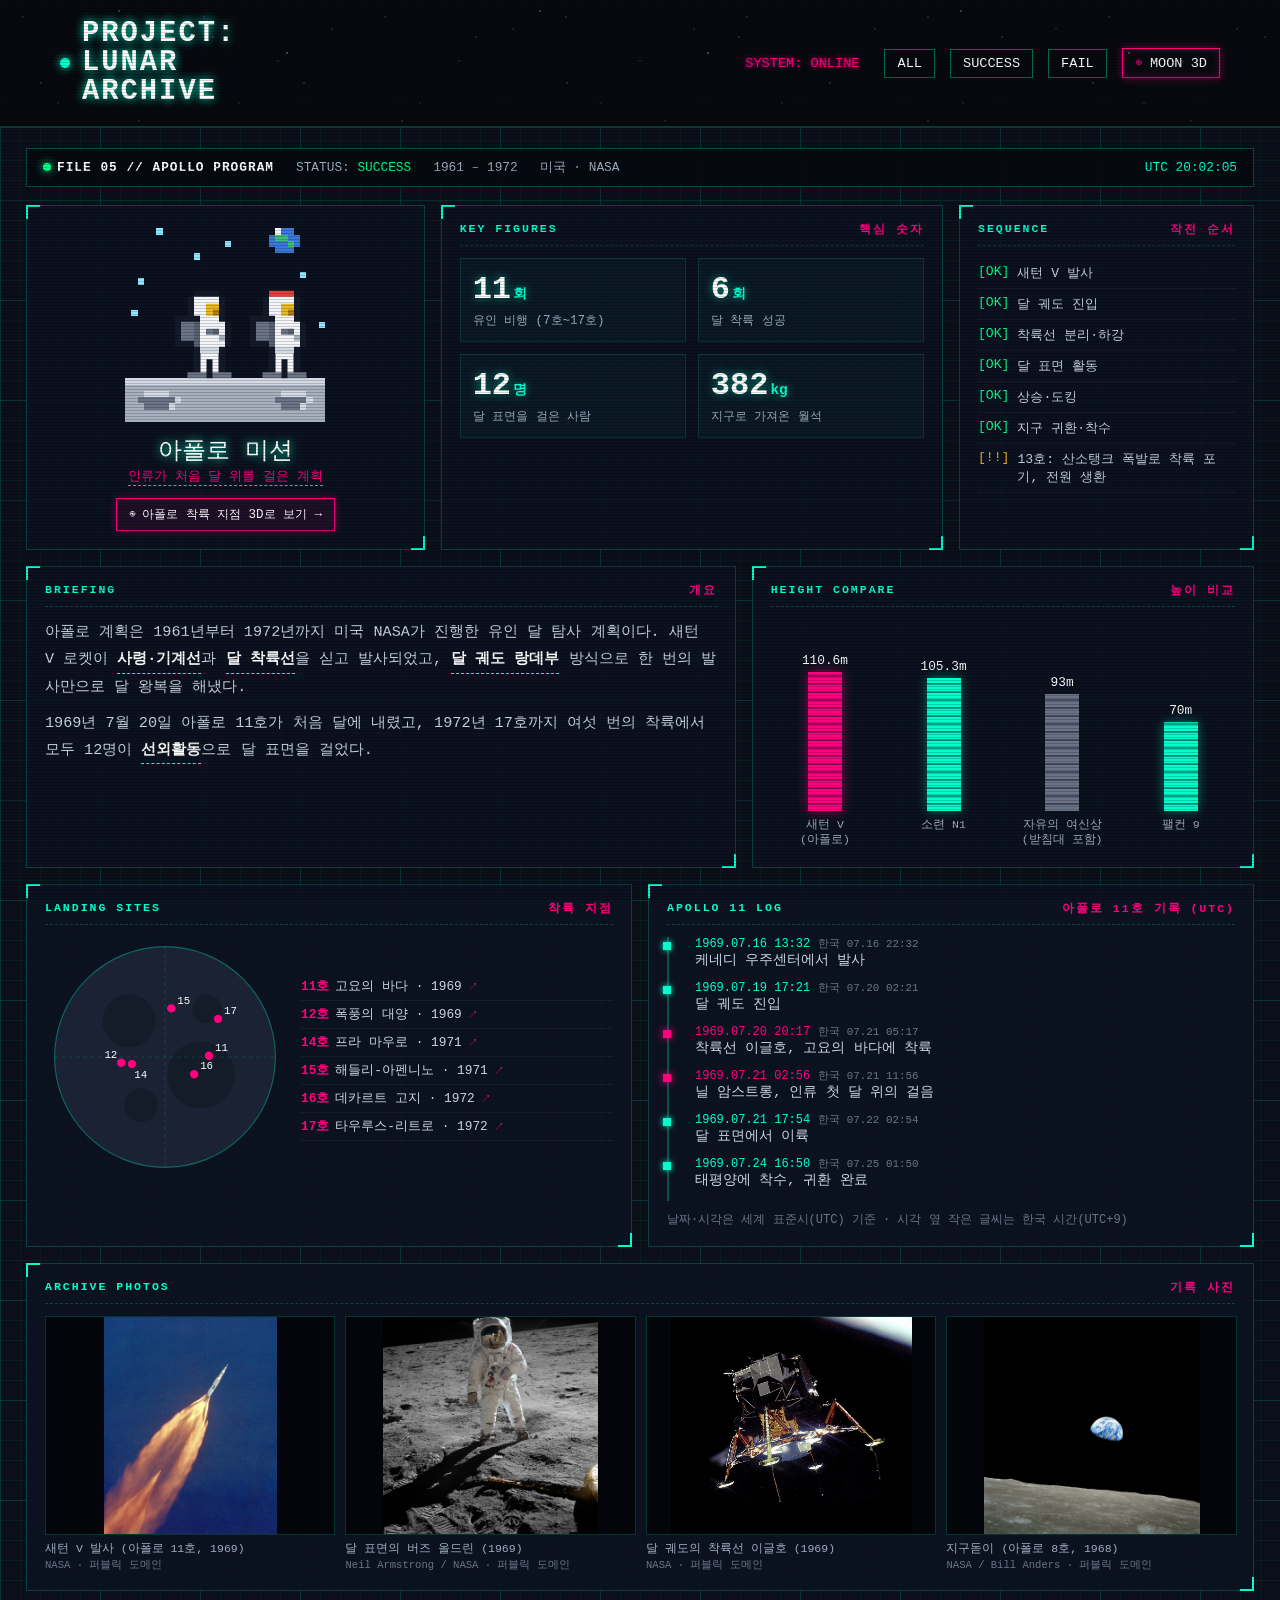
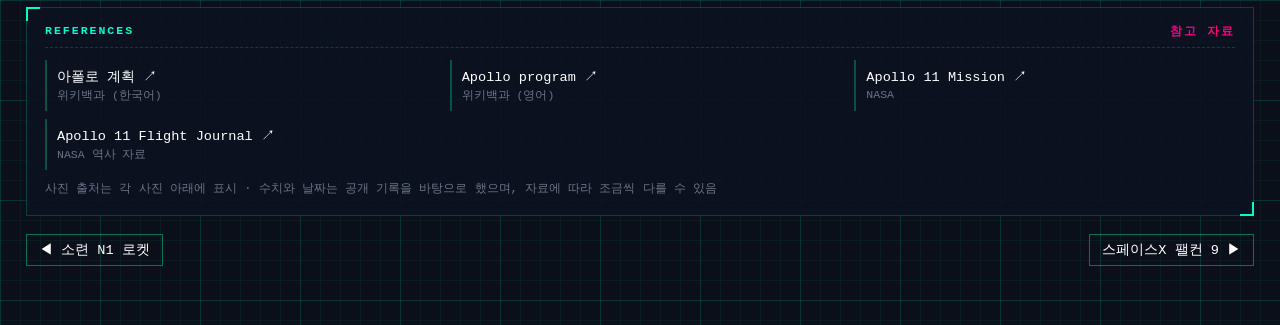
<file: detail/apollo.html>
<!DOCTYPE html>
<html lang="ko">
<head>
    <meta charset="UTF-8">
    <meta name="viewport" content="width=device-width, initial-scale=1">
    <title>아폴로 미션 | Lunar Rocket Archive</title>
    <link rel="stylesheet" href="../css/style.css">
    <link rel="stylesheet" href="../css/detail.css">
</head>
<body class="detail-body">

    <!-- 사이버펑크 무드 상단 헤더 (홈 화면과 동일, 로고를 누르면 홈으로) -->
    <header class="cyber-header">
        <div class="header-left">
            <span class="pulse-dot"></span>
            <h1><a href="../index.html" class="logo-link" aria-label="홈으로">PROJECT:<br>LUNAR<br>ARCHIVE</a></h1>
        </div>
        <nav class="header-nav">
            <span class="status-text">SYSTEM: ONLINE</span>
            <a href="../index.html#all" class="nav-btn">ALL</a>
            <a href="../index.html#success" class="nav-btn">SUCCESS</a>
            <a href="../index.html#failure" class="nav-btn">FAIL</a>
            <a href="../landing.html" class="nav-btn nav-3d">MOON 3D</a>
        </nav>
    </header>

    <!-- 관제실 화면: 패널 배치는 css/detail.css, 동작은 js/detail.js -->
    <main class="hud">
        <div class="mission-bar">
            <span><span class="led"></span><b>FILE 05 // APOLLO PROGRAM</b></span>
            <span>STATUS: <span class="status-ok">SUCCESS</span></span>
            <span>1961 – 1972</span>
            <span>미국 · NASA</span>
            <span class="clock">UTC --:--:--</span>
        </div>

        <div class="hud-grid">
            <section class="panel c4 hero-art">
                <div class="hero-frame">
                    <svg class="rocket-icon-img px-apollo" viewBox="0 0 32 32" shape-rendering="crispEdges" role="img" aria-label="아폴로 미션, 달 위를 걷는 두 우주비행사">
                      <g class="stars">
                        <path fill="#8fe8ff" d="M5 1h1v1h-1zM16 3h1v1h-1zM11 5h1v1h-1zM28 8h1v1h-1zM2 9h1v1h-1zM1 14h1v1h-1zM31 16h1v1h-1z"/>
                      </g>
                      <g class="earth">
                        <path fill="#f4f6fa" d="M24 1h1v1h-1z"/>
                        <path fill="#3a78d8" d="M25 1h2v1h-2zM23 2h1v1h-1zM26 2h2v1h-2zM23 3h3v1h-3zM27 3h1v1h-1zM24 4h3v1h-3z"/>
                        <path fill="#3fbf6f" d="M24 2h2v1h-2zM26 3h1v1h-1z"/>
                      </g>
                      <g class="ground">
                        <path fill="#d4dae4" d="M0 25h32v1h-32zM3 27h4v1h-4zM25 27h4v1h-4zM8 28h1v1h-1zM29 28h1v1h-1zM7 29h1v1h-1zM28 29h1v1h-1z"/>
                        <path fill="#a7b0bf" d="M0 26h32v1h-32zM0 27h3v1h-3zM7 27h18v1h-18zM29 27h3v1h-3zM0 28h2v1h-2zM9 28h15v1h-15zM30 28h2v1h-2zM0 29h3v1h-3zM8 29h17v1h-17zM29 29h3v1h-3zM0 30h32v1h-32zM0 31h32v1h-32z"/>
                        <path fill="#6b7487" d="M2 28h6v1h-6zM24 28h5v1h-5zM3 29h4v1h-4zM25 29h3v1h-3z"/>
                      </g>
                      <g class="walker w1">
                        <g class="suit">
                          <path fill="#141a2a" d="M5 11h4v1h-4zM4 12h1v1h-1zM9 12h1v1h-1zM4 13h1v1h-1zM9 13h1v1h-1zM4 14h1v1h-1zM9 14h1v1h-1zM2 15h4v1h-4zM9 15h1v1h-1zM2 16h1v1h-1zM10 16h1v1h-1zM2 17h1v1h-1zM10 17h1v1h-1zM2 18h1v1h-1zM10 18h1v1h-1zM2 19h3v1h-3zM10 19h1v1h-1zM5 20h1v1h-1zM9 20h1v1h-1z"/>
                          <path fill="#f4f6fa" d="M5 12h4v1h-4zM5 13h2v1h-2zM5 14h2v1h-2zM6 15h3v1h-3zM6 16h4v1h-4zM6 17h1v1h-1zM9 17h1v1h-1zM6 18h3v1h-3zM6 19h4v1h-4z"/>
                          <path fill="#e8b923" d="M7 13h2v1h-2zM7 14h1v1h-1z"/>
                          <path fill="#b07d12" d="M8 14h1v1h-1z"/>
                          <path fill="#6b7487" d="M3 16h2v1h-2zM3 17h2v1h-2zM7 17h1v1h-1zM3 18h2v1h-2z"/>
                          <path fill="#5a6070" d="M5 16h1v1h-1zM5 17h1v1h-1zM8 17h1v1h-1zM5 18h1v1h-1zM5 19h1v1h-1z"/>
                          <path fill="#a7b0bf" d="M9 18h1v1h-1z"/>
                          <path fill="#d4dae4" d="M6 20h3v1h-3z"/>
                        </g>
                        <g class="legs-a">
                          <path fill="#141a2a" d="M5 21h1v1h-1zM9 21h1v1h-1zM5 22h1v1h-1zM7 22h1v1h-1zM9 22h1v1h-1zM5 23h1v1h-1zM7 23h1v1h-1zM9 23h1v1h-1zM7 24h1v1h-1z"/>
                          <path fill="#f4f6fa" d="M6 21h3v1h-3zM6 22h1v1h-1zM8 22h1v1h-1zM6 23h1v1h-1zM8 23h1v1h-1z"/>
                          <path fill="#6b7487" d="M4 24h3v1h-3zM8 24h3v1h-3z"/>
                        </g>
                        <g class="legs-b">
                          <path fill="#141a2a" d="M5 21h1v1h-1zM9 21h1v1h-1zM4 22h1v1h-1zM6 22h1v1h-1zM8 22h1v1h-1zM10 22h1v1h-1zM3 23h1v1h-1zM5 23h1v1h-1zM9 23h1v1h-1zM11 23h1v1h-1z"/>
                          <path fill="#f4f6fa" d="M6 21h3v1h-3zM5 22h1v1h-1zM9 22h1v1h-1zM4 23h1v1h-1zM10 23h1v1h-1z"/>
                          <path fill="#6b7487" d="M3 24h3v1h-3zM9 24h3v1h-3z"/>
                        </g>
                      </g>
                      <g class="walker w2">
                        <g class="suit">
                          <path fill="#e0403a" d="M17 11h4v1h-4z"/>
                          <path fill="#141a2a" d="M16 12h1v1h-1zM21 12h1v1h-1zM16 13h1v1h-1zM21 13h1v1h-1zM16 14h1v1h-1zM21 14h1v1h-1zM14 15h4v1h-4zM21 15h1v1h-1zM14 16h1v1h-1zM22 16h1v1h-1zM14 17h1v1h-1zM22 17h1v1h-1zM14 18h1v1h-1zM22 18h1v1h-1zM14 19h3v1h-3zM22 19h1v1h-1zM17 20h1v1h-1zM21 20h1v1h-1z"/>
                          <path fill="#f4f6fa" d="M17 12h4v1h-4zM17 13h2v1h-2zM17 14h2v1h-2zM18 15h3v1h-3zM18 16h4v1h-4zM18 17h1v1h-1zM21 17h1v1h-1zM18 18h3v1h-3zM18 19h4v1h-4z"/>
                          <path fill="#e8b923" d="M19 13h2v1h-2zM19 14h1v1h-1z"/>
                          <path fill="#b07d12" d="M20 14h1v1h-1z"/>
                          <path fill="#6b7487" d="M15 16h2v1h-2zM15 17h2v1h-2zM19 17h1v1h-1zM15 18h2v1h-2z"/>
                          <path fill="#5a6070" d="M17 16h1v1h-1zM17 17h1v1h-1zM20 17h1v1h-1zM17 18h1v1h-1zM17 19h1v1h-1z"/>
                          <path fill="#a7b0bf" d="M21 18h1v1h-1z"/>
                          <path fill="#d4dae4" d="M18 20h3v1h-3z"/>
                        </g>
                        <g class="legs-a">
                          <path fill="#141a2a" d="M17 21h1v1h-1zM21 21h1v1h-1zM17 22h1v1h-1zM19 22h1v1h-1zM21 22h1v1h-1zM17 23h1v1h-1zM19 23h1v1h-1zM21 23h1v1h-1zM19 24h1v1h-1z"/>
                          <path fill="#f4f6fa" d="M18 21h3v1h-3zM18 22h1v1h-1zM20 22h1v1h-1zM18 23h1v1h-1zM20 23h1v1h-1z"/>
                          <path fill="#6b7487" d="M16 24h3v1h-3zM20 24h3v1h-3z"/>
                        </g>
                        <g class="legs-b">
                          <path fill="#141a2a" d="M17 21h1v1h-1zM21 21h1v1h-1zM16 22h1v1h-1zM18 22h1v1h-1zM20 22h1v1h-1zM22 22h1v1h-1zM15 23h1v1h-1zM17 23h1v1h-1zM21 23h1v1h-1zM23 23h1v1h-1z"/>
                          <path fill="#f4f6fa" d="M18 21h3v1h-3zM17 22h1v1h-1zM21 22h1v1h-1zM16 23h1v1h-1zM22 23h1v1h-1z"/>
                          <path fill="#6b7487" d="M15 24h3v1h-3zM21 24h3v1h-3z"/>
                        </g>
                      </g>
                    </svg>
                </div>
                <div class="hero-name">아폴로 미션</div>
                <div class="hero-sub">인류가 처음 달 위를 걸은 계획</div>
                <a class="to-3d" href="../landing.html#apollo-11">◉ 아폴로 착륙 지점 3D로 보기 <span aria-hidden="true">→</span></a>
            </section>

            <section class="panel c5">
                <h2 class="panel-title"><span>KEY FIGURES</span><span>핵심 숫자</span></h2>
                <div class="stats">
                    <div class="stat"><div class="stat-num"><span class="count">11</span><small>회</small></div><div class="stat-label">유인 비행 (7호~17호)</div></div>
                    <div class="stat"><div class="stat-num"><span class="count">6</span><small>회</small></div><div class="stat-label">달 착륙 성공</div></div>
                    <div class="stat"><div class="stat-num"><span class="count">12</span><small>명</small></div><div class="stat-label">달 표면을 걸은 사람</div></div>
                    <div class="stat"><div class="stat-num"><span class="count">382</span><small>kg</small></div><div class="stat-label">지구로 가져온 월석</div></div>
                </div>
            </section>

            <section class="panel c3">
                <h2 class="panel-title"><span>SEQUENCE</span><span>작전 순서</span></h2>
                <ul class="checklist">
                    <li><span class="ok">[OK]</span>새턴 V 발사</li>
                    <li><span class="ok">[OK]</span>달 궤도 진입</li>
                    <li><span class="ok">[OK]</span>착륙선 분리·하강</li>
                    <li><span class="ok">[OK]</span>달 표면 활동</li>
                    <li><span class="ok">[OK]</span>상승·도킹</li>
                    <li><span class="ok">[OK]</span>지구 귀환·착수</li>
                    <li><span class="warn">[!!]</span>13호: 산소탱크 폭발로 착륙 포기, 전원 생환</li>
                </ul>
            </section>

            <section class="panel c7 brief">
                <h2 class="panel-title"><span>BRIEFING</span><span>개요</span></h2>
                <p>아폴로 계획은 1961년부터 1972년까지 미국 NASA가 진행한 유인 달 탐사 계획이다. 새턴 V 로켓이 <button type="button" class="term" data-term="csm">사령·기계선</button>과 <button type="button" class="term" data-term="lm">달 착륙선</button>을 싣고 발사되었고, <button type="button" class="term" data-term="lor">달 궤도 랑데부</button> 방식으로 한 번의 발사만으로 달 왕복을 해냈다.</p>
                <p>1969년 7월 20일 아폴로 11호가 처음 달에 내렸고, 1972년 17호까지 여섯 번의 착륙에서 모두 12명이 <button type="button" class="term" data-term="eva">선외활동</button>으로 달 표면을 걸었다.</p>
            </section>

            <section class="panel c5">
                <h2 class="panel-title"><span>HEIGHT COMPARE</span><span>높이 비교</span></h2>
                <div class="heights">
                    <div class="h-col me"><span class="h-val">110.6m</span><div class="h-bar" style="--h: 88%"></div><span class="h-name">새턴 V<br>(아폴로)</span></div>
                    <div class="h-col"><span class="h-val">105.3m</span><div class="h-bar" style="--h: 84%"></div><span class="h-name">소련 N1</span></div>
                    <div class="h-col ref"><span class="h-val">93m</span><div class="h-bar" style="--h: 74%"></div><span class="h-name">자유의 여신상<br>(받침대 포함)</span></div>
                    <div class="h-col"><span class="h-val">70m</span><div class="h-bar" style="--h: 56%"></div><span class="h-name">팰컨 9</span></div>
                </div>
            </section>

            <section class="panel c6">
                <h2 class="panel-title"><span>LANDING SITES</span><span>착륙 지점</span></h2>
                <div class="moon-wrap">
                    <!-- 착륙 지점: [번호, 위도, 경도, 번호글자 위치 보정 x, y] — 점은 js/detail.js가 그림 -->
                    <svg class="moon" viewBox="0 0 200 200" role="img" aria-label="달 앞면의 아폴로 착륙 지점 6곳"
                         data-sites='[["11",0.67,23.47],["12",-3.01,-23.42,-14,-4],["14",-3.65,-17.47,2,12],["15",26.13,3.63],["16",-8.97,15.5],["17",20.19,30.77]]'>
                        <circle cx="100" cy="100" r="92" fill="#1a2233" stroke="#00ffcc55"/>
                        <circle cx="70" cy="70" r="22" fill="#141b29"/>
                        <circle cx="130" cy="115" r="28" fill="#141b29"/>
                        <circle cx="80" cy="140" r="14" fill="#141b29"/>
                        <circle cx="135" cy="60" r="12" fill="#141b29"/>
                        <line x1="8" y1="100" x2="192" y2="100" stroke="#00ffcc22" stroke-dasharray="3 3"/>
                        <line x1="100" y1="8" x2="100" y2="192" stroke="#00ffcc22" stroke-dasharray="3 3"/>
                    </svg>
                    <ul class="site-list">
                        <li><a href="../landing.html#apollo-11"><b>11호</b>고요의 바다 · 1969</a></li>
                        <li><a href="../landing.html#apollo-12"><b>12호</b>폭풍의 대양 · 1969</a></li>
                        <li><a href="../landing.html#apollo-14"><b>14호</b>프라 마우로 · 1971</a></li>
                        <li><a href="../landing.html#apollo-15"><b>15호</b>해들리-아펜니노 · 1971</a></li>
                        <li><a href="../landing.html#apollo-16"><b>16호</b>데카르트 고지 · 1972</a></li>
                        <li><a href="../landing.html#apollo-17"><b>17호</b>타우루스-리트로 · 1972</a></li>
                    </ul>
                </div>
            </section>

            <section class="panel c6">
                <h2 class="panel-title"><span>APOLLO 11 LOG</span><span>아폴로 11호 기록 (UTC)</span></h2>
                <ol class="timeline">
                    <li><time>1969.07.16 13:32</time>케네디 우주센터에서 발사</li>
                    <li><time>1969.07.19 17:21</time>달 궤도 진입</li>
                    <li class="key"><time>1969.07.20 20:17</time>착륙선 이글호, 고요의 바다에 착륙</li>
                    <li class="key"><time>1969.07.21 02:56</time>닐 암스트롱, 인류 첫 달 위의 걸음</li>
                    <li><time>1969.07.21 17:54</time>달 표면에서 이륙</li>
                    <li><time>1969.07.24 16:50</time>태평양에 착수, 귀환 완료</li>
                </ol>
                <p class="note">날짜·시각은 세계 표준시(UTC) 기준 · 시각 옆 작은 글씨는 한국 시간(UTC+9)</p>
            </section>

            <section class="panel c12">
                <h2 class="panel-title"><span>ARCHIVE PHOTOS</span><span>기록 사진</span></h2>
                <div class="gallery">
                    <figure class="photo-fig">
                        <a href="https://commons.wikimedia.org/wiki/File%3AApollo_11_Launch_-_GPN-2000-000628.jpg" target="_blank" rel="noopener"><img class="photo-img" src="../img/photos/apollo-1.jpg" alt="새턴 V 발사 (아폴로 11호, 1969)" loading="lazy"></a>
                        <figcaption class="caption">새턴 V 발사 (아폴로 11호, 1969)<span class="credit">NASA · 퍼블릭 도메인</span></figcaption>
                    </figure>
                    <figure class="photo-fig">
                        <a href="https://commons.wikimedia.org/wiki/File%3AAldrin_Apollo_11_original.jpg" target="_blank" rel="noopener"><img class="photo-img" src="../img/photos/apollo-2.jpg" alt="달 표면의 버즈 올드린 (1969)" loading="lazy"></a>
                        <figcaption class="caption">달 표면의 버즈 올드린 (1969)<span class="credit">Neil Armstrong / NASA · 퍼블릭 도메인</span></figcaption>
                    </figure>
                    <figure class="photo-fig">
                        <a href="https://commons.wikimedia.org/wiki/File%3AApollo_11_Lunar_Module_Eagle_in_landing_configuration_in_lunar_orbit_from_the_Command_and_Service_Module_Columbia.jpg" target="_blank" rel="noopener"><img class="photo-img" src="../img/photos/apollo-3.jpg" alt="달 궤도의 착륙선 이글호 (1969)" loading="lazy"></a>
                        <figcaption class="caption">달 궤도의 착륙선 이글호 (1969)<span class="credit">NASA · 퍼블릭 도메인</span></figcaption>
                    </figure>
                    <figure class="photo-fig">
                        <a href="https://commons.wikimedia.org/wiki/File%3ANASA-Apollo8-Dec24-Earthrise.jpg" target="_blank" rel="noopener"><img class="photo-img" src="../img/photos/apollo-4.jpg" alt="지구돋이 (아폴로 8호, 1968)" loading="lazy"></a>
                        <figcaption class="caption">지구돋이 (아폴로 8호, 1968)<span class="credit">NASA / Bill Anders · 퍼블릭 도메인</span></figcaption>
                    </figure>
                </div>
            </section>

            <section class="panel c12">
                <h2 class="panel-title"><span>REFERENCES</span><span>참고 자료</span></h2>
                <ul class="ref-list">
                    <li><a href="https://ko.wikipedia.org/wiki/아폴로_계획" target="_blank" rel="noopener">아폴로 계획 ↗</a><span class="ref-src">위키백과 (한국어)</span></li>
                    <li><a href="https://en.wikipedia.org/wiki/Apollo_program" target="_blank" rel="noopener">Apollo program ↗</a><span class="ref-src">위키백과 (영어)</span></li>
                    <li><a href="https://www.nasa.gov/mission/apollo-11/" target="_blank" rel="noopener">Apollo 11 Mission ↗</a><span class="ref-src">NASA</span></li>
                    <li><a href="https://www.nasa.gov/history/afj/ap11fj/" target="_blank" rel="noopener">Apollo 11 Flight Journal ↗</a><span class="ref-src">NASA 역사 자료</span></li>
                </ul>
                <p class="note">사진 출처는 각 사진 아래에 표시 · 수치와 날짜는 공개 기록을 바탕으로 했으며, 자료에 따라 조금씩 다를 수 있음</p>
            </section>
        </div>

        <nav class="nav-records" aria-label="다른 기록">
            <a href="n1.html" class="nav-btn prev">◀ 소련 N1 로켓</a>
            <a href="falcon9.html" class="nav-btn next">스페이스X 팰컨 9 ▶</a>
        </nav>
    </main>

    <script src="../js/glossary.js"></script>
    <script src="../js/detail.js"></script>
</body>
</html>
</file>
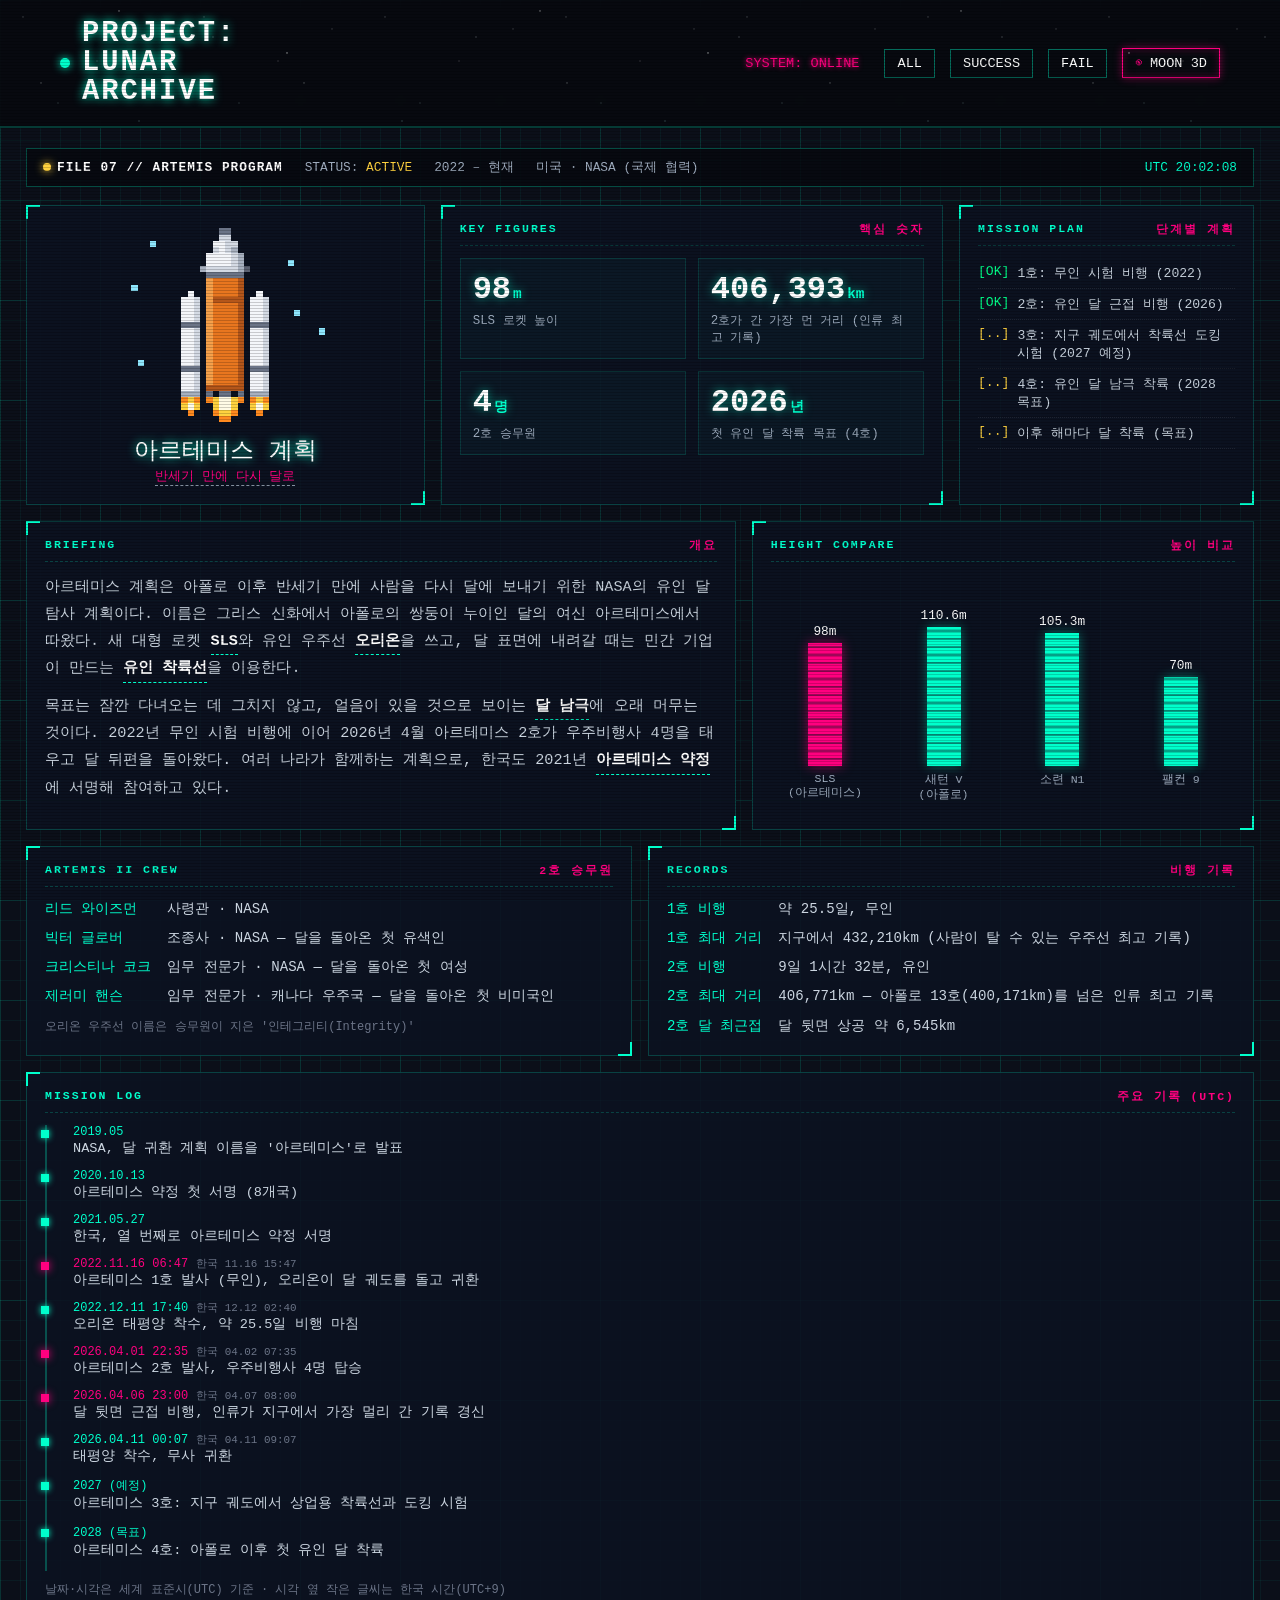
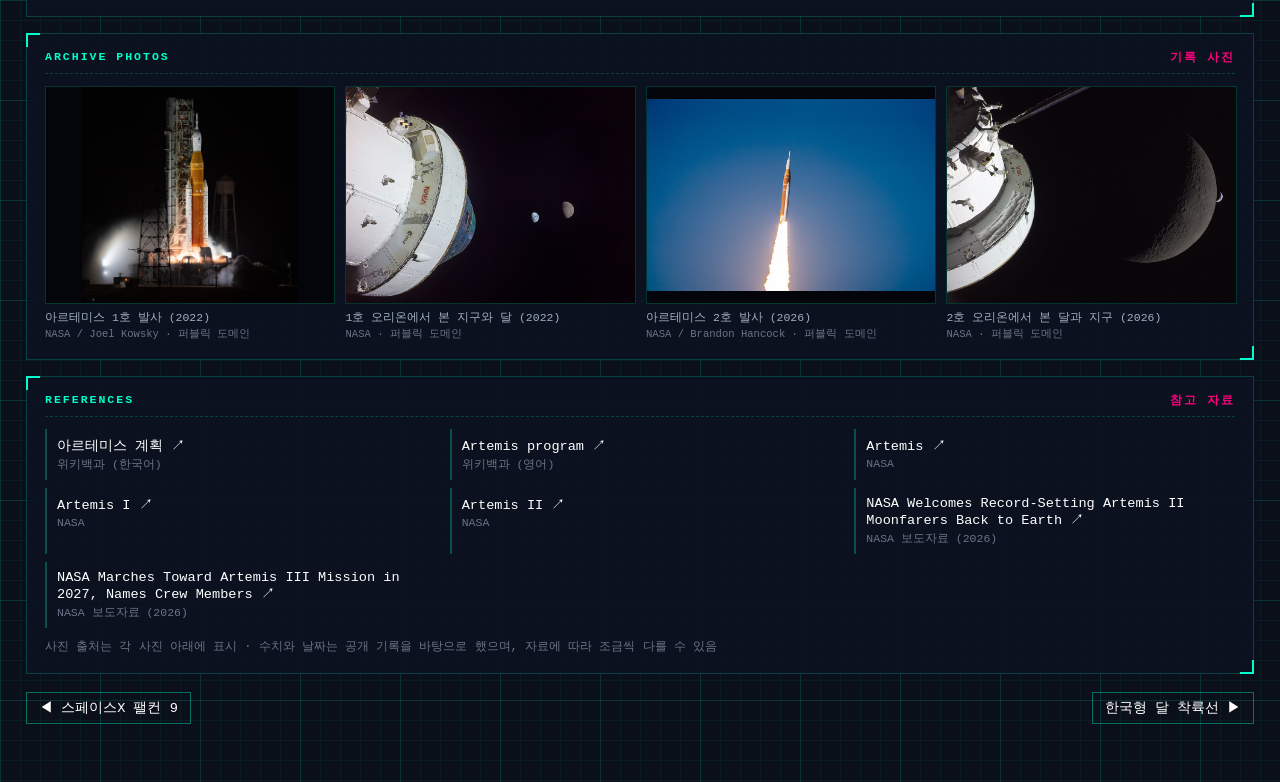
<file: detail/artemis.html>
<!DOCTYPE html>
<html lang="ko">
<head>
    <meta charset="UTF-8">
    <meta name="viewport" content="width=device-width, initial-scale=1">
    <title>아르테미스 계획 | Lunar Rocket Archive</title>
    <link rel="stylesheet" href="../css/style.css">
    <link rel="stylesheet" href="../css/detail.css">
</head>
<body class="detail-body">

    <!-- 사이버펑크 무드 상단 헤더 (홈 화면과 동일, 로고를 누르면 홈으로) -->
    <header class="cyber-header">
        <div class="header-left">
            <span class="pulse-dot"></span>
            <h1><a href="../index.html" class="logo-link" aria-label="홈으로">PROJECT:<br>LUNAR<br>ARCHIVE</a></h1>
        </div>
        <nav class="header-nav">
            <span class="status-text">SYSTEM: ONLINE</span>
            <a href="../index.html#all" class="nav-btn">ALL</a>
            <a href="../index.html#success" class="nav-btn">SUCCESS</a>
            <a href="../index.html#failure" class="nav-btn">FAIL</a>
            <a href="../landing.html" class="nav-btn nav-3d">MOON 3D</a>
        </nav>
    </header>

    <!-- 관제실 화면: 패널 배치는 css/detail.css, 동작은 js/detail.js -->
    <main class="hud">
        <div class="mission-bar mission-active">
            <span><span class="led"></span><b>FILE 07 // ARTEMIS PROGRAM</b></span>
            <span>STATUS: <span class="status-active">ACTIVE</span></span>
            <span>2022 – 현재</span>
            <span>미국 · NASA (국제 협력)</span>
            <span class="clock">UTC --:--:--</span>
        </div>

        <div class="hud-grid">
            <section class="panel c4 hero-art">
                <div class="hero-frame">
                    <svg class="rocket-icon-img px-artemis" viewBox="0 0 32 32" shape-rendering="crispEdges" role="img" aria-label="아르테미스 계획 SLS 로켓">
                      <g class="stars">
                        <path fill="#8fe8ff" d="M4 3h1v1h-1zM26 6h1v1h-1zM1 10h1v1h-1zM27 14h1v1h-1zM31 17h1v1h-1zM2 22h1v1h-1z"/>
                      </g>
                      <g class="rocket">
                        <g class="flame">
                          <path fill="#ff8a1f" d="M9 28h1v1h-1zM11 28h1v1h-1zM13 28h1v1h-1zM18 28h1v1h-1zM20 28h1v1h-1zM22 28h1v1h-1zM10 30h1v1h-1zM14 30h1v1h-1zM17 30h1v1h-1zM21 30h1v1h-1zM15 31h2v1h-2z"/>
                          <path fill="#ffd23f" d="M10 28h1v1h-1zM14 28h1v1h-1zM17 28h1v1h-1zM21 28h1v1h-1zM9 29h1v1h-1zM11 29h1v1h-1zM14 29h1v1h-1zM17 29h1v1h-1zM20 29h1v1h-1zM22 29h1v1h-1zM15 30h2v1h-2z"/>
                          <path fill="#fffbe6" d="M15 28h2v1h-2zM10 29h1v1h-1zM15 29h2v1h-2zM21 29h1v1h-1z"/>
                        </g>
                        <g class="srb-l">
                          <path fill="#f4f6fa" d="M10 11h1v1h-1zM9 12h2v1h-2zM9 13h2v1h-2zM9 14h2v1h-2zM9 15h2v1h-2zM9 17h2v1h-2zM9 18h2v1h-2zM9 19h2v1h-2zM9 20h2v1h-2zM9 21h2v1h-2zM9 22h2v1h-2zM9 24h2v1h-2zM9 25h2v1h-2zM9 26h2v1h-2z"/>
                          <path fill="#d4dae4" d="M11 12h1v1h-1zM11 13h1v1h-1zM11 14h1v1h-1zM11 15h1v1h-1zM11 17h1v1h-1zM11 18h1v1h-1zM11 19h1v1h-1zM11 20h1v1h-1zM11 21h1v1h-1zM11 22h1v1h-1zM11 24h1v1h-1zM11 25h1v1h-1zM11 26h1v1h-1z"/>
                          <path fill="#6b7487" d="M9 16h3v1h-3zM9 23h3v1h-3z"/>
                          <path fill="#a7b0bf" d="M9 27h3v1h-3z"/>
                        </g>
                        <g class="srb-r">
                          <path fill="#f4f6fa" d="M21 11h1v1h-1zM20 12h2v1h-2zM20 13h2v1h-2zM20 14h2v1h-2zM20 15h2v1h-2zM20 17h2v1h-2zM20 18h2v1h-2zM20 19h2v1h-2zM20 20h2v1h-2zM20 21h2v1h-2zM20 22h2v1h-2zM20 24h2v1h-2zM20 25h2v1h-2zM20 26h2v1h-2z"/>
                          <path fill="#d4dae4" d="M22 12h1v1h-1zM22 13h1v1h-1zM22 14h1v1h-1zM22 15h1v1h-1zM22 17h1v1h-1zM22 18h1v1h-1zM22 19h1v1h-1zM22 20h1v1h-1zM22 21h1v1h-1zM22 22h1v1h-1zM22 24h1v1h-1zM22 25h1v1h-1zM22 26h1v1h-1z"/>
                          <path fill="#6b7487" d="M20 16h3v1h-3zM20 23h3v1h-3z"/>
                          <path fill="#a7b0bf" d="M20 27h3v1h-3z"/>
                        </g>
                        <g class="core">
                          <path fill="#6b7487" d="M15 1h2v1h-2zM13 8h6v1h-6zM13 27h1v1h-1zM15 27h2v1h-2zM18 27h1v1h-1z"/>
                          <path fill="#d4dae4" d="M15 2h2v1h-2zM16 3h2v1h-2zM14 4h1v1h-1zM16 4h1v1h-1zM17 5h1v1h-1zM17 6h1v1h-1zM13 7h5v1h-5z"/>
                          <path fill="#f4f6fa" d="M14 3h2v1h-2zM15 4h1v1h-1zM13 5h4v1h-4zM13 6h4v1h-4z"/>
                          <path fill="#a7b0bf" d="M17 4h1v1h-1zM18 5h1v1h-1zM18 6h1v1h-1zM12 7h1v1h-1zM18 7h1v1h-1z"/>
                          <path fill="#5a6070" d="M19 7h1v1h-1z"/>
                          <path fill="#f6a04a" d="M13 9h1v1h-1zM13 10h1v1h-1zM13 11h1v1h-1zM13 12h1v1h-1zM13 13h1v1h-1zM13 14h1v1h-1zM13 15h1v1h-1zM13 16h1v1h-1zM13 17h1v1h-1zM13 18h1v1h-1zM13 19h1v1h-1zM13 20h1v1h-1zM13 21h1v1h-1zM13 22h1v1h-1zM13 23h1v1h-1zM13 24h1v1h-1zM13 25h1v1h-1z"/>
                          <path fill="#e8761f" d="M14 9h4v1h-4zM14 10h4v1h-4zM14 11h4v1h-4zM14 13h4v1h-4zM14 14h4v1h-4zM14 15h4v1h-4zM14 16h4v1h-4zM14 17h4v1h-4zM14 18h4v1h-4zM14 19h4v1h-4zM14 20h4v1h-4zM14 21h4v1h-4zM14 22h4v1h-4zM14 23h4v1h-4zM14 24h4v1h-4zM14 25h4v1h-4z"/>
                          <path fill="#b4561a" d="M18 9h1v1h-1zM18 10h1v1h-1zM18 11h1v1h-1zM14 12h5v1h-5zM18 13h1v1h-1zM18 14h1v1h-1zM18 15h1v1h-1zM18 16h1v1h-1zM18 17h1v1h-1zM18 18h1v1h-1zM18 19h1v1h-1zM18 20h1v1h-1zM18 21h1v1h-1zM18 22h1v1h-1zM18 23h1v1h-1zM18 24h1v1h-1zM18 25h1v1h-1zM13 26h6v1h-6z"/>
                        </g>
                      </g>
                    </svg>
                </div>
                <div class="hero-name">아르테미스 계획</div>
                <div class="hero-sub">반세기 만에 다시 달로</div>
            </section>

            <section class="panel c5">
                <h2 class="panel-title"><span>KEY FIGURES</span><span>핵심 숫자</span></h2>
                <div class="stats">
                    <div class="stat"><div class="stat-num"><span class="count">98</span><small>m</small></div><div class="stat-label">SLS 로켓 높이</div></div>
                    <div class="stat"><div class="stat-num"><span class="count">406,771</span><small>km</small></div><div class="stat-label">2호가 간 가장 먼 거리 (인류 최고 기록)</div></div>
                    <div class="stat"><div class="stat-num"><span class="count">4</span><small>명</small></div><div class="stat-label">2호 승무원</div></div>
                    <div class="stat"><div class="stat-num"><span class="count" data-plain>2028</span><small>년</small></div><div class="stat-label">첫 유인 달 착륙 목표 (4호)</div></div>
                </div>
            </section>

            <section class="panel c3">
                <h2 class="panel-title"><span>MISSION PLAN</span><span>단계별 계획</span></h2>
                <ul class="checklist">
                    <li><span class="ok">[OK]</span>1호: 무인 시험 비행 (2022)</li>
                    <li><span class="ok">[OK]</span>2호: 유인 달 근접 비행 (2026)</li>
                    <li><span class="next">[..]</span>3호: 지구 궤도에서 착륙선 도킹 시험 (2027 예정)</li>
                    <li><span class="next">[..]</span>4호: 유인 달 남극 착륙 (2028 목표)</li>
                    <li><span class="next">[..]</span>이후 해마다 달 착륙 (목표)</li>
                </ul>
            </section>

            <section class="panel c7 brief">
                <h2 class="panel-title"><span>BRIEFING</span><span>개요</span></h2>
                <p>아르테미스 계획은 아폴로 이후 반세기 만에 사람을 다시 달에 보내기 위한 NASA의 유인 달 탐사 계획이다. 이름은 그리스 신화에서 아폴로의 쌍둥이 누이인 달의 여신 아르테미스에서 따왔다. 새 대형 로켓 <button type="button" class="term" data-term="sls">SLS</button>와 유인 우주선 <button type="button" class="term" data-term="orion">오리온</button>을 쓰고, 달 표면에 내려갈 때는 민간 기업이 만드는 <button type="button" class="term" data-term="hls">유인 착륙선</button>을 이용한다.</p>
                <p>목표는 잠깐 다녀오는 데 그치지 않고, 얼음이 있을 것으로 보이는 <button type="button" class="term" data-term="southpole">달 남극</button>에 오래 머무는 것이다. 2022년 무인 시험 비행에 이어 2026년 4월 아르테미스 2호가 우주비행사 4명을 태우고 달 뒤편을 돌아왔다. 여러 나라가 함께하는 계획으로, 한국도 2021년 <button type="button" class="term" data-term="accords">아르테미스 약정</button>에 서명해 참여하고 있다.</p>
            </section>

            <section class="panel c5">
                <h2 class="panel-title"><span>HEIGHT COMPARE</span><span>높이 비교</span></h2>
                <div class="heights">
                    <div class="h-col me"><span class="h-val">98m</span><div class="h-bar" style="--h: 78%"></div><span class="h-name">SLS<br>(아르테미스)</span></div>
                    <div class="h-col"><span class="h-val">110.6m</span><div class="h-bar" style="--h: 88%"></div><span class="h-name">새턴 V<br>(아폴로)</span></div>
                    <div class="h-col"><span class="h-val">105.3m</span><div class="h-bar" style="--h: 84%"></div><span class="h-name">소련 N1</span></div>
                    <div class="h-col"><span class="h-val">70m</span><div class="h-bar" style="--h: 56%"></div><span class="h-name">팰컨 9</span></div>
                </div>
            </section>

            <section class="panel c6">
                <h2 class="panel-title"><span>ARTEMIS II CREW</span><span>2호 승무원</span></h2>
                <dl class="spec-list">
                    <dt>리드 와이즈먼</dt><dd>사령관 · NASA</dd>
                    <dt>빅터 글로버</dt><dd>조종사 · NASA — 달을 돌아온 첫 유색인</dd>
                    <dt>크리스티나 코크</dt><dd>임무 전문가 · NASA — 달을 돌아온 첫 여성</dd>
                    <dt>제러미 핸슨</dt><dd>임무 전문가 · 캐나다 우주국 — 달을 돌아온 첫 비미국인</dd>
                </dl>
                <p class="note">오리온 우주선 이름은 승무원이 지은 '인테그리티(Integrity)'</p>
            </section>

            <section class="panel c6">
                <h2 class="panel-title"><span>RECORDS</span><span>비행 기록</span></h2>
                <dl class="spec-list">
                    <dt>1호 비행</dt><dd>약 25.5일, 무인</dd>
                    <dt>1호 최대 거리</dt><dd>지구에서 432,210km (사람이 탈 수 있는 우주선 최고 기록)</dd>
                    <dt>2호 비행</dt><dd>9일 1시간 32분, 유인</dd>
                    <dt>2호 최대 거리</dt><dd>406,771km — 아폴로 13호(400,171km)를 넘은 인류 최고 기록</dd>
                    <dt>2호 달 최근접</dt><dd>달 뒷면 상공 약 6,545km</dd>
                </dl>
            </section>

            <section class="panel c12">
                <h2 class="panel-title"><span>MISSION LOG</span><span>주요 기록 (UTC)</span></h2>
                <ol class="timeline">
                    <li><time>2019.05</time>NASA, 달 귀환 계획 이름을 '아르테미스'로 발표</li>
                    <li><time>2020.10.13</time>아르테미스 약정 첫 서명 (8개국)</li>
                    <li><time>2021.05.27</time>한국, 열 번째로 아르테미스 약정 서명</li>
                    <li class="key"><time>2022.11.16 06:47</time>아르테미스 1호 발사 (무인), 오리온이 달 궤도를 돌고 귀환</li>
                    <li><time>2022.12.11 17:40</time>오리온 태평양 착수, 약 25.5일 비행 마침</li>
                    <li class="key"><time>2026.04.01 22:35</time>아르테미스 2호 발사, 우주비행사 4명 탑승</li>
                    <li class="key"><time>2026.04.06 23:00</time>달 뒷면 근접 비행, 인류가 지구에서 가장 멀리 간 기록 경신</li>
                    <li><time>2026.04.11 00:07</time>태평양 착수, 무사 귀환</li>
                    <li><time>2027 (예정)</time>아르테미스 3호: 지구 궤도에서 상업용 착륙선과 도킹 시험</li>
                    <li><time>2028 (목표)</time>아르테미스 4호: 아폴로 이후 첫 유인 달 착륙</li>
                </ol>
                <p class="note">날짜·시각은 세계 표준시(UTC) 기준 · 시각 옆 작은 글씨는 한국 시간(UTC+9)</p>
            </section>

            <section class="panel c12">
                <h2 class="panel-title"><span>ARCHIVE PHOTOS</span><span>기록 사진</span></h2>
                <div class="gallery">
                    <figure class="photo-fig">
                        <a href="https://commons.wikimedia.org/wiki/File%3AArtemis_I_Launch_%28NHQ202211160017%29.jpg" target="_blank" rel="noopener"><img class="photo-img" src="../img/photos/artemis-1.jpg" alt="아르테미스 1호 발사 (2022)" loading="lazy"></a>
                        <figcaption class="caption">아르테미스 1호 발사 (2022)<span class="credit">NASA / Joel Kowsky · 퍼블릭 도메인</span></figcaption>
                    </figure>
                    <figure class="photo-fig">
                        <a href="https://commons.wikimedia.org/wiki/File%3AArtemis_I_Flight_Day_13-_Orion%2C_Earth%2C_and_Moon_%28art001e000675%29.jpeg" target="_blank" rel="noopener"><img class="photo-img" src="../img/photos/artemis-2.jpg" alt="1호 오리온에서 본 지구와 달 (2022)" loading="lazy"></a>
                        <figcaption class="caption">1호 오리온에서 본 지구와 달 (2022)<span class="credit">NASA · 퍼블릭 도메인</span></figcaption>
                    </figure>
                    <figure class="photo-fig">
                        <a href="https://commons.wikimedia.org/wiki/File%3AArtemis_II_Launch_%28KSC-04012026-Artemis_II_Launch-5%29.jpg" target="_blank" rel="noopener"><img class="photo-img" src="../img/photos/artemis-3.jpg" alt="아르테미스 2호 발사 (2026)" loading="lazy"></a>
                        <figcaption class="caption">아르테미스 2호 발사 (2026)<span class="credit">NASA / Brandon Hancock · 퍼블릭 도메인</span></figcaption>
                    </figure>
                    <figure class="photo-fig">
                        <a href="https://commons.wikimedia.org/wiki/File%3AOrion_Seen_with_the_Moon_and_Earth_%28art002e016281%29.jpg" target="_blank" rel="noopener"><img class="photo-img" src="../img/photos/artemis-4.jpg" alt="2호 오리온에서 본 달과 지구 (2026)" loading="lazy"></a>
                        <figcaption class="caption">2호 오리온에서 본 달과 지구 (2026)<span class="credit">NASA · 퍼블릭 도메인</span></figcaption>
                    </figure>
                </div>
            </section>

            <section class="panel c12">
                <h2 class="panel-title"><span>REFERENCES</span><span>참고 자료</span></h2>
                <ul class="ref-list">
                    <li><a href="https://ko.wikipedia.org/wiki/아르테미스_계획" target="_blank" rel="noopener">아르테미스 계획 ↗</a><span class="ref-src">위키백과 (한국어)</span></li>
                    <li><a href="https://en.wikipedia.org/wiki/Artemis_program" target="_blank" rel="noopener">Artemis program ↗</a><span class="ref-src">위키백과 (영어)</span></li>
                    <li><a href="https://www.nasa.gov/humans-in-space/artemis/" target="_blank" rel="noopener">Artemis ↗</a><span class="ref-src">NASA</span></li>
                    <li><a href="https://www.nasa.gov/mission/artemis-i/" target="_blank" rel="noopener">Artemis I ↗</a><span class="ref-src">NASA</span></li>
                    <li><a href="https://www.nasa.gov/mission/artemis-ii/" target="_blank" rel="noopener">Artemis II ↗</a><span class="ref-src">NASA</span></li>
                    <li><a href="https://www.nasa.gov/news-release/nasa-welcomes-record-setting-artemis-ii-moonfarers-back-to-earth/" target="_blank" rel="noopener">NASA Welcomes Record-Setting Artemis II Moonfarers Back to Earth ↗</a><span class="ref-src">NASA 보도자료 (2026)</span></li>
                    <li><a href="https://www.nasa.gov/news-release/nasa-marches-toward-artemis-iii-mission-in-2027-names-crew-members/" target="_blank" rel="noopener">NASA Marches Toward Artemis III Mission in 2027, Names Crew Members ↗</a><span class="ref-src">NASA 보도자료 (2026)</span></li>
                </ul>
                <p class="note">사진 출처는 각 사진 아래에 표시 · 수치와 날짜는 공개 기록을 바탕으로 했으며, 자료에 따라 조금씩 다를 수 있음</p>
            </section>
        </div>

        <nav class="nav-records" aria-label="다른 기록">
            <a href="falcon9.html" class="nav-btn prev">◀ 스페이스X 팰컨 9</a>
            <a href="korea-lander.html" class="nav-btn next">한국형 달 착륙선 ▶</a>
        </nav>
    </main>

    <script src="../js/glossary.js"></script>
    <script src="../js/detail.js"></script>
</body>
</html>
</file>
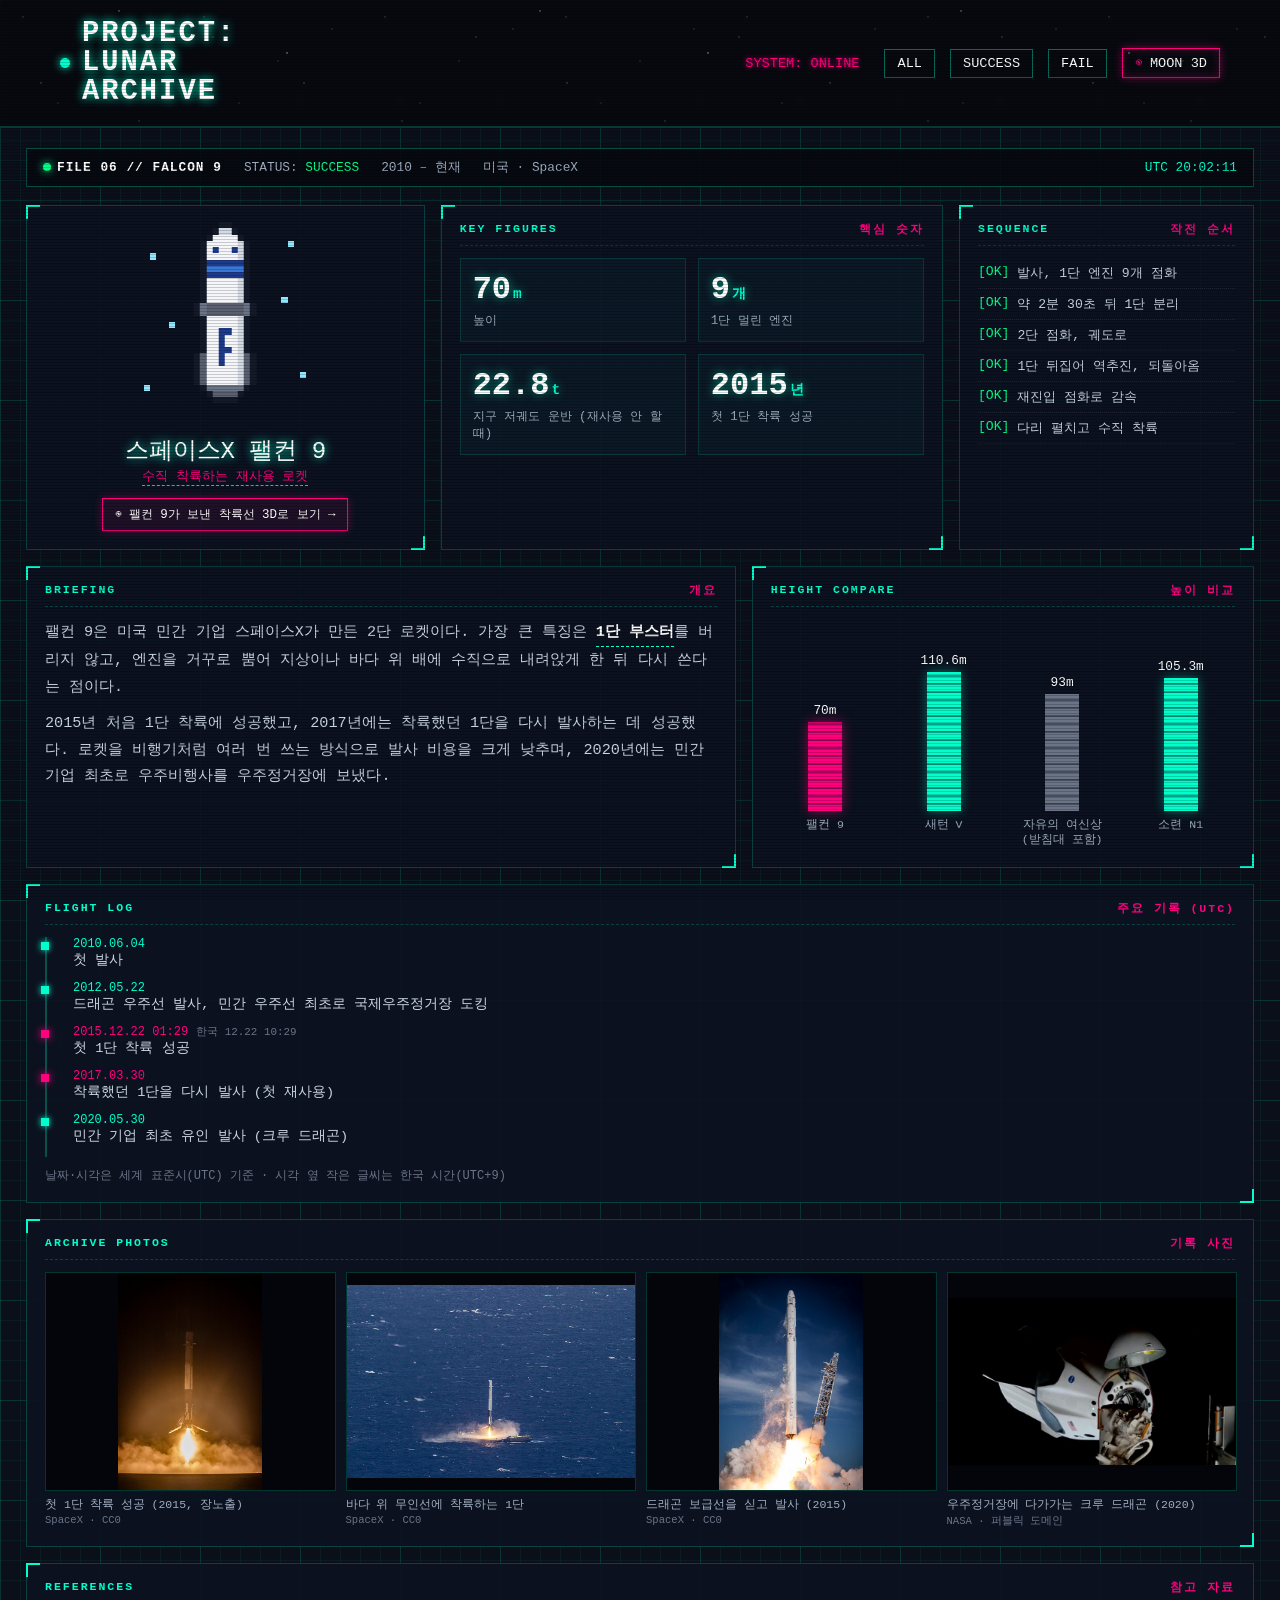
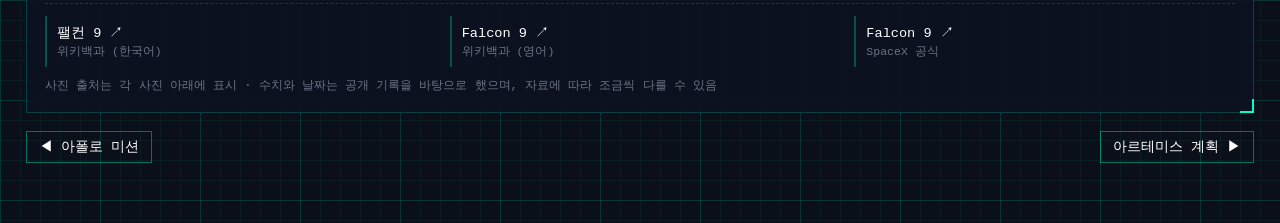
<file: detail/falcon9.html>
<!DOCTYPE html>
<html lang="ko">
<head>
    <meta charset="UTF-8">
    <meta name="viewport" content="width=device-width, initial-scale=1">
    <title>스페이스X 팰컨 9 | Lunar Rocket Archive</title>
    <link rel="stylesheet" href="../css/style.css">
    <link rel="stylesheet" href="../css/detail.css">
</head>
<body class="detail-body">

    <!-- 사이버펑크 무드 상단 헤더 (홈 화면과 동일, 로고를 누르면 홈으로) -->
    <header class="cyber-header">
        <div class="header-left">
            <span class="pulse-dot"></span>
            <h1><a href="../index.html" class="logo-link" aria-label="홈으로">PROJECT:<br>LUNAR<br>ARCHIVE</a></h1>
        </div>
        <nav class="header-nav">
            <span class="status-text">SYSTEM: ONLINE</span>
            <a href="../index.html#all" class="nav-btn">ALL</a>
            <a href="../index.html#success" class="nav-btn">SUCCESS</a>
            <a href="../index.html#failure" class="nav-btn">FAIL</a>
            <a href="../landing.html" class="nav-btn nav-3d">MOON 3D</a>
        </nav>
    </header>

    <!-- 관제실 화면: 패널 배치는 css/detail.css, 동작은 js/detail.js -->
    <main class="hud">
        <div class="mission-bar">
            <span><span class="led"></span><b>FILE 06 // FALCON 9</b></span>
            <span>STATUS: <span class="status-ok">SUCCESS</span></span>
            <span>2010 – 현재</span>
            <span>미국 · SpaceX</span>
            <span class="clock">UTC --:--:--</span>
        </div>

        <div class="hud-grid">
            <section class="panel c4 hero-art">
                <div class="hero-frame">
                    <svg class="rocket-icon-img px-falcon9" viewBox="0 0 32 32" shape-rendering="crispEdges" role="img" aria-label="스페이스X 팰컨 9">
                      <g class="stars">
                        <path fill="#8fe8ff" d="M26 3h1v1h-1zM4 5h1v1h-1zM25 12h1v1h-1zM7 16h1v1h-1zM28 24h1v1h-1zM3 26h1v1h-1z"/>
                      </g>
                      <g class="dust">
                        <path fill="#8a8f9c" d="M10 27h1v1h-1zM21 27h1v1h-1zM9 28h1v1h-1zM11 28h1v1h-1zM20 28h1v1h-1zM22 28h1v1h-1zM8 29h1v1h-1zM12 29h1v1h-1zM19 29h1v1h-1zM23 29h1v1h-1z"/>
                      </g>
                      <g class="rocket">
                        <g class="burn">
                          <g class="flame">
                            <path fill="#ff8a1f" d="M11 28h3v1h-3zM19 28h3v1h-3zM11 29h3v1h-3zM19 29h1v1h-1zM12 30h3v1h-3zM18 30h2v1h-2zM14 31h2v1h-2zM17 31h1v1h-1z"/>
                            <path fill="#ffd23f" d="M14 28h1v1h-1zM18 28h1v1h-1zM14 29h1v1h-1zM18 29h1v1h-1zM15 30h1v1h-1zM17 30h1v1h-1zM16 31h1v1h-1z"/>
                            <path fill="#fffbe6" d="M15 28h3v1h-3zM15 29h3v1h-3zM16 30h1v1h-1z"/>
                          </g>
                        </g>
                        <path fill="#141a2a" d="M15 0h2v1h-2zM14 1h1v1h-1zM17 1h1v1h-1zM13 2h1v1h-1zM18 2h1v1h-1zM12 3h1v1h-1zM19 3h1v1h-1zM12 4h1v1h-1zM19 4h1v1h-1zM12 5h1v1h-1zM19 5h1v1h-1zM12 6h1v1h-1zM19 6h1v1h-1zM12 7h1v1h-1zM19 7h1v1h-1zM12 8h1v1h-1zM19 8h1v1h-1zM12 9h1v1h-1zM19 9h1v1h-1zM12 10h1v1h-1zM19 10h1v1h-1zM12 11h1v1h-1zM19 11h1v1h-1zM12 12h1v1h-1zM19 12h1v1h-1zM11 13h1v1h-1zM20 13h1v1h-1zM11 14h1v1h-1zM20 14h1v1h-1zM12 15h1v1h-1zM19 15h1v1h-1zM12 16h1v1h-1zM19 16h1v1h-1zM12 17h1v1h-1zM19 17h1v1h-1zM12 18h1v1h-1zM19 18h1v1h-1zM12 19h1v1h-1zM19 19h1v1h-1zM12 20h1v1h-1zM19 20h1v1h-1zM11 21h1v1h-1zM20 21h1v1h-1zM11 22h1v1h-1zM20 22h1v1h-1zM11 23h1v1h-1zM20 23h1v1h-1zM11 24h1v1h-1zM20 24h1v1h-1zM11 25h1v1h-1zM20 25h1v1h-1zM12 26h1v1h-1zM19 26h1v1h-1zM13 27h1v1h-1zM18 27h1v1h-1zM14 28h4v1h-4z"/>
                        <path fill="#d4dae4" d="M15 1h2v1h-2zM18 3h1v1h-1zM18 4h1v1h-1zM18 5h1v1h-1zM18 9h1v1h-1zM18 10h1v1h-1zM18 11h1v1h-1zM18 12h1v1h-1zM18 15h1v1h-1zM18 16h1v1h-1zM18 17h1v1h-1zM18 18h1v1h-1zM18 19h1v1h-1zM18 20h1v1h-1zM18 21h1v1h-1zM18 22h1v1h-1zM18 23h1v1h-1zM18 24h1v1h-1zM18 25h1v1h-1z"/>
                        <path fill="#f4f6fa" d="M14 2h4v1h-4zM13 3h5v1h-5zM13 4h1v1h-1zM15 4h2v1h-2zM13 5h5v1h-5zM13 9h5v1h-5zM13 10h5v1h-5zM13 11h5v1h-5zM13 12h5v1h-5zM13 15h5v1h-5zM13 16h5v1h-5zM13 17h2v1h-2zM17 17h1v1h-1zM13 18h2v1h-2zM16 18h2v1h-2zM13 19h2v1h-2zM16 19h2v1h-2zM13 20h2v1h-2zM17 20h1v1h-1zM13 21h2v1h-2zM16 21h2v1h-2zM13 22h2v1h-2zM16 22h2v1h-2zM13 23h5v1h-5zM13 24h5v1h-5zM13 25h5v1h-5z"/>
                        <path fill="#1e3a8a" d="M14 4h1v1h-1zM17 4h1v1h-1zM13 6h6v1h-6zM13 8h6v1h-6zM15 17h2v1h-2zM15 18h1v1h-1zM15 19h1v1h-1zM15 20h2v1h-2zM15 21h1v1h-1zM15 22h1v1h-1z"/>
                        <path fill="#3a78d8" d="M13 7h6v1h-6z"/>
                        <path fill="#6b7487" d="M12 13h1v1h-1zM19 13h1v1h-1zM12 14h1v1h-1zM19 14h1v1h-1zM13 26h6v1h-6z"/>
                        <path fill="#5a6070" d="M13 13h6v1h-6zM13 14h6v1h-6zM12 21h1v1h-1zM19 21h1v1h-1zM12 22h1v1h-1zM19 22h1v1h-1zM12 23h1v1h-1zM19 23h1v1h-1zM12 24h1v1h-1zM19 24h1v1h-1zM12 25h1v1h-1zM19 25h1v1h-1zM14 27h4v1h-4z"/>
                      </g>
                    </svg>
                </div>
                <div class="hero-name">스페이스X 팰컨 9</div>
                <div class="hero-sub">수직 착륙하는 재사용 로켓</div>
                <a class="to-3d" href="../landing.html#im-1">◉ 팰컨 9가 보낸 착륙선 3D로 보기 <span aria-hidden="true">→</span></a>
            </section>

            <section class="panel c5">
                <h2 class="panel-title"><span>KEY FIGURES</span><span>핵심 숫자</span></h2>
                <div class="stats">
                    <div class="stat"><div class="stat-num"><span class="count">70</span><small>m</small></div><div class="stat-label">높이</div></div>
                    <div class="stat"><div class="stat-num"><span class="count">9</span><small>개</small></div><div class="stat-label">1단 멀린 엔진</div></div>
                    <div class="stat"><div class="stat-num"><span class="count">22.8</span><small>t</small></div><div class="stat-label">지구 저궤도 운반 (재사용 안 할 때)</div></div>
                    <div class="stat"><div class="stat-num"><span class="count" data-plain>2015</span><small>년</small></div><div class="stat-label">첫 1단 착륙 성공</div></div>
                </div>
            </section>

            <section class="panel c3">
                <h2 class="panel-title"><span>SEQUENCE</span><span>작전 순서</span></h2>
                <ul class="checklist">
                    <li><span class="ok">[OK]</span>발사, 1단 엔진 9개 점화</li>
                    <li><span class="ok">[OK]</span>약 2분 30초 뒤 1단 분리</li>
                    <li><span class="ok">[OK]</span>2단 점화, 궤도로</li>
                    <li><span class="ok">[OK]</span>1단 뒤집어 역추진, 되돌아옴</li>
                    <li><span class="ok">[OK]</span>재진입 점화로 감속</li>
                    <li><span class="ok">[OK]</span>다리 펼치고 수직 착륙</li>
                </ul>
            </section>

            <section class="panel c7 brief">
                <h2 class="panel-title"><span>BRIEFING</span><span>개요</span></h2>
                <p>팰컨 9은 미국 민간 기업 스페이스X가 만든 2단 로켓이다. 가장 큰 특징은 <button type="button" class="term" data-term="booster">1단 부스터</button>를 버리지 않고, 엔진을 거꾸로 뿜어 지상이나 바다 위 배에 수직으로 내려앉게 한 뒤 다시 쓴다는 점이다.</p>
                <p>2015년 처음 1단 착륙에 성공했고, 2017년에는 착륙했던 1단을 다시 발사하는 데 성공했다. 로켓을 비행기처럼 여러 번 쓰는 방식으로 발사 비용을 크게 낮추며, 2020년에는 민간 기업 최초로 우주비행사를 우주정거장에 보냈다.</p>
            </section>

            <section class="panel c5">
                <h2 class="panel-title"><span>HEIGHT COMPARE</span><span>높이 비교</span></h2>
                <div class="heights">
                    <div class="h-col me"><span class="h-val">70m</span><div class="h-bar" style="--h: 56%"></div><span class="h-name">팰컨 9</span></div>
                    <div class="h-col"><span class="h-val">110.6m</span><div class="h-bar" style="--h: 88%"></div><span class="h-name">새턴 V</span></div>
                    <div class="h-col ref"><span class="h-val">93m</span><div class="h-bar" style="--h: 74%"></div><span class="h-name">자유의 여신상<br>(받침대 포함)</span></div>
                    <div class="h-col"><span class="h-val">105.3m</span><div class="h-bar" style="--h: 84%"></div><span class="h-name">소련 N1</span></div>
                </div>
            </section>

            <section class="panel c12">
                <h2 class="panel-title"><span>FLIGHT LOG</span><span>주요 기록 (UTC)</span></h2>
                <ol class="timeline">
                    <li><time>2010.06.04</time>첫 발사</li>
                    <li><time>2012.05.22</time>드래곤 우주선 발사, 민간 우주선 최초로 국제우주정거장 도킹</li>
                    <li class="key"><time>2015.12.22 01:29</time>첫 1단 착륙 성공</li>
                    <li class="key"><time>2017.03.30</time>착륙했던 1단을 다시 발사 (첫 재사용)</li>
                    <li><time>2020.05.30</time>민간 기업 최초 유인 발사 (크루 드래곤)</li>
                </ol>
                <p class="note">날짜·시각은 세계 표준시(UTC) 기준 · 시각 옆 작은 글씨는 한국 시간(UTC+9)</p>
            </section>

            <section class="panel c12">
                <h2 class="panel-title"><span>ARCHIVE PHOTOS</span><span>기록 사진</span></h2>
                <div class="gallery">
                    <figure class="photo-fig">
                        <a href="https://commons.wikimedia.org/wiki/File%3AORBCOMM-2_%2823282658734%29.jpg" target="_blank" rel="noopener"><img class="photo-img" src="../img/photos/falcon9-1.jpg" alt="첫 1단 착륙 성공 (2015, 장노출)" loading="lazy"></a>
                        <figcaption class="caption">첫 1단 착륙 성공 (2015, 장노출)<span class="credit">SpaceX · CC0</span></figcaption>
                    </figure>
                    <figure class="photo-fig">
                        <a href="https://commons.wikimedia.org/wiki/File%3AFalcon_9_first_stage_landing_on_Droneship.jpg" target="_blank" rel="noopener"><img class="photo-img" src="../img/photos/falcon9-2.jpg" alt="바다 위 무인선에 착륙하는 1단" loading="lazy"></a>
                        <figcaption class="caption">바다 위 무인선에 착륙하는 1단<span class="credit">SpaceX · CC0</span></figcaption>
                    </figure>
                    <figure class="photo-fig">
                        <a href="https://commons.wikimedia.org/wiki/File%3ALaunch_of_Falcon_9_carrying_CRS-6_Dragon_%2817170624642%29.jpg" target="_blank" rel="noopener"><img class="photo-img" src="../img/photos/falcon9-3.jpg" alt="드래곤 보급선을 싣고 발사 (2015)" loading="lazy"></a>
                        <figcaption class="caption">드래곤 보급선을 싣고 발사 (2015)<span class="credit">SpaceX · CC0</span></figcaption>
                    </figure>
                    <figure class="photo-fig">
                        <a href="https://commons.wikimedia.org/wiki/File%3ACrew_Dragon_Demo_2_close_to_docking_with_ISS.png" target="_blank" rel="noopener"><img class="photo-img" src="../img/photos/falcon9-4.png" alt="우주정거장에 다가가는 크루 드래곤 (2020)" loading="lazy"></a>
                        <figcaption class="caption">우주정거장에 다가가는 크루 드래곤 (2020)<span class="credit">NASA · 퍼블릭 도메인</span></figcaption>
                    </figure>
                </div>
            </section>

            <section class="panel c12">
                <h2 class="panel-title"><span>REFERENCES</span><span>참고 자료</span></h2>
                <ul class="ref-list">
                    <li><a href="https://ko.wikipedia.org/wiki/팰컨_9" target="_blank" rel="noopener">팰컨 9 ↗</a><span class="ref-src">위키백과 (한국어)</span></li>
                    <li><a href="https://en.wikipedia.org/wiki/Falcon_9" target="_blank" rel="noopener">Falcon 9 ↗</a><span class="ref-src">위키백과 (영어)</span></li>
                    <li><a href="https://www.spacex.com/vehicles/falcon-9/" target="_blank" rel="noopener">Falcon 9 ↗</a><span class="ref-src">SpaceX 공식</span></li>
                </ul>
                <p class="note">사진 출처는 각 사진 아래에 표시 · 수치와 날짜는 공개 기록을 바탕으로 했으며, 자료에 따라 조금씩 다를 수 있음</p>
            </section>
        </div>

        <nav class="nav-records" aria-label="다른 기록">
            <a href="apollo.html" class="nav-btn prev">◀ 아폴로 미션</a>
            <a href="artemis.html" class="nav-btn next">아르테미스 계획 ▶</a>
        </nav>
    </main>

    <script src="../js/glossary.js"></script>
    <script src="../js/detail.js"></script>
</body>
</html>
</file>
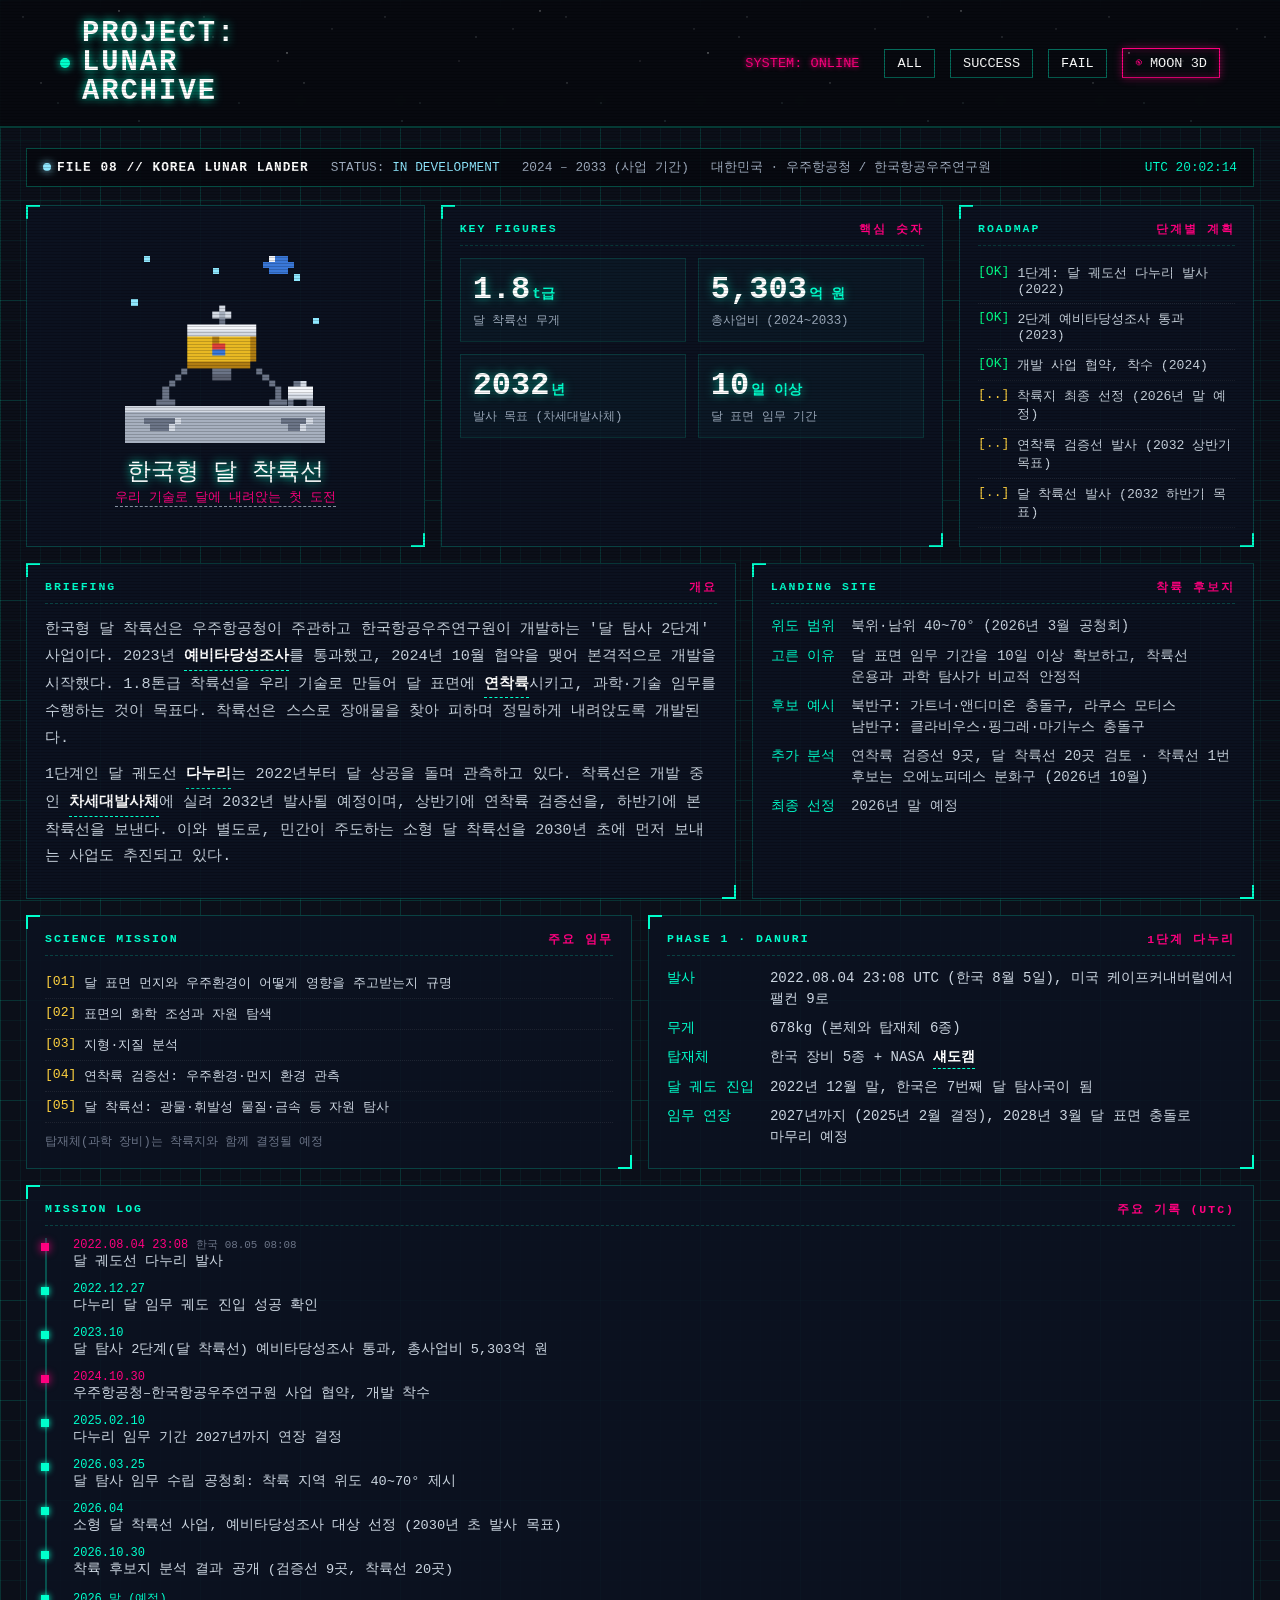
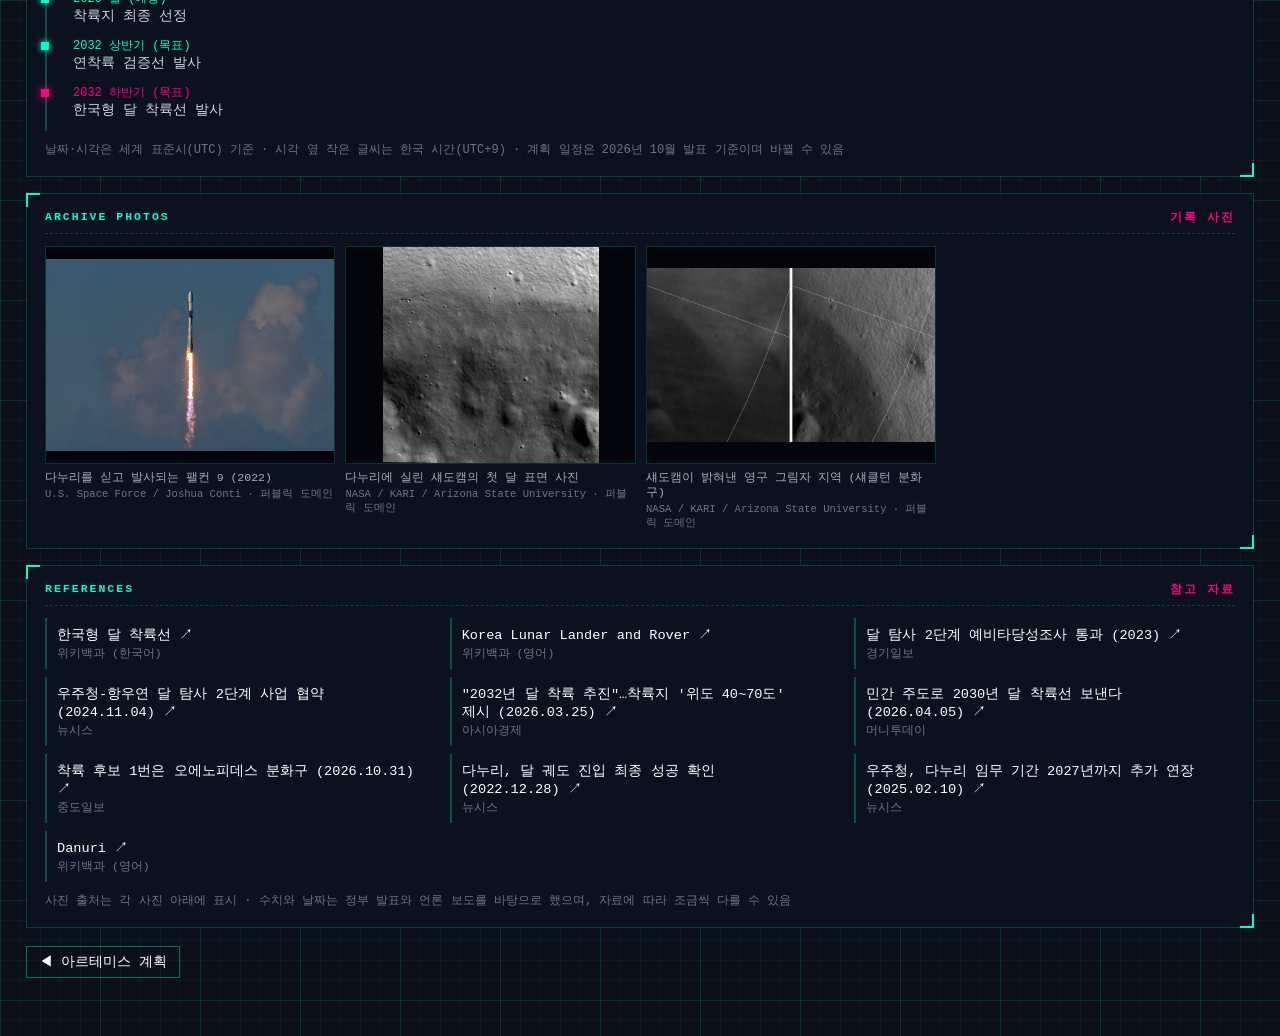
<file: detail/korea-lander.html>
<!DOCTYPE html>
<html lang="ko">
<head>
    <meta charset="UTF-8">
    <meta name="viewport" content="width=device-width, initial-scale=1">
    <title>한국형 달 착륙선 | Lunar Rocket Archive</title>
    <link rel="stylesheet" href="../css/style.css">
    <link rel="stylesheet" href="../css/detail.css">
</head>
<body class="detail-body">

    <!-- 사이버펑크 무드 상단 헤더 (홈 화면과 동일, 로고를 누르면 홈으로) -->
    <header class="cyber-header">
        <div class="header-left">
            <span class="pulse-dot"></span>
            <h1><a href="../index.html" class="logo-link" aria-label="홈으로">PROJECT:<br>LUNAR<br>ARCHIVE</a></h1>
        </div>
        <nav class="header-nav">
            <span class="status-text">SYSTEM: ONLINE</span>
            <a href="../index.html#all" class="nav-btn">ALL</a>
            <a href="../index.html#success" class="nav-btn">SUCCESS</a>
            <a href="../index.html#failure" class="nav-btn">FAIL</a>
            <a href="../landing.html" class="nav-btn nav-3d">MOON 3D</a>
        </nav>
    </header>

    <!-- 관제실 화면: 패널 배치는 css/detail.css, 동작은 js/detail.js -->
    <main class="hud">
        <div class="mission-bar mission-planned">
            <span><span class="led"></span><b>FILE 08 // KOREA LUNAR LANDER</b></span>
            <span>STATUS: <span class="status-planned">IN DEVELOPMENT</span></span>
            <span>2024 – 2033 (사업 기간)</span>
            <span>대한민국 · 우주항공청 / 한국항공우주연구원</span>
            <span class="clock">UTC --:--:--</span>
        </div>

        <div class="hud-grid">
            <section class="panel c4 hero-art">
                <div class="hero-frame">
                    <svg class="rocket-icon-img px-krlander" viewBox="0 0 32 32" shape-rendering="crispEdges" role="img" aria-label="한국형 달 착륙선">
                      <g class="stars">
                        <path fill="#8fe8ff" d="M3 2h1v1h-1zM14 4h1v1h-1zM27 5h1v1h-1zM1 9h1v1h-1zM30 12h1v1h-1z"/>
                      </g>
                      <g class="earth">
                        <path fill="#f4f6fa" d="M23 2h1v1h-1z"/>
                        <path fill="#3a78d8" d="M24 2h2v1h-2zM22 3h5v1h-5zM23 4h3v1h-3z"/>
                      </g>
                      <g class="ground">
                        <path fill="#d4dae4" d="M0 26h32v1h-32zM8 28h1v1h-1zM29 28h1v1h-1zM7 29h1v1h-1zM28 29h1v1h-1z"/>
                        <path fill="#a7b0bf" d="M0 27h32v1h-32zM0 28h3v1h-3zM9 28h16v1h-16zM30 28h2v1h-2zM0 29h4v1h-4zM8 29h18v1h-18zM29 29h3v1h-3zM0 30h32v1h-32zM0 31h32v1h-32z"/>
                        <path fill="#6b7487" d="M3 28h5v1h-5zM25 28h4v1h-4zM4 29h3v1h-3zM26 29h2v1h-2z"/>
                      </g>
                      <g class="dust">
                        <path fill="#a7b0bf" d="M4 24h1v1h-1zM27 24h1v1h-1zM5 25h1v1h-1zM26 25h1v1h-1z"/>
                        <path fill="#d4dae4" d="M2 25h1v1h-1zM29 25h1v1h-1z"/>
                      </g>
                      <g class="rover">
                        <path fill="#6b7487" d="M27 22h1v1h-1zM26 25h1v1h-1zM29 25h1v1h-1z"/>
                        <path fill="#d4dae4" d="M28 22h1v1h-1zM26 24h4v1h-4z"/>
                        <path fill="#f4f6fa" d="M26 23h4v1h-4z"/>
                      </g>
                      <g class="craft">
                        <g class="thrust">
                          <path fill="#ff8a1f" d="M14 22h1v1h-1zM16 22h1v1h-1zM15 24h1v1h-1z"/>
                          <path fill="#ffd23f" d="M15 22h1v1h-1zM14 23h1v1h-1zM16 23h1v1h-1z"/>
                          <path fill="#fffbe6" d="M15 23h1v1h-1z"/>
                        </g>
                        <g class="lander">
                          <path fill="#d4dae4" d="M15 10h1v1h-1zM14 11h1v1h-1zM16 11h1v1h-1zM10 14h11v1h-11z"/>
                          <path fill="#a7b0bf" d="M15 11h1v1h-1z"/>
                          <path fill="#6b7487" d="M15 12h1v1h-1zM9 20h1v1h-1zM14 20h3v1h-3zM21 20h1v1h-1zM8 21h1v1h-1zM22 21h1v1h-1zM7 22h1v1h-1zM23 22h1v1h-1zM6 23h1v1h-1zM24 23h1v1h-1zM6 24h1v1h-1zM24 24h1v1h-1zM5 25h3v1h-3zM23 25h3v1h-3z"/>
                          <path fill="#f4f6fa" d="M10 13h11v1h-11z"/>
                          <path fill="#e8b923" d="M10 15h4v1h-4zM15 15h5v1h-5zM10 16h4v1h-4zM16 16h4v1h-4zM10 17h4v1h-4zM16 17h4v1h-4zM10 18h10v1h-10z"/>
                          <path fill="#b07d12" d="M14 15h1v1h-1zM20 15h1v1h-1zM20 16h1v1h-1zM20 17h1v1h-1zM20 18h1v1h-1zM10 19h10v1h-10z"/>
                          <path fill="#e0403a" d="M14 16h2v1h-2z"/>
                          <path fill="#3a78d8" d="M14 17h2v1h-2z"/>
                          <path fill="#5a6070" d="M14 21h3v1h-3z"/>
                        </g>
                      </g>
                    </svg>
                </div>
                <div class="hero-name">한국형 달 착륙선</div>
                <div class="hero-sub">우리 기술로 달에 내려앉는 첫 도전</div>
            </section>

            <section class="panel c5">
                <h2 class="panel-title"><span>KEY FIGURES</span><span>핵심 숫자</span></h2>
                <div class="stats">
                    <div class="stat"><div class="stat-num"><span class="count">1.8</span><small>t급</small></div><div class="stat-label">달 착륙선 무게</div></div>
                    <div class="stat"><div class="stat-num"><span class="count">5,303</span><small>억 원</small></div><div class="stat-label">총사업비 (2024~2033)</div></div>
                    <div class="stat"><div class="stat-num"><span class="count" data-plain>2032</span><small>년</small></div><div class="stat-label">발사 목표 (차세대발사체)</div></div>
                    <div class="stat"><div class="stat-num"><span class="count">10</span><small>일 이상</small></div><div class="stat-label">달 표면 임무 기간</div></div>
                </div>
            </section>

            <section class="panel c3">
                <h2 class="panel-title"><span>ROADMAP</span><span>단계별 계획</span></h2>
                <ul class="checklist">
                    <li><span class="ok">[OK]</span>1단계: 달 궤도선 다누리 발사 (2022)</li>
                    <li><span class="ok">[OK]</span>2단계 예비타당성조사 통과 (2023)</li>
                    <li><span class="ok">[OK]</span>개발 사업 협약, 착수 (2024)</li>
                    <li><span class="next">[..]</span>착륙지 최종 선정 (2026년 말 예정)</li>
                    <li><span class="next">[..]</span>연착륙 검증선 발사 (2032 상반기 목표)</li>
                    <li><span class="next">[..]</span>달 착륙선 발사 (2032 하반기 목표)</li>
                </ul>
            </section>

            <section class="panel c7 brief">
                <h2 class="panel-title"><span>BRIEFING</span><span>개요</span></h2>
                <p>한국형 달 착륙선은 우주항공청이 주관하고 한국항공우주연구원이 개발하는 '달 탐사 2단계' 사업이다. 2023년 <button type="button" class="term" data-term="pfs">예비타당성조사</button>를 통과했고, 2024년 10월 협약을 맺어 본격적으로 개발을 시작했다. 1.8톤급 착륙선을 우리 기술로 만들어 달 표면에 <button type="button" class="term" data-term="softlanding">연착륙</button>시키고, 과학·기술 임무를 수행하는 것이 목표다. 착륙선은 스스로 장애물을 찾아 피하며 정밀하게 내려앉도록 개발된다.</p>
                <p>1단계인 달 궤도선 <button type="button" class="term" data-term="danuri">다누리</button>는 2022년부터 달 상공을 돌며 관측하고 있다. 착륙선은 개발 중인 <button type="button" class="term" data-term="kslv3">차세대발사체</button>에 실려 2032년 발사될 예정이며, 상반기에 연착륙 검증선을, 하반기에 본 착륙선을 보낸다. 이와 별도로, 민간이 주도하는 소형 달 착륙선을 2030년 초에 먼저 보내는 사업도 추진되고 있다.</p>
            </section>

            <section class="panel c5">
                <h2 class="panel-title"><span>LANDING SITE</span><span>착륙 후보지</span></h2>
                <dl class="spec-list">
                    <dt>위도 범위</dt><dd>북위·남위 40~70° (2026년 3월 공청회)</dd>
                    <dt>고른 이유</dt><dd>달 표면 임무 기간을 10일 이상 확보하고, 착륙선 운용과 과학 탐사가 비교적 안정적</dd>
                    <dt>후보 예시</dt><dd>북반구: 가트너·앤디미온 충돌구, 라쿠스 모티스<br>남반구: 클라비우스·핑그레·마기누스 충돌구</dd>
                    <dt>추가 분석</dt><dd>연착륙 검증선 9곳, 달 착륙선 20곳 검토 · 착륙선 1번 후보는 오에노피데스 분화구 (2026년 10월)</dd>
                    <dt>최종 선정</dt><dd>2026년 말 예정</dd>
                </dl>
            </section>

            <section class="panel c6">
                <h2 class="panel-title"><span>SCIENCE MISSION</span><span>주요 임무</span></h2>
                <ul class="checklist">
                    <li><span class="next">[01]</span>달 표면 먼지와 우주환경이 어떻게 영향을 주고받는지 규명</li>
                    <li><span class="next">[02]</span>표면의 화학 조성과 자원 탐색</li>
                    <li><span class="next">[03]</span>지형·지질 분석</li>
                    <li><span class="next">[04]</span>연착륙 검증선: 우주환경·먼지 환경 관측</li>
                    <li><span class="next">[05]</span>달 착륙선: 광물·휘발성 물질·금속 등 자원 탐사</li>
                </ul>
                <p class="note">탑재체(과학 장비)는 착륙지와 함께 결정될 예정</p>
            </section>

            <section class="panel c6">
                <h2 class="panel-title"><span>PHASE 1 · DANURI</span><span>1단계 다누리</span></h2>
                <dl class="spec-list">
                    <dt>발사</dt><dd>2022.08.04 23:08 UTC (한국 8월 5일), 미국 케이프커내버럴에서 팰컨 9로</dd>
                    <dt>무게</dt><dd>678kg (본체와 탑재체 6종)</dd>
                    <dt>탑재체</dt><dd>한국 장비 5종 + NASA <button type="button" class="term" data-term="shadowcam">섀도캠</button></dd>
                    <dt>달 궤도 진입</dt><dd>2022년 12월 말, 한국은 7번째 달 탐사국이 됨</dd>
                    <dt>임무 연장</dt><dd>2027년까지 (2025년 2월 결정), 2028년 3월 달 표면 충돌로 마무리 예정</dd>
                </dl>
            </section>

            <section class="panel c12">
                <h2 class="panel-title"><span>MISSION LOG</span><span>주요 기록 (UTC)</span></h2>
                <ol class="timeline">
                    <li class="key"><time>2022.08.04 23:08</time>달 궤도선 다누리 발사</li>
                    <li><time>2022.12.27</time>다누리 달 임무 궤도 진입 성공 확인</li>
                    <li><time>2023.10</time>달 탐사 2단계(달 착륙선) 예비타당성조사 통과, 총사업비 5,303억 원</li>
                    <li class="key"><time>2024.10.30</time>우주항공청–한국항공우주연구원 사업 협약, 개발 착수</li>
                    <li><time>2025.02.10</time>다누리 임무 기간 2027년까지 연장 결정</li>
                    <li><time>2026.03.25</time>달 탐사 임무 수립 공청회: 착륙 지역 위도 40~70° 제시</li>
                    <li><time>2026.04</time>소형 달 착륙선 사업, 예비타당성조사 대상 선정 (2030년 초 발사 목표)</li>
                    <li><time>2026.10.30</time>착륙 후보지 분석 결과 공개 (검증선 9곳, 착륙선 20곳)</li>
                    <li><time>2026 말 (예정)</time>착륙지 최종 선정</li>
                    <li><time>2032 상반기 (목표)</time>연착륙 검증선 발사</li>
                    <li class="key"><time>2032 하반기 (목표)</time>한국형 달 착륙선 발사</li>
                </ol>
                <p class="note">날짜·시각은 세계 표준시(UTC) 기준 · 시각 옆 작은 글씨는 한국 시간(UTC+9) · 계획 일정은 2026년 10월 발표 기준이며 바뀔 수 있음</p>
            </section>

            <section class="panel c12">
                <h2 class="panel-title"><span>ARCHIVE PHOTOS</span><span>기록 사진</span></h2>
                <div class="gallery">
                    <figure class="photo-fig">
                        <a href="https://commons.wikimedia.org/wiki/File%3AKorea_Pathfinder_Lunar_Orbiter_%28KPLO%29_Launches_from_Cape_Canaveral_Space_Force_Station_%287353885%29.jpeg" target="_blank" rel="noopener"><img class="photo-img" src="../img/photos/korea-lander-1.jpg" alt="다누리를 싣고 발사되는 팰컨 9 (2022)" loading="lazy"></a>
                        <figcaption class="caption">다누리를 싣고 발사되는 팰컨 9 (2022)<span class="credit">U.S. Space Force / Joshua Conti · 퍼블릭 도메인</span></figcaption>
                    </figure>
                    <figure class="photo-fig">
                        <a href="https://commons.wikimedia.org/wiki/File%3AFirst_ShadowCam_image_from_orbit.png" target="_blank" rel="noopener"><img class="photo-img" src="../img/photos/korea-lander-2.png" alt="다누리에 실린 섀도캠의 첫 달 표면 사진" loading="lazy"></a>
                        <figcaption class="caption">다누리에 실린 섀도캠의 첫 달 표면 사진<span class="credit">NASA / KARI / Arizona State University · 퍼블릭 도메인</span></figcaption>
                    </figure>
                    <figure class="photo-fig">
                        <a href="https://commons.wikimedia.org/wiki/File%3AShadowCam-Shackleton-Crater-768x465.png" target="_blank" rel="noopener"><img class="photo-img" src="../img/photos/korea-lander-3.png" alt="섀도캠이 밝혀낸 영구 그림자 지역 (섀클턴 분화구)" loading="lazy"></a>
                        <figcaption class="caption">섀도캠이 밝혀낸 영구 그림자 지역 (섀클턴 분화구)<span class="credit">NASA / KARI / Arizona State University · 퍼블릭 도메인</span></figcaption>
                    </figure>
                </div>
            </section>

            <section class="panel c12">
                <h2 class="panel-title"><span>REFERENCES</span><span>참고 자료</span></h2>
                <ul class="ref-list">
                    <li><a href="https://ko.wikipedia.org/wiki/한국형_달_착륙선" target="_blank" rel="noopener">한국형 달 착륙선 ↗</a><span class="ref-src">위키백과 (한국어)</span></li>
                    <li><a href="https://en.wikipedia.org/wiki/Korea_Lunar_Lander_and_Rover" target="_blank" rel="noopener">Korea Lunar Lander and Rover ↗</a><span class="ref-src">위키백과 (영어)</span></li>
                    <li><a href="https://www.kyeonggi.com/article/20231031580301" target="_blank" rel="noopener">달 탐사 2단계 예비타당성조사 통과 (2023) ↗</a><span class="ref-src">경기일보</span></li>
                    <li><a href="https://www.newsis.com/view/NISX20241104_0002945043" target="_blank" rel="noopener">우주청-항우연 달 탐사 2단계 사업 협약 (2024.11.04) ↗</a><span class="ref-src">뉴시스</span></li>
                    <li><a href="https://view.asiae.co.kr/article/2026032509512666233" target="_blank" rel="noopener">&quot;2032년 달 착륙 추진&quot;…착륙지 &#x27;위도 40~70도&#x27; 제시 (2026.03.25) ↗</a><span class="ref-src">아시아경제</span></li>
                    <li><a href="https://www.mt.co.kr/tech/2026/04/05/2026040515583536393" target="_blank" rel="noopener">민간 주도로 2030년 달 착륙선 보낸다 (2026.04.05) ↗</a><span class="ref-src">머니투데이</span></li>
                    <li><a href="https://www.joongdo.co.kr/web/view.php?key=20261031010009237" target="_blank" rel="noopener">착륙 후보 1번은 오에노피데스 분화구 (2026.10.31) ↗</a><span class="ref-src">중도일보</span></li>
                    <li><a href="https://www.newsis.com/view/NISX20221228_0002139877" target="_blank" rel="noopener">다누리, 달 궤도 진입 최종 성공 확인 (2022.12.28) ↗</a><span class="ref-src">뉴시스</span></li>
                    <li><a href="https://mobile.newsis.com/view/NISX20250210_0003059502" target="_blank" rel="noopener">우주청, 다누리 임무 기간 2027년까지 추가 연장 (2025.02.10) ↗</a><span class="ref-src">뉴시스</span></li>
                    <li><a href="https://en.wikipedia.org/wiki/Danuri" target="_blank" rel="noopener">Danuri ↗</a><span class="ref-src">위키백과 (영어)</span></li>
                </ul>
                <p class="note">사진 출처는 각 사진 아래에 표시 · 수치와 날짜는 정부 발표와 언론 보도를 바탕으로 했으며, 자료에 따라 조금씩 다를 수 있음</p>
            </section>
        </div>

        <nav class="nav-records" aria-label="다른 기록">
            <a href="artemis.html" class="nav-btn prev">◀ 아르테미스 계획</a>
        </nav>
    </main>

    <script src="../js/glossary.js"></script>
    <script src="../js/detail.js"></script>
</body>
</html>
</file>
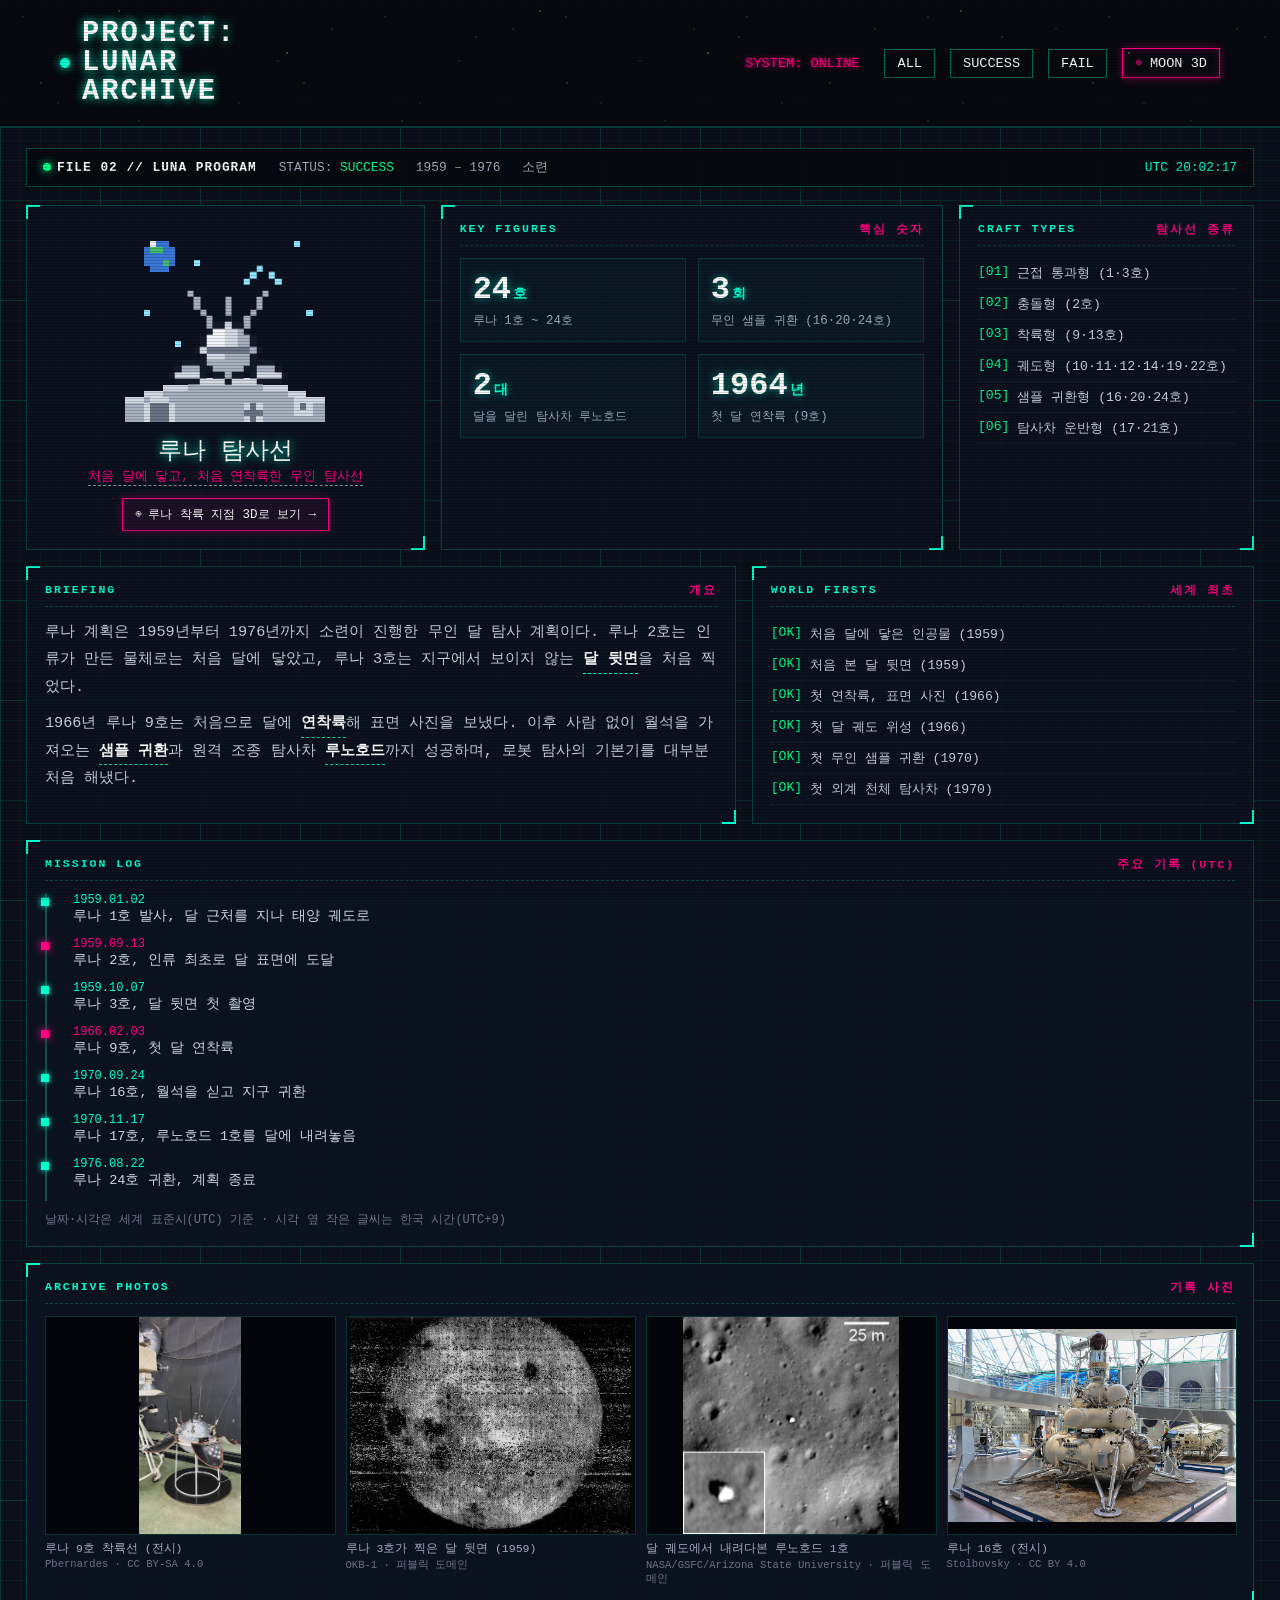
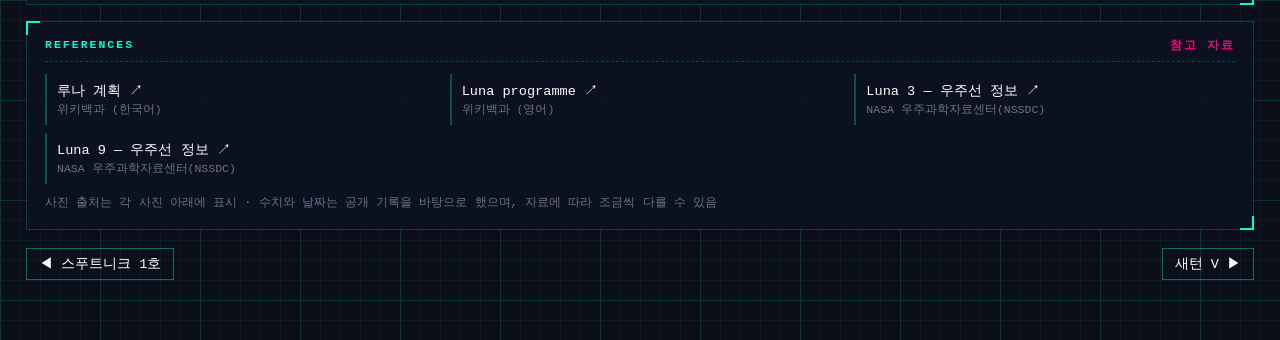
<file: detail/luna.html>
<!DOCTYPE html>
<html lang="ko">
<head>
    <meta charset="UTF-8">
    <meta name="viewport" content="width=device-width, initial-scale=1">
    <title>루나 탐사선 | Lunar Rocket Archive</title>
    <link rel="stylesheet" href="../css/style.css">
    <link rel="stylesheet" href="../css/detail.css">
</head>
<body class="detail-body">

    <!-- 사이버펑크 무드 상단 헤더 (홈 화면과 동일, 로고를 누르면 홈으로) -->
    <header class="cyber-header">
        <div class="header-left">
            <span class="pulse-dot"></span>
            <h1><a href="../index.html" class="logo-link" aria-label="홈으로">PROJECT:<br>LUNAR<br>ARCHIVE</a></h1>
        </div>
        <nav class="header-nav">
            <span class="status-text">SYSTEM: ONLINE</span>
            <a href="../index.html#all" class="nav-btn">ALL</a>
            <a href="../index.html#success" class="nav-btn">SUCCESS</a>
            <a href="../index.html#failure" class="nav-btn">FAIL</a>
            <a href="../landing.html" class="nav-btn nav-3d">MOON 3D</a>
        </nav>
    </header>

    <!-- 관제실 화면: 패널 배치는 css/detail.css, 동작은 js/detail.js -->
    <main class="hud">
        <div class="mission-bar">
            <span><span class="led"></span><b>FILE 02 // LUNA PROGRAM</b></span>
            <span>STATUS: <span class="status-ok">SUCCESS</span></span>
            <span>1959 – 1976</span>
            <span>소련</span>
            <span class="clock">UTC --:--:--</span>
        </div>

        <div class="hud-grid">
            <section class="panel c4 hero-art">
                <div class="hero-frame">
                    <svg class="rocket-icon-img px-luna" viewBox="0 0 32 32" shape-rendering="crispEdges" role="img" aria-label="루나 탐사선">
                      <g class="stars">
                        <path fill="#8fe8ff" d="M27 3h1v1h-1zM11 6h1v1h-1zM3 14h1v1h-1zM29 14h1v1h-1zM8 19h1v1h-1z"/>
                      </g>
                      <g class="earth">
                        <path fill="#f4f6fa" d="M4 3h1v1h-1z"/>
                        <path fill="#3a78d8" d="M5 3h2v1h-2zM3 4h1v1h-1zM6 4h2v1h-2zM3 5h5v1h-5zM3 6h3v1h-3zM7 6h1v1h-1zM4 7h3v1h-3z"/>
                        <path fill="#3fbf6f" d="M4 4h2v1h-2zM6 6h1v1h-1z"/>
                      </g>
                      <g class="moon">
                        <path fill="#d4dae4" d="M10 25h12v1h-12zM6 26h4v1h-4zM22 26h4v1h-4zM3 27h3v1h-3zM26 27h3v1h-3zM0 28h3v1h-3zM4 28h3v1h-3zM27 28h5v1h-5zM3 29h1v1h-1zM7 29h1v1h-1zM19 29h1v1h-1zM21 29h1v1h-1zM27 29h1v1h-1zM29 29h1v1h-1zM3 30h1v1h-1zM7 30h1v1h-1zM27 30h3v1h-3zM3 31h1v1h-1zM7 31h1v1h-1zM19 31h1v1h-1zM21 31h1v1h-1z"/>
                        <path fill="#a7b0bf" d="M10 26h12v1h-12zM6 27h20v1h-20zM3 28h1v1h-1zM7 28h20v1h-20zM0 29h3v1h-3zM8 29h11v1h-11zM22 29h5v1h-5zM30 29h2v1h-2zM0 30h3v1h-3zM8 30h11v1h-11zM22 30h5v1h-5zM30 30h2v1h-2zM0 31h3v1h-3zM8 31h11v1h-11zM22 31h10v1h-10z"/>
                        <path fill="#6b7487" d="M4 29h3v1h-3zM20 29h1v1h-1zM28 29h1v1h-1zM4 30h3v1h-3zM19 30h3v1h-3zM4 31h3v1h-3zM20 31h1v1h-1z"/>
                      </g>
                      <g class="petals">
                        <path fill="#141a2a" d="M9 22h3v1h-3zM21 22h3v1h-3zM8 23h1v1h-1zM12 23h1v1h-1zM20 23h1v1h-1zM24 23h1v1h-1zM7 24h1v1h-1zM12 24h1v1h-1zM20 24h1v1h-1zM25 24h1v1h-1zM8 25h4v1h-4zM21 25h4v1h-4z"/>
                        <path fill="#a7b0bf" d="M9 23h3v1h-3zM21 23h3v1h-3z"/>
                        <path fill="#d4dae4" d="M8 24h4v1h-4zM21 24h4v1h-4z"/>
                      </g>
                      <g class="antennas">
                        <path fill="#a7b0bf" d="M10 11h1v1h-1zM22 11h1v1h-1zM11 12h1v1h-1zM16 12h1v1h-1zM21 12h1v1h-1zM11 13h1v1h-1zM16 13h1v1h-1zM21 13h1v1h-1zM12 14h1v1h-1zM16 14h1v1h-1zM20 14h1v1h-1zM13 15h1v1h-1zM16 15h1v1h-1zM19 15h1v1h-1zM13 16h1v1h-1zM16 16h1v1h-1zM19 16h1v1h-1zM14 17h1v1h-1zM18 17h1v1h-1z"/>
                      </g>
                      <g class="probe">
                        <path fill="#141a2a" d="M16 15h1v1h-1zM14 16h2v1h-2zM17 16h2v1h-2zM13 17h1v1h-1zM19 17h1v1h-1zM12 18h1v1h-1zM20 18h1v1h-1zM12 19h1v1h-1zM20 19h1v1h-1zM11 20h1v1h-1zM21 20h1v1h-1zM12 21h1v1h-1zM20 21h1v1h-1zM12 22h1v1h-1zM20 22h1v1h-1zM13 23h1v1h-1zM19 23h1v1h-1zM14 24h2v1h-2zM17 24h2v1h-2zM16 25h1v1h-1z"/>
                        <path fill="#d4dae4" d="M16 16h1v1h-1zM16 17h2v1h-2zM16 18h2v1h-2zM16 19h2v1h-2zM12 20h1v1h-1zM13 21h3v1h-3z"/>
                        <path fill="#f4f6fa" d="M14 17h2v1h-2zM13 18h3v1h-3zM13 19h3v1h-3z"/>
                        <path fill="#a7b0bf" d="M18 17h1v1h-1zM18 18h2v1h-2zM18 19h2v1h-2zM20 20h1v1h-1zM16 21h4v1h-4zM13 22h7v1h-7zM14 23h5v1h-5zM16 24h1v1h-1z"/>
                        <path fill="#6b7487" d="M13 20h7v1h-7z"/>
                      </g>
                      <g class="signal">
                        <path fill="#8fe8ff" d="M21 7h1v1h-1zM20 8h1v1h-1zM23 8h1v1h-1zM19 9h1v1h-1zM24 9h1v1h-1z"/>
                      </g>
                    </svg>
                </div>
                <div class="hero-name">루나 탐사선</div>
                <div class="hero-sub">처음 달에 닿고, 처음 연착륙한 무인 탐사선</div>
                <a class="to-3d" href="../landing.html#luna-9">◉ 루나 착륙 지점 3D로 보기 <span aria-hidden="true">→</span></a>
            </section>

            <section class="panel c5">
                <h2 class="panel-title"><span>KEY FIGURES</span><span>핵심 숫자</span></h2>
                <div class="stats">
                    <div class="stat"><div class="stat-num"><span class="count">24</span><small>호</small></div><div class="stat-label">루나 1호 ~ 24호</div></div>
                    <div class="stat"><div class="stat-num"><span class="count">3</span><small>회</small></div><div class="stat-label">무인 샘플 귀환 (16·20·24호)</div></div>
                    <div class="stat"><div class="stat-num"><span class="count">2</span><small>대</small></div><div class="stat-label">달을 달린 탐사차 루노호드</div></div>
                    <div class="stat"><div class="stat-num"><span class="count" data-plain>1966</span><small>년</small></div><div class="stat-label">첫 달 연착륙 (9호)</div></div>
                </div>
            </section>

            <section class="panel c3">
                <h2 class="panel-title"><span>CRAFT TYPES</span><span>탐사선 종류</span></h2>
                <ul class="checklist">
                    <li><span class="ok">[01]</span>근접 통과형 (1·3호)</li>
                    <li><span class="ok">[02]</span>충돌형 (2호)</li>
                    <li><span class="ok">[03]</span>착륙형 (9·13호)</li>
                    <li><span class="ok">[04]</span>궤도형 (10·11·12·14·19·22호)</li>
                    <li><span class="ok">[05]</span>샘플 귀환형 (16·20·24호)</li>
                    <li><span class="ok">[06]</span>탐사차 운반형 (17·21호)</li>
                </ul>
            </section>

            <section class="panel c7 brief">
                <h2 class="panel-title"><span>BRIEFING</span><span>개요</span></h2>
                <p>루나 계획은 1959년부터 1976년까지 소련이 진행한 무인 달 탐사 계획이다. 루나 2호는 인류가 만든 물체로는 처음 달에 닿았고, 루나 3호는 지구에서 보이지 않는 <button type="button" class="term" data-term="farside">달 뒷면</button>을 처음 찍었다.</p>
                <p>1966년 루나 9호는 처음으로 달에 <button type="button" class="term" data-term="softlanding">연착륙</button>해 표면 사진을 보냈다. 이후 사람 없이 월석을 가져오는 <button type="button" class="term" data-term="samplereturn">샘플 귀환</button>과 원격 조종 탐사차 <button type="button" class="term" data-term="lunokhod">루노호드</button>까지 성공하며, 로봇 탐사의 기본기를 대부분 처음 해냈다.</p>
            </section>

            <section class="panel c5">
                <h2 class="panel-title"><span>WORLD FIRSTS</span><span>세계 최초</span></h2>
                <ul class="checklist">
                    <li><span class="ok">[OK]</span>처음 달에 닿은 인공물 (1959)</li>
                    <li><span class="ok">[OK]</span>처음 본 달 뒷면 (1959)</li>
                    <li><span class="ok">[OK]</span>첫 연착륙, 표면 사진 (1966)</li>
                    <li><span class="ok">[OK]</span>첫 달 궤도 위성 (1966)</li>
                    <li><span class="ok">[OK]</span>첫 무인 샘플 귀환 (1970)</li>
                    <li><span class="ok">[OK]</span>첫 외계 천체 탐사차 (1970)</li>
                </ul>
            </section>

            <section class="panel c12">
                <h2 class="panel-title"><span>MISSION LOG</span><span>주요 기록 (UTC)</span></h2>
                <ol class="timeline">
                    <li><time>1959.01.02</time>루나 1호 발사, 달 근처를 지나 태양 궤도로</li>
                    <li class="key"><time>1959.09.13</time>루나 2호, 인류 최초로 달 표면에 도달</li>
                    <li><time>1959.10.07</time>루나 3호, 달 뒷면 첫 촬영</li>
                    <li class="key"><time>1966.02.03</time>루나 9호, 첫 달 연착륙</li>
                    <li><time>1970.09.24</time>루나 16호, 월석을 싣고 지구 귀환</li>
                    <li><time>1970.11.17</time>루나 17호, 루노호드 1호를 달에 내려놓음</li>
                    <li><time>1976.08.22</time>루나 24호 귀환, 계획 종료</li>
                </ol>
                <p class="note">날짜·시각은 세계 표준시(UTC) 기준 · 시각 옆 작은 글씨는 한국 시간(UTC+9)</p>
            </section>

            <section class="panel c12">
                <h2 class="panel-title"><span>ARCHIVE PHOTOS</span><span>기록 사진</span></h2>
                <div class="gallery">
                    <figure class="photo-fig">
                        <a href="https://commons.wikimedia.org/wiki/File%3ALuna_9_landing_module.jpg" target="_blank" rel="noopener"><img class="photo-img" src="../img/photos/luna-1.jpg" alt="루나 9호 착륙선 (전시)" loading="lazy"></a>
                        <figcaption class="caption">루나 9호 착륙선 (전시)<span class="credit">Pbernardes · CC BY-SA 4.0</span></figcaption>
                    </figure>
                    <figure class="photo-fig">
                        <a href="https://commons.wikimedia.org/wiki/File%3ALuna_3_moon.jpg" target="_blank" rel="noopener"><img class="photo-img" src="../img/photos/luna-2.jpg" alt="루나 3호가 찍은 달 뒷면 (1959)" loading="lazy"></a>
                        <figcaption class="caption">루나 3호가 찍은 달 뒷면 (1959)<span class="credit">OKB-1 · 퍼블릭 도메인</span></figcaption>
                    </figure>
                    <figure class="photo-fig">
                        <a href="https://commons.wikimedia.org/wiki/File%3ALunokhod_1_Revisited_%28LROC402_-_M175502049R_LR1_thumb%29.png" target="_blank" rel="noopener"><img class="photo-img" src="../img/photos/luna-3.png" alt="달 궤도에서 내려다본 루노호드 1호" loading="lazy"></a>
                        <figcaption class="caption">달 궤도에서 내려다본 루노호드 1호<span class="credit">NASA/GSFC/Arizona State University · 퍼블릭 도메인</span></figcaption>
                    </figure>
                    <figure class="photo-fig">
                        <a href="https://commons.wikimedia.org/wiki/File%3ALuna_16_Space_Probe_01.jpg" target="_blank" rel="noopener"><img class="photo-img" src="../img/photos/luna-4.jpg" alt="루나 16호 (전시)" loading="lazy"></a>
                        <figcaption class="caption">루나 16호 (전시)<span class="credit">Stolbovsky · CC BY 4.0</span></figcaption>
                    </figure>
                </div>
            </section>

            <section class="panel c12">
                <h2 class="panel-title"><span>REFERENCES</span><span>참고 자료</span></h2>
                <ul class="ref-list">
                    <li><a href="https://ko.wikipedia.org/wiki/루나_계획" target="_blank" rel="noopener">루나 계획 ↗</a><span class="ref-src">위키백과 (한국어)</span></li>
                    <li><a href="https://en.wikipedia.org/wiki/Luna_programme" target="_blank" rel="noopener">Luna programme ↗</a><span class="ref-src">위키백과 (영어)</span></li>
                    <li><a href="https://nssdc.gsfc.nasa.gov/nmc/spacecraft/display.action?id=1959-008A" target="_blank" rel="noopener">Luna 3 — 우주선 정보 ↗</a><span class="ref-src">NASA 우주과학자료센터(NSSDC)</span></li>
                    <li><a href="https://nssdc.gsfc.nasa.gov/nmc/spacecraft/display.action?id=1966-006A" target="_blank" rel="noopener">Luna 9 — 우주선 정보 ↗</a><span class="ref-src">NASA 우주과학자료센터(NSSDC)</span></li>
                </ul>
                <p class="note">사진 출처는 각 사진 아래에 표시 · 수치와 날짜는 공개 기록을 바탕으로 했으며, 자료에 따라 조금씩 다를 수 있음</p>
            </section>
        </div>

        <nav class="nav-records" aria-label="다른 기록">
            <a href="sputnik1.html" class="nav-btn prev">◀ 스푸트니크 1호</a>
            <a href="saturn5.html" class="nav-btn next">새턴 V ▶</a>
        </nav>
    </main>

    <script src="../js/glossary.js"></script>
    <script src="../js/detail.js"></script>
</body>
</html>
</file>
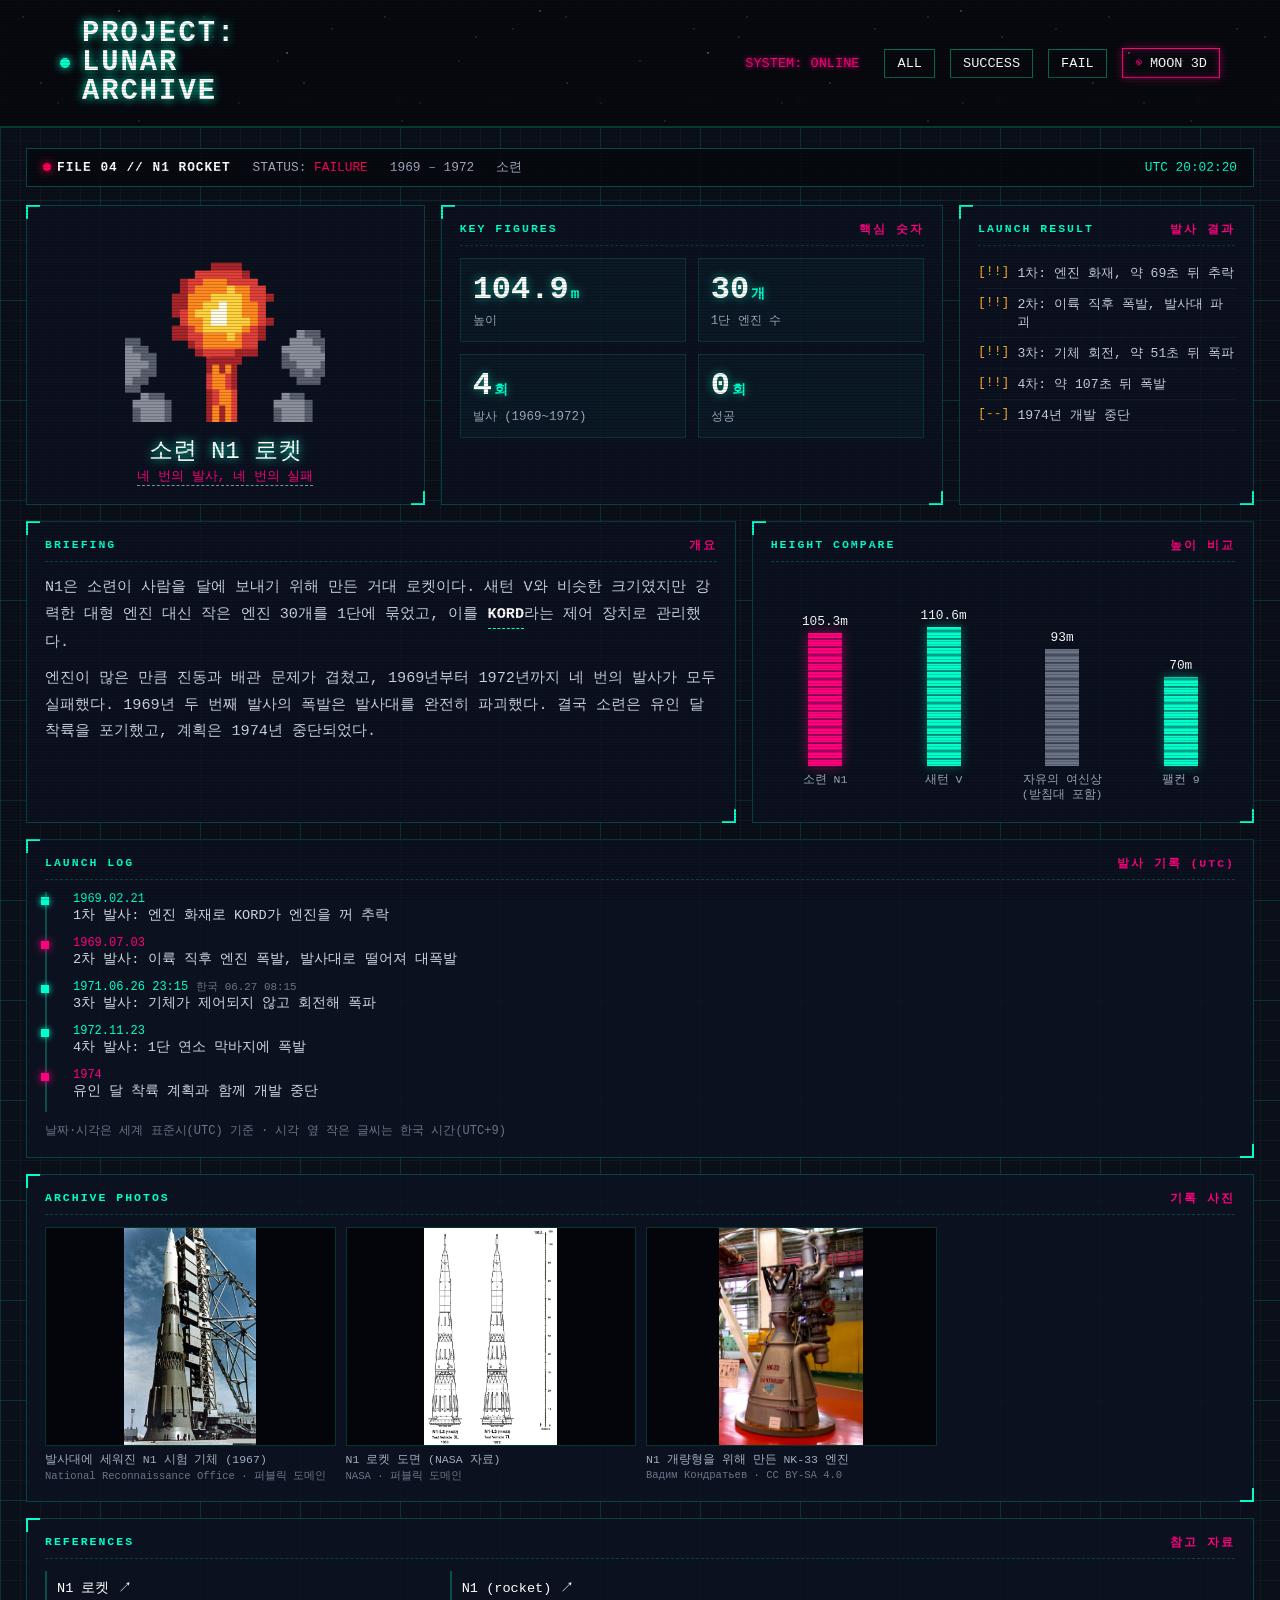
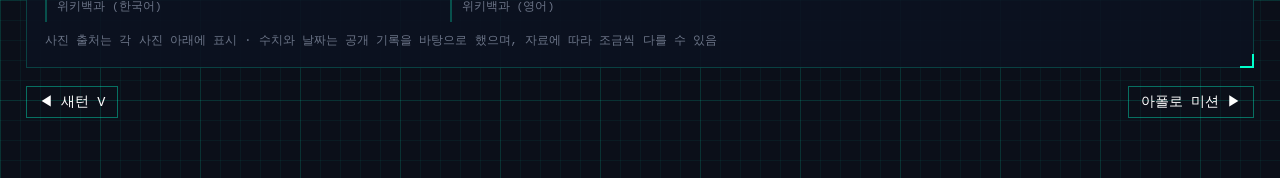
<file: detail/n1.html>
<!DOCTYPE html>
<html lang="ko">
<head>
    <meta charset="UTF-8">
    <meta name="viewport" content="width=device-width, initial-scale=1">
    <title>소련 N1 로켓 | Lunar Rocket Archive</title>
    <link rel="stylesheet" href="../css/style.css">
    <link rel="stylesheet" href="../css/detail.css">
</head>
<body class="detail-body">

    <!-- 사이버펑크 무드 상단 헤더 (홈 화면과 동일, 로고를 누르면 홈으로) -->
    <header class="cyber-header">
        <div class="header-left">
            <span class="pulse-dot"></span>
            <h1><a href="../index.html" class="logo-link" aria-label="홈으로">PROJECT:<br>LUNAR<br>ARCHIVE</a></h1>
        </div>
        <nav class="header-nav">
            <span class="status-text">SYSTEM: ONLINE</span>
            <a href="../index.html#all" class="nav-btn">ALL</a>
            <a href="../index.html#success" class="nav-btn">SUCCESS</a>
            <a href="../index.html#failure" class="nav-btn">FAIL</a>
            <a href="../landing.html" class="nav-btn nav-3d">MOON 3D</a>
        </nav>
    </header>

    <!-- 관제실 화면: 패널 배치는 css/detail.css, 동작은 js/detail.js -->
    <main class="hud">
        <div class="mission-bar mission-fail">
            <span><span class="led"></span><b>FILE 04 // N1 ROCKET</b></span>
            <span>STATUS: <span class="status-fail">FAILURE</span></span>
            <span>1969 – 1972</span>
            <span>소련</span>
            <span class="clock">UTC --:--:--</span>
        </div>

        <div class="hud-grid">
            <section class="panel c4 hero-art">
                <div class="hero-frame">
                    <svg class="rocket-icon-img px-n1" viewBox="0 0 32 32" shape-rendering="crispEdges" role="img" aria-label="소련 N1 로켓">
                      <g class="smoke">
                        <path fill="#8a8f9c" d="M25 19h1v1h-1zM2 20h1v1h-1zM24 20h3v1h-3zM1 21h3v1h-3zM23 21h5v1h-5zM0 22h5v1h-5zM24 22h5v1h-5zM1 23h5v1h-5zM25 23h3v1h-3zM2 24h3v1h-3zM26 24h1v1h-1zM3 25h1v1h-1zM5 27h1v1h-1zM23 27h1v1h-1zM4 28h4v1h-4zM22 28h4v1h-4zM5 29h3v1h-3zM23 29h3v1h-3zM5 30h3v1h-3zM23 30h3v1h-3z"/>
                        <path fill="#5a6070" d="M26 19h2v1h-2zM3 20h2v1h-2zM27 20h2v1h-2zM4 21h2v1h-2zM28 21h2v1h-2zM5 22h2v1h-2zM23 22h1v1h-1zM29 22h1v1h-1zM0 23h1v1h-1zM6 23h1v1h-1zM23 23h2v1h-2zM28 23h2v1h-2zM0 24h2v1h-2zM5 24h2v1h-2zM24 24h2v1h-2zM27 24h2v1h-2zM1 25h2v1h-2zM4 25h2v1h-2zM25 25h3v1h-3zM2 26h3v1h-3zM6 27h2v1h-2zM24 27h2v1h-2zM8 28h1v1h-1zM26 28h1v1h-1zM4 29h1v1h-1zM8 29h1v1h-1zM22 29h1v1h-1zM26 29h1v1h-1zM4 30h1v1h-1zM8 30h1v1h-1zM22 30h1v1h-1zM26 30h1v1h-1zM5 31h3v1h-3zM23 31h3v1h-3z"/>
                      </g>
                      <g class="fire">
                        <path fill="#a8262a" d="M6 20h2v1h-2zM20 20h1v1h-1zM5 21h1v1h-1zM23 21h2v1h-2zM5 22h1v1h-1zM23 22h2v1h-2zM3 23h2v1h-2zM23 23h2v1h-2zM3 24h1v1h-1zM3 25h1v1h-1zM24 25h2v1h-2zM4 26h1v1h-1zM25 26h1v1h-1zM3 27h2v1h-2zM24 27h1v1h-1zM4 28h1v1h-1zM24 28h1v1h-1zM3 29h2v1h-2zM23 29h2v1h-2zM5 30h1v1h-1zM23 30h2v1h-2zM5 31h3v1h-3zM22 31h2v1h-2z"/>
                        <path fill="#e0403a" d="M8 20h2v1h-2zM13 20h1v1h-1zM16 20h4v1h-4zM21 20h1v1h-1zM6 21h3v1h-3zM10 21h1v1h-1zM18 21h1v1h-1zM20 21h3v1h-3zM6 22h4v1h-4zM21 22h2v1h-2zM5 23h3v1h-3zM21 23h2v1h-2zM4 24h2v1h-2zM7 24h1v1h-1zM22 24h3v1h-3zM4 25h3v1h-3zM23 25h1v1h-1zM5 26h2v1h-2zM22 26h3v1h-3zM5 27h2v1h-2zM22 27h2v1h-2zM5 28h2v1h-2zM22 28h2v1h-2zM5 29h2v1h-2zM21 29h2v1h-2zM6 30h4v1h-4zM21 30h2v1h-2zM8 31h1v1h-1zM20 31h2v1h-2z"/>
                        <path fill="#ff8a1f" d="M10 20h3v1h-3zM14 20h2v1h-2zM9 21h1v1h-1zM11 21h7v1h-7zM19 21h1v1h-1zM10 22h2v1h-2zM13 22h1v1h-1zM18 22h3v1h-3zM8 23h2v1h-2zM18 23h3v1h-3zM6 24h1v1h-1zM8 24h1v1h-1zM20 24h2v1h-2zM7 25h2v1h-2zM21 25h2v1h-2zM7 26h1v1h-1zM20 26h2v1h-2zM7 27h3v1h-3zM19 27h3v1h-3zM7 28h3v1h-3zM18 28h4v1h-4zM7 29h5v1h-5zM17 29h1v1h-1zM19 29h2v1h-2zM10 30h2v1h-2zM13 30h1v1h-1zM17 30h4v1h-4zM9 31h11v1h-11z"/>
                        <path fill="#ffd23f" d="M12 22h1v1h-1zM14 22h4v1h-4zM10 23h8v1h-8zM9 24h4v1h-4zM14 24h6v1h-6zM9 25h4v1h-4zM17 25h4v1h-4zM8 26h4v1h-4zM17 26h3v1h-3zM10 27h1v1h-1zM17 27h2v1h-2zM10 28h2v1h-2zM14 28h1v1h-1zM16 28h2v1h-2zM12 29h5v1h-5zM18 29h1v1h-1zM12 30h1v1h-1zM14 30h3v1h-3z"/>
                        <path fill="#fffbe6" d="M13 24h1v1h-1zM13 25h4v1h-4zM12 26h5v1h-5zM11 27h6v1h-6zM12 28h2v1h-2zM15 28h1v1h-1z"/>
                      </g>
                      <g class="stem">
                        <path fill="#a8262a" d="M13 26h1v1h-1zM13 28h1v1h-1zM15 28h1v1h-1zM17 28h1v1h-1zM17 29h1v1h-1zM13 30h1v1h-1zM13 31h1v1h-1zM15 31h1v1h-1z"/>
                        <path fill="#ff8a1f" d="M14 26h2v1h-2zM14 27h1v1h-1zM14 28h1v1h-1zM16 28h1v1h-1zM14 29h2v1h-2zM15 30h2v1h-2zM14 31h1v1h-1zM16 31h1v1h-1z"/>
                        <path fill="#e0403a" d="M16 26h2v1h-2zM13 27h1v1h-1zM15 27h3v1h-3zM13 29h1v1h-1zM16 29h1v1h-1zM14 30h1v1h-1zM17 30h1v1h-1zM17 31h1v1h-1z"/>
                      </g>
                      <g class="fireball">
                        <path fill="#a8262a" d="M14 19h4v1h-4zM18 20h1v1h-1zM10 21h1v1h-1zM10 22h1v1h-1zM9 23h2v1h-2zM21 23h1v1h-1zM9 24h2v1h-2zM9 25h1v1h-1zM21 26h1v1h-1zM9 27h2v1h-2zM20 27h1v1h-1zM9 28h2v1h-2zM20 28h1v1h-1zM11 29h1v1h-1zM12 30h1v1h-1zM17 30h3v1h-3zM14 31h4v1h-4z"/>
                        <path fill="#e0403a" d="M12 20h6v1h-6zM11 21h2v1h-2zM16 21h4v1h-4zM11 22h1v1h-1zM19 22h2v1h-2zM19 23h2v1h-2zM20 24h1v1h-1zM10 25h1v1h-1zM20 25h1v1h-1zM10 26h1v1h-1zM20 26h1v1h-1zM11 27h1v1h-1zM19 27h1v1h-1zM11 28h2v1h-2zM18 28h2v1h-2zM12 29h1v1h-1zM18 29h2v1h-2zM13 30h4v1h-4z"/>
                        <path fill="#ff8a1f" d="M13 21h3v1h-3zM12 22h4v1h-4zM17 22h2v1h-2zM11 23h3v1h-3zM18 23h1v1h-1zM11 24h2v1h-2zM18 24h2v1h-2zM11 25h1v1h-1zM18 25h2v1h-2zM11 26h2v1h-2zM19 26h1v1h-1zM12 27h1v1h-1zM18 27h1v1h-1zM13 28h3v1h-3zM17 28h1v1h-1zM13 29h5v1h-5z"/>
                        <path fill="#ffd23f" d="M16 22h1v1h-1zM14 23h4v1h-4zM13 24h2v1h-2zM16 24h2v1h-2zM12 25h2v1h-2zM16 25h2v1h-2zM13 26h1v1h-1zM16 26h3v1h-3zM13 27h5v1h-5zM16 28h1v1h-1z"/>
                        <path fill="#fffbe6" d="M15 24h1v1h-1zM14 25h2v1h-2zM14 26h2v1h-2z"/>
                      </g>
                      <g class="rocket">
                        <!-- 점화 불꽃: 로켓과 함께 움직이도록 로켓 그룹 안에 둠 -->
                        <g class="ignite">
                          <path fill="#ff8a1f" d="M8 24h1v1h-1zM11 24h2v1h-2zM18 24h1v1h-1zM21 24h1v1h-1zM8 25h1v1h-1zM11 25h3v1h-3zM17 25h2v1h-2zM21 25h1v1h-1zM8 26h1v1h-1zM12 26h2v1h-2zM17 26h1v1h-1zM12 27h2v1h-2zM17 27h1v1h-1zM13 28h1v1h-1zM16 28h1v1h-1z"/>
                          <path fill="#ffd23f" d="M9 24h1v1h-1zM13 24h1v1h-1zM17 24h1v1h-1zM20 24h1v1h-1zM9 25h1v1h-1zM14 25h1v1h-1zM16 25h1v1h-1zM20 25h1v1h-1zM9 26h1v1h-1zM11 26h1v1h-1zM14 26h1v1h-1zM16 26h1v1h-1zM18 26h1v1h-1zM20 26h1v1h-1zM14 27h1v1h-1zM16 27h1v1h-1zM19 28h1v1h-1zM14 29h2v1h-2z"/>
                          <path fill="#fffbe6" d="M10 24h1v1h-1zM14 24h3v1h-3zM19 24h1v1h-1zM10 25h1v1h-1zM15 25h1v1h-1zM19 25h1v1h-1zM10 26h1v1h-1zM15 26h1v1h-1zM19 26h1v1h-1zM10 27h1v1h-1zM15 27h1v1h-1zM19 27h1v1h-1zM14 28h2v1h-2z"/>
                        </g>
                        <path fill="#141a2a" d="M14 1h2v1h-2zM13 2h1v1h-1zM16 2h1v1h-1zM12 3h1v1h-1zM17 3h1v1h-1zM12 4h1v1h-1zM17 4h1v1h-1zM12 5h1v1h-1zM17 5h1v1h-1zM12 6h1v1h-1zM17 6h1v1h-1zM12 7h1v1h-1zM17 7h1v1h-1zM11 8h1v1h-1zM18 8h1v1h-1zM11 9h1v1h-1zM18 9h1v1h-1zM11 10h1v1h-1zM18 10h1v1h-1zM11 11h1v1h-1zM18 11h1v1h-1zM10 12h1v1h-1zM19 12h1v1h-1zM10 13h1v1h-1zM12 13h2v1h-2zM19 13h1v1h-1zM10 14h1v1h-1zM12 14h2v1h-2zM19 14h1v1h-1zM9 15h1v1h-1zM12 15h2v1h-2zM20 15h1v1h-1zM9 16h1v1h-1zM20 16h1v1h-1zM9 17h1v1h-1zM20 17h1v1h-1zM8 18h1v1h-1zM18 18h1v1h-1zM21 18h1v1h-1zM8 19h1v1h-1zM19 19h1v1h-1zM21 19h1v1h-1zM8 20h1v1h-1zM10 20h1v1h-1zM18 20h1v1h-1zM21 20h1v1h-1zM8 21h2v1h-2zM19 21h1v1h-1zM21 21h1v1h-1zM7 22h1v1h-1zM10 22h1v1h-1zM20 22h1v1h-1zM22 22h1v1h-1zM7 23h1v1h-1zM22 23h1v1h-1zM8 24h14v1h-14z"/>
                        <path fill="#d4dae4" d="M14 2h2v1h-2zM16 7h1v1h-1zM17 8h1v1h-1zM17 9h1v1h-1zM17 10h1v1h-1zM18 12h1v1h-1zM18 13h1v1h-1zM18 14h1v1h-1zM19 15h1v1h-1zM19 16h1v1h-1zM20 18h1v1h-1zM20 19h1v1h-1zM20 20h1v1h-1zM20 21h1v1h-1zM21 22h1v1h-1zM21 23h1v1h-1z"/>
                        <path fill="#f4f6fa" d="M13 3h4v1h-4zM13 4h4v1h-4zM13 5h4v1h-4zM13 7h3v1h-3zM12 8h5v1h-5zM12 9h5v1h-5zM12 10h5v1h-5zM11 12h7v1h-7zM11 13h1v1h-1zM14 13h4v1h-4zM11 14h1v1h-1zM14 14h4v1h-4zM10 15h2v1h-2zM14 15h5v1h-5zM10 16h9v1h-9zM9 18h9v1h-9zM19 18h1v1h-1zM9 19h10v1h-10zM9 20h1v1h-1zM11 20h7v1h-7zM19 20h1v1h-1zM10 21h9v1h-9zM8 22h2v1h-2zM11 22h9v1h-9zM8 23h13v1h-13z"/>
                        <path fill="#6b7487" d="M13 6h4v1h-4zM12 11h6v1h-6zM10 17h10v1h-10z"/>
                        <g class="fault">
                          <path fill="#ffd23f" d="M20 21h1v1h-1zM21 22h1v1h-1zM19 23h1v1h-1z"/>
                          <path fill="#ff8a1f" d="M22 21h1v1h-1zM21 23h1v1h-1z"/>
                          <path fill="#fffbe6" d="M20 22h1v1h-1z"/>
                        </g>
                      </g>
                      <g class="debris">
                        <path fill="#ff8a1f" d="M22 8h1v1h-1zM25 12h1v1h-1zM5 13h1v1h-1zM26 13h1v1h-1zM4 14h1v1h-1zM27 16h1v1h-1zM2 17h1v1h-1z"/>
                        <path fill="#ffd23f" d="M24 11h1v1h-1zM6 12h1v1h-1z"/>
                      </g>
                      <g class="shock">
                        <path fill="#f4f6fa" d="M13 21h1v1h-1zM15 21h1v1h-1zM17 21h1v1h-1zM12 22h1v1h-1zM18 22h1v1h-1zM11 23h1v1h-1zM19 23h1v1h-1zM10 24h1v1h-1zM20 24h1v1h-1zM10 26h1v1h-1zM20 26h1v1h-1zM10 28h1v1h-1zM20 28h1v1h-1z"/>
                      </g>
                    </svg>
                </div>
                <div class="hero-name">소련 N1 로켓</div>
                <div class="hero-sub">네 번의 발사, 네 번의 실패</div>
            </section>

            <section class="panel c5">
                <h2 class="panel-title"><span>KEY FIGURES</span><span>핵심 숫자</span></h2>
                <div class="stats">
                    <div class="stat"><div class="stat-num"><span class="count">105.3</span><small>m</small></div><div class="stat-label">높이</div></div>
                    <div class="stat"><div class="stat-num"><span class="count">30</span><small>개</small></div><div class="stat-label">1단 엔진 수</div></div>
                    <div class="stat"><div class="stat-num"><span class="count">4</span><small>회</small></div><div class="stat-label">발사 (1969~1972)</div></div>
                    <div class="stat"><div class="stat-num"><span class="count">0</span><small>회</small></div><div class="stat-label">성공</div></div>
                </div>
            </section>

            <section class="panel c3">
                <h2 class="panel-title"><span>LAUNCH RESULT</span><span>발사 결과</span></h2>
                <ul class="checklist">
                    <li><span class="warn">[!!]</span>1차: 엔진 화재, 약 69초 뒤 추락</li>
                    <li><span class="warn">[!!]</span>2차: 이륙 직후 폭발, 발사대 파괴</li>
                    <li><span class="warn">[!!]</span>3차: 기체 회전, 약 51초 뒤 폭파</li>
                    <li><span class="warn">[!!]</span>4차: 약 107초 뒤 폭발</li>
                    <li><span class="warn">[--]</span>1974년 개발 중단</li>
                </ul>
            </section>

            <section class="panel c7 brief">
                <h2 class="panel-title"><span>BRIEFING</span><span>개요</span></h2>
                <p>N1은 소련이 사람을 달에 보내기 위해 만든 거대 로켓이다. 새턴 V와 비슷한 크기였지만 강력한 대형 엔진 대신 작은 엔진 30개를 1단에 묶었고, 이를 <button type="button" class="term" data-term="kord">KORD</button>라는 제어 장치로 관리했다.</p>
                <p>엔진이 많은 만큼 진동과 배관 문제가 겹쳤고, 1969년부터 1972년까지 네 번의 발사가 모두 실패했다. 1969년 두 번째 발사의 폭발은 발사대를 완전히 파괴했다. 결국 소련은 유인 달 착륙을 포기했고, 계획은 1974년 중단되었다.</p>
            </section>

            <section class="panel c5">
                <h2 class="panel-title"><span>HEIGHT COMPARE</span><span>높이 비교</span></h2>
                <div class="heights">
                    <div class="h-col me"><span class="h-val">105.3m</span><div class="h-bar" style="--h: 84%"></div><span class="h-name">소련 N1</span></div>
                    <div class="h-col"><span class="h-val">110.6m</span><div class="h-bar" style="--h: 88%"></div><span class="h-name">새턴 V</span></div>
                    <div class="h-col ref"><span class="h-val">93m</span><div class="h-bar" style="--h: 74%"></div><span class="h-name">자유의 여신상<br>(받침대 포함)</span></div>
                    <div class="h-col"><span class="h-val">70m</span><div class="h-bar" style="--h: 56%"></div><span class="h-name">팰컨 9</span></div>
                </div>
            </section>

            <section class="panel c12">
                <h2 class="panel-title"><span>LAUNCH LOG</span><span>발사 기록 (UTC)</span></h2>
                <ol class="timeline">
                    <li><time>1969.02.21</time>1차 발사: 엔진 화재로 KORD가 엔진을 꺼 추락</li>
                    <li class="key"><time>1969.07.03</time>2차 발사: 이륙 직후 엔진 폭발, 발사대로 떨어져 대폭발</li>
                    <li><time>1971.06.26 23:15</time>3차 발사: 기체가 제어되지 않고 회전해 폭파</li>
                    <li><time>1972.11.23</time>4차 발사: 1단 연소 막바지에 폭발</li>
                    <li class="key"><time>1974</time>유인 달 착륙 계획과 함께 개발 중단</li>
                </ol>
                <p class="note">날짜·시각은 세계 표준시(UTC) 기준 · 시각 옆 작은 글씨는 한국 시간(UTC+9)</p>
            </section>

            <section class="panel c12">
                <h2 class="panel-title"><span>ARCHIVE PHOTOS</span><span>기록 사진</span></h2>
                <div class="gallery">
                    <figure class="photo-fig">
                        <a href="https://commons.wikimedia.org/wiki/File%3AN1_1M1_mockup_on_the_launch_pad_at_the_Baikonur_Cosmodrome_in_late_1967.jpg" target="_blank" rel="noopener"><img class="photo-img" src="../img/photos/n1-1.jpg" alt="발사대에 세워진 N1 시험 기체 (1967)" loading="lazy"></a>
                        <figcaption class="caption">발사대에 세워진 N1 시험 기체 (1967)<span class="credit">National Reconnaissance Office · 퍼블릭 도메인</span></figcaption>
                    </figure>
                    <figure class="photo-fig">
                        <a href="https://commons.wikimedia.org/wiki/File%3ADevelopment_of_the_Soviet_N1_Rocket.jpg" target="_blank" rel="noopener"><img class="photo-img" src="../img/photos/n1-2.jpg" alt="N1 로켓 도면 (NASA 자료)" loading="lazy"></a>
                        <figcaption class="caption">N1 로켓 도면 (NASA 자료)<span class="credit">NASA · 퍼블릭 도메인</span></figcaption>
                    </figure>
                    <figure class="photo-fig">
                        <a href="https://commons.wikimedia.org/wiki/File%3ANK-33_engine.jpg" target="_blank" rel="noopener"><img class="photo-img" src="../img/photos/n1-3.jpg" alt="N1 개량형을 위해 만든 NK-33 엔진" loading="lazy"></a>
                        <figcaption class="caption">N1 개량형을 위해 만든 NK-33 엔진<span class="credit">Вадим Кондратьев · CC BY-SA 4.0</span></figcaption>
                    </figure>
                </div>
            </section>

            <section class="panel c12">
                <h2 class="panel-title"><span>REFERENCES</span><span>참고 자료</span></h2>
                <ul class="ref-list">
                    <li><a href="https://ko.wikipedia.org/wiki/N1_로켓" target="_blank" rel="noopener">N1 로켓 ↗</a><span class="ref-src">위키백과 (한국어)</span></li>
                    <li><a href="https://en.wikipedia.org/wiki/N1_(rocket)" target="_blank" rel="noopener">N1 (rocket) ↗</a><span class="ref-src">위키백과 (영어)</span></li>
                </ul>
                <p class="note">사진 출처는 각 사진 아래에 표시 · 수치와 날짜는 공개 기록을 바탕으로 했으며, 자료에 따라 조금씩 다를 수 있음</p>
            </section>
        </div>

        <nav class="nav-records" aria-label="다른 기록">
            <a href="saturn5.html" class="nav-btn prev">◀ 새턴 V</a>
            <a href="apollo.html" class="nav-btn next">아폴로 미션 ▶</a>
        </nav>
    </main>

    <script src="../js/glossary.js"></script>
    <script src="../js/detail.js"></script>
</body>
</html>
</file>
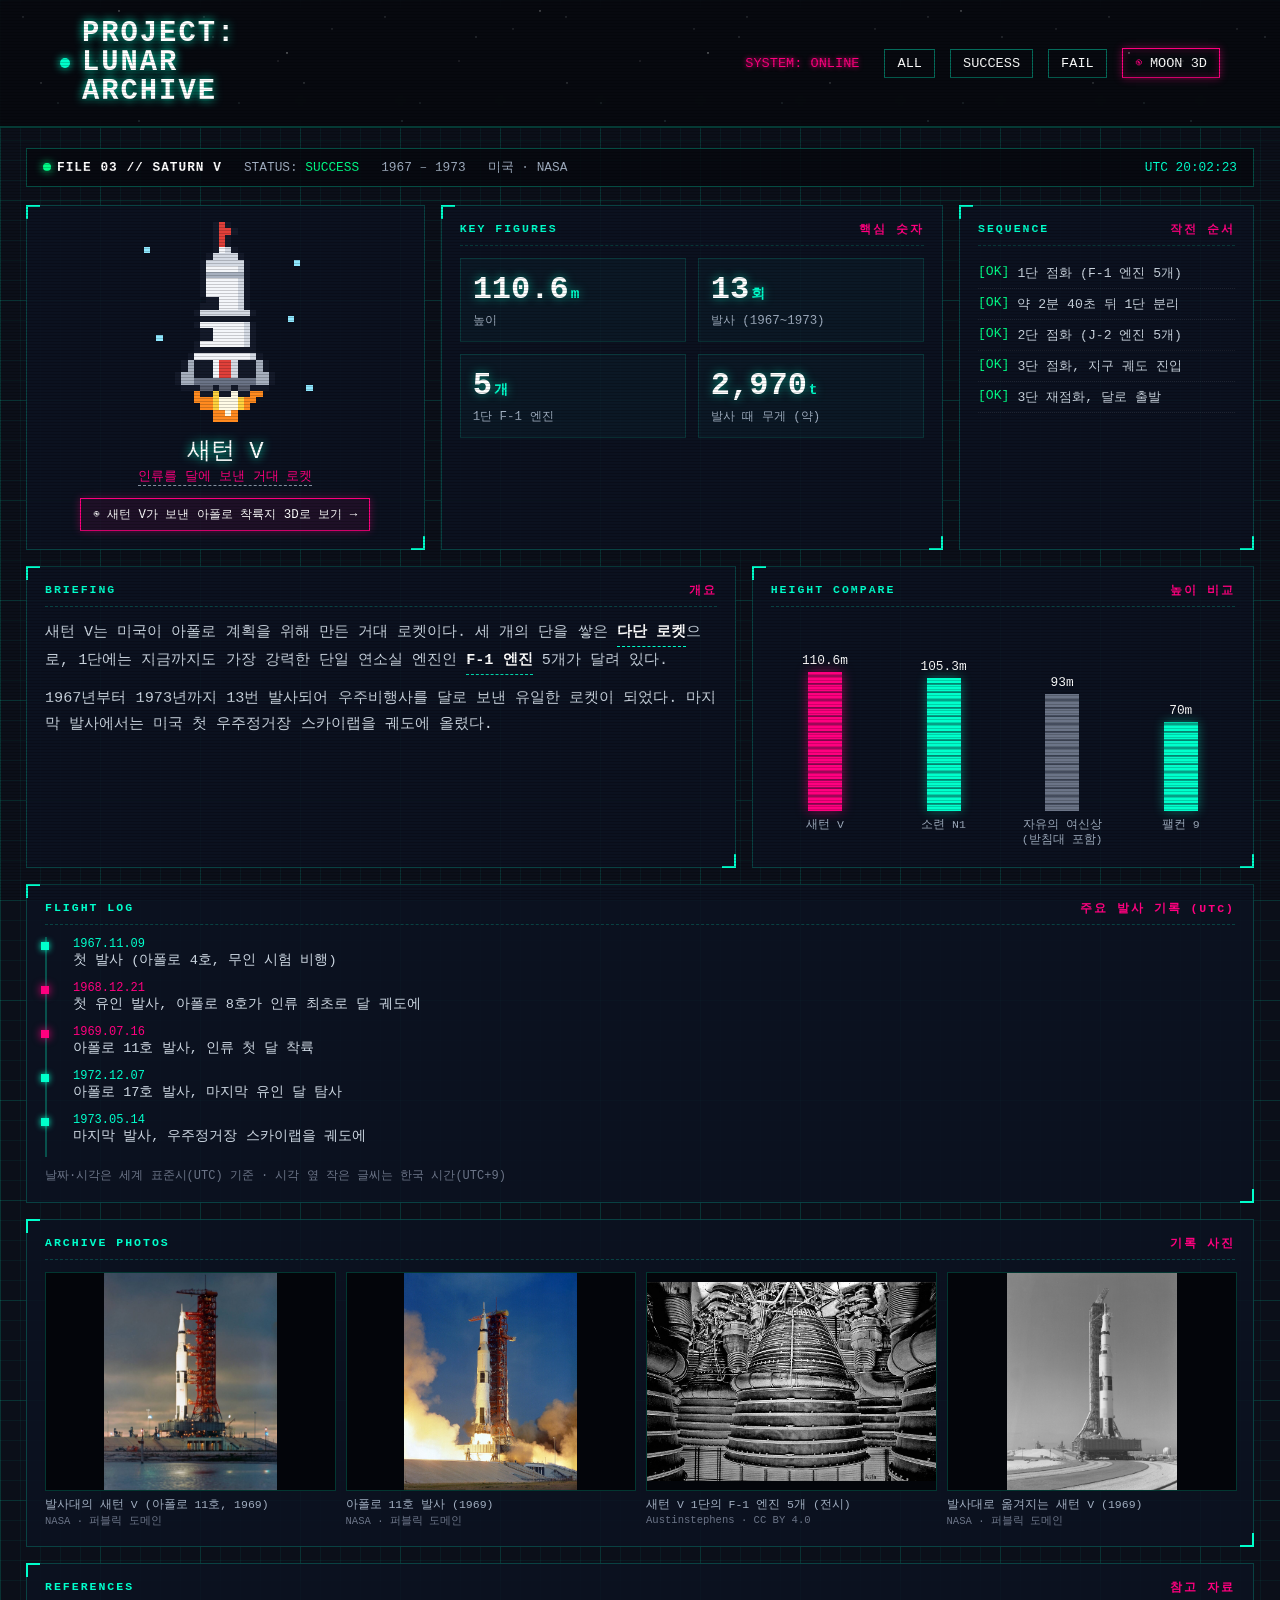
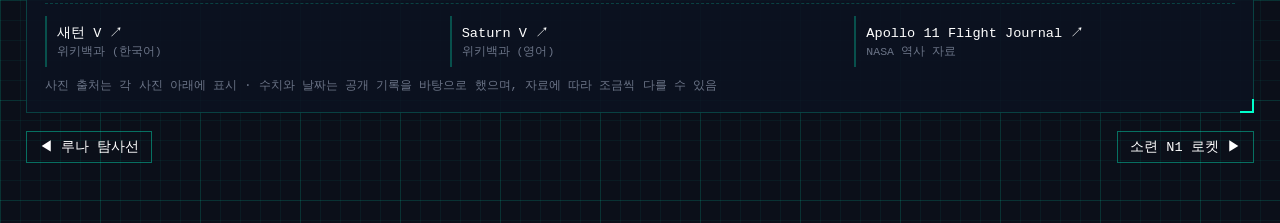
<file: detail/saturn5.html>
<!DOCTYPE html>
<html lang="ko">
<head>
    <meta charset="UTF-8">
    <meta name="viewport" content="width=device-width, initial-scale=1">
    <title>새턴 V | Lunar Rocket Archive</title>
    <link rel="stylesheet" href="../css/style.css">
    <link rel="stylesheet" href="../css/detail.css">
</head>
<body class="detail-body">

    <!-- 사이버펑크 무드 상단 헤더 (홈 화면과 동일, 로고를 누르면 홈으로) -->
    <header class="cyber-header">
        <div class="header-left">
            <span class="pulse-dot"></span>
            <h1><a href="../index.html" class="logo-link" aria-label="홈으로">PROJECT:<br>LUNAR<br>ARCHIVE</a></h1>
        </div>
        <nav class="header-nav">
            <span class="status-text">SYSTEM: ONLINE</span>
            <a href="../index.html#all" class="nav-btn">ALL</a>
            <a href="../index.html#success" class="nav-btn">SUCCESS</a>
            <a href="../index.html#failure" class="nav-btn">FAIL</a>
            <a href="../landing.html" class="nav-btn nav-3d">MOON 3D</a>
        </nav>
    </header>

    <!-- 관제실 화면: 패널 배치는 css/detail.css, 동작은 js/detail.js -->
    <main class="hud">
        <div class="mission-bar">
            <span><span class="led"></span><b>FILE 03 // SATURN V</b></span>
            <span>STATUS: <span class="status-ok">SUCCESS</span></span>
            <span>1967 – 1973</span>
            <span>미국 · NASA</span>
            <span class="clock">UTC --:--:--</span>
        </div>

        <div class="hud-grid">
            <section class="panel c4 hero-art">
                <div class="hero-frame">
                    <svg class="rocket-icon-img px-saturn" viewBox="0 0 32 32" shape-rendering="crispEdges" role="img" aria-label="새턴 V">
                      <g class="stars">
                        <path fill="#8fe8ff" d="M3 4h1v1h-1zM27 6h1v1h-1zM26 15h1v1h-1zM5 18h1v1h-1zM29 26h1v1h-1z"/>
                      </g>
                      <g class="rocket">
                        <g class="flame">
                          <path fill="#ff8a1f" d="M11 27h3v1h-3zM19 27h3v1h-3zM11 28h3v1h-3zM19 28h2v1h-2zM12 29h2v1h-2zM19 29h1v1h-1zM14 30h2v1h-2zM17 30h1v1h-1zM14 31h4v1h-4z"/>
                          <path fill="#ffd23f" d="M14 27h1v1h-1zM18 27h1v1h-1zM14 28h1v1h-1zM18 28h1v1h-1zM14 29h1v1h-1zM18 29h1v1h-1z"/>
                          <path fill="#fffbe6" d="M15 27h3v1h-3zM15 28h3v1h-3zM15 29h3v1h-3zM16 30h1v1h-1z"/>
                        </g>
                        <path fill="#141a2a" d="M14 0h1v1h-1zM16 0h1v1h-1zM14 1h1v1h-1zM17 1h1v1h-1zM14 2h1v1h-1zM16 2h1v1h-1zM14 3h1v1h-1zM16 3h1v1h-1zM14 4h1v1h-1zM17 4h1v1h-1zM13 5h1v1h-1zM18 5h1v1h-1zM12 6h1v1h-1zM19 6h1v1h-1zM12 7h1v1h-1zM19 7h1v1h-1zM12 8h1v1h-1zM19 8h1v1h-1zM12 9h1v1h-1zM19 9h1v1h-1zM12 10h1v1h-1zM19 10h1v1h-1zM12 11h1v1h-1zM19 11h1v1h-1zM13 12h2v1h-2zM19 12h1v1h-1zM12 13h3v1h-3zM19 13h1v1h-1zM11 14h1v1h-1zM20 14h1v1h-1zM12 15h8v1h-8zM11 16h1v1h-1zM20 16h1v1h-1zM12 17h2v1h-2zM20 17h1v1h-1zM12 18h2v1h-2zM20 18h1v1h-1zM11 19h1v1h-1zM20 19h1v1h-1zM11 20h10v1h-10zM10 21h1v1h-1zM21 21h1v1h-1zM9 22h1v1h-1zM11 22h3v1h-3zM18 22h3v1h-3zM22 22h1v1h-1zM9 23h1v1h-1zM11 23h3v1h-3zM18 23h3v1h-3zM22 23h1v1h-1zM8 24h1v1h-1zM11 24h3v1h-3zM18 24h3v1h-3zM23 24h1v1h-1zM8 25h1v1h-1zM23 25h1v1h-1zM9 26h3v1h-3zM14 26h1v1h-1zM17 26h1v1h-1zM20 26h3v1h-3zM12 27h2v1h-2zM15 27h2v1h-2zM18 27h2v1h-2z"/>
                        <path fill="#e0403a" d="M15 0h1v1h-1zM15 1h2v1h-2zM15 2h1v1h-1zM15 3h1v1h-1zM15 22h2v1h-2zM15 23h2v1h-2zM15 24h2v1h-2z"/>
                        <path fill="#f4f6fa" d="M15 4h1v1h-1zM13 7h5v1h-5zM13 9h5v1h-5zM13 10h5v1h-5zM13 11h5v1h-5zM15 12h3v1h-3zM15 13h3v1h-3zM12 16h7v1h-7zM14 17h5v1h-5zM14 18h5v1h-5zM12 19h7v1h-7zM11 21h9v1h-9zM14 22h1v1h-1zM14 23h1v1h-1zM14 24h1v1h-1z"/>
                        <path fill="#d4dae4" d="M16 4h1v1h-1zM14 5h4v1h-4zM13 6h6v1h-6zM18 7h1v1h-1zM18 9h1v1h-1zM18 10h1v1h-1zM18 11h1v1h-1zM18 12h1v1h-1zM18 13h1v1h-1zM12 14h8v1h-8zM19 16h1v1h-1zM19 17h1v1h-1zM19 18h1v1h-1zM19 19h1v1h-1zM20 21h1v1h-1zM17 22h1v1h-1zM17 23h1v1h-1zM17 24h1v1h-1z"/>
                        <path fill="#a7b0bf" d="M13 8h6v1h-6zM10 22h1v1h-1zM21 22h1v1h-1zM10 23h1v1h-1zM21 23h1v1h-1zM9 24h2v1h-2zM21 24h2v1h-2zM9 25h2v1h-2zM21 25h2v1h-2z"/>
                        <path fill="#6b7487" d="M11 25h10v1h-10z"/>
                        <path fill="#5a6070" d="M12 26h2v1h-2zM15 26h2v1h-2zM18 26h2v1h-2z"/>
                      </g>
                    </svg>
                </div>
                <div class="hero-name">새턴 V</div>
                <div class="hero-sub">인류를 달에 보낸 거대 로켓</div>
                <a class="to-3d" href="../landing.html#apollo-11">◉ 새턴 V가 보낸 아폴로 착륙지 3D로 보기 <span aria-hidden="true">→</span></a>
            </section>

            <section class="panel c5">
                <h2 class="panel-title"><span>KEY FIGURES</span><span>핵심 숫자</span></h2>
                <div class="stats">
                    <div class="stat"><div class="stat-num"><span class="count">110.6</span><small>m</small></div><div class="stat-label">높이</div></div>
                    <div class="stat"><div class="stat-num"><span class="count">13</span><small>회</small></div><div class="stat-label">발사 (1967~1973)</div></div>
                    <div class="stat"><div class="stat-num"><span class="count">5</span><small>개</small></div><div class="stat-label">1단 F-1 엔진</div></div>
                    <div class="stat"><div class="stat-num"><span class="count">2,970</span><small>t</small></div><div class="stat-label">발사 때 무게 (약)</div></div>
                </div>
            </section>

            <section class="panel c3">
                <h2 class="panel-title"><span>SEQUENCE</span><span>작전 순서</span></h2>
                <ul class="checklist">
                    <li><span class="ok">[OK]</span>1단 점화 (F-1 엔진 5개)</li>
                    <li><span class="ok">[OK]</span>약 2분 40초 뒤 1단 분리</li>
                    <li><span class="ok">[OK]</span>2단 점화 (J-2 엔진 5개)</li>
                    <li><span class="ok">[OK]</span>3단 점화, 지구 궤도 진입</li>
                    <li><span class="ok">[OK]</span>3단 재점화, 달로 출발</li>
                </ul>
            </section>

            <section class="panel c7 brief">
                <h2 class="panel-title"><span>BRIEFING</span><span>개요</span></h2>
                <p>새턴 V는 미국이 아폴로 계획을 위해 만든 거대 로켓이다. 세 개의 단을 쌓은 <button type="button" class="term" data-term="stage">다단 로켓</button>으로, 1단에는 지금까지도 가장 강력한 단일 연소실 엔진인 <button type="button" class="term" data-term="f1">F-1 엔진</button> 5개가 달려 있다.</p>
                <p>1967년부터 1973년까지 13번 발사되어 우주비행사를 달로 보낸 유일한 로켓이 되었다. 마지막 발사에서는 미국 첫 우주정거장 스카이랩을 궤도에 올렸다.</p>
            </section>

            <section class="panel c5">
                <h2 class="panel-title"><span>HEIGHT COMPARE</span><span>높이 비교</span></h2>
                <div class="heights">
                    <div class="h-col me"><span class="h-val">110.6m</span><div class="h-bar" style="--h: 88%"></div><span class="h-name">새턴 V</span></div>
                    <div class="h-col"><span class="h-val">105.3m</span><div class="h-bar" style="--h: 84%"></div><span class="h-name">소련 N1</span></div>
                    <div class="h-col ref"><span class="h-val">93m</span><div class="h-bar" style="--h: 74%"></div><span class="h-name">자유의 여신상<br>(받침대 포함)</span></div>
                    <div class="h-col"><span class="h-val">70m</span><div class="h-bar" style="--h: 56%"></div><span class="h-name">팰컨 9</span></div>
                </div>
            </section>

            <section class="panel c12">
                <h2 class="panel-title"><span>FLIGHT LOG</span><span>주요 발사 기록 (UTC)</span></h2>
                <ol class="timeline">
                    <li><time>1967.11.09</time>첫 발사 (아폴로 4호, 무인 시험 비행)</li>
                    <li class="key"><time>1968.12.21</time>첫 유인 발사, 아폴로 8호가 인류 최초로 달 궤도에</li>
                    <li class="key"><time>1969.07.16</time>아폴로 11호 발사, 인류 첫 달 착륙</li>
                    <li><time>1972.12.07</time>아폴로 17호 발사, 마지막 유인 달 탐사</li>
                    <li><time>1973.05.14</time>마지막 발사, 우주정거장 스카이랩을 궤도에</li>
                </ol>
                <p class="note">날짜·시각은 세계 표준시(UTC) 기준 · 시각 옆 작은 글씨는 한국 시간(UTC+9)</p>
            </section>

            <section class="panel c12">
                <h2 class="panel-title"><span>ARCHIVE PHOTOS</span><span>기록 사진</span></h2>
                <div class="gallery">
                    <figure class="photo-fig">
                        <a href="https://commons.wikimedia.org/wiki/File%3AThe_Apollo_11_Saturn_V_on_Launch_Pad_39A.jpg" target="_blank" rel="noopener"><img class="photo-img" src="../img/photos/saturn5-1.jpg" alt="발사대의 새턴 V (아폴로 11호, 1969)" loading="lazy"></a>
                        <figcaption class="caption">발사대의 새턴 V (아폴로 11호, 1969)<span class="credit">NASA · 퍼블릭 도메인</span></figcaption>
                    </figure>
                    <figure class="photo-fig">
                        <a href="https://commons.wikimedia.org/wiki/File%3AApollo_11_Launch_-_GPN-2000-000630.jpg" target="_blank" rel="noopener"><img class="photo-img" src="../img/photos/saturn5-2.jpg" alt="아폴로 11호 발사 (1969)" loading="lazy"></a>
                        <figcaption class="caption">아폴로 11호 발사 (1969)<span class="credit">NASA · 퍼블릭 도메인</span></figcaption>
                    </figure>
                    <figure class="photo-fig">
                        <a href="https://commons.wikimedia.org/wiki/File%3ASaturn_V_Rocket_F-1_Engines.jpg" target="_blank" rel="noopener"><img class="photo-img" src="../img/photos/saturn5-3.jpg" alt="새턴 V 1단의 F-1 엔진 5개 (전시)" loading="lazy"></a>
                        <figcaption class="caption">새턴 V 1단의 F-1 엔진 5개 (전시)<span class="credit">Austinstephens · CC BY 4.0</span></figcaption>
                    </figure>
                    <figure class="photo-fig">
                        <a href="https://commons.wikimedia.org/wiki/File%3AApollo_11_Saturn_V_approaches_pad_incline_during_rollout_%2848230366231%29.jpg" target="_blank" rel="noopener"><img class="photo-img" src="../img/photos/saturn5-4.jpg" alt="발사대로 옮겨지는 새턴 V (1969)" loading="lazy"></a>
                        <figcaption class="caption">발사대로 옮겨지는 새턴 V (1969)<span class="credit">NASA · 퍼블릭 도메인</span></figcaption>
                    </figure>
                </div>
            </section>

            <section class="panel c12">
                <h2 class="panel-title"><span>REFERENCES</span><span>참고 자료</span></h2>
                <ul class="ref-list">
                    <li><a href="https://ko.wikipedia.org/wiki/새턴_V" target="_blank" rel="noopener">새턴 V ↗</a><span class="ref-src">위키백과 (한국어)</span></li>
                    <li><a href="https://en.wikipedia.org/wiki/Saturn_V" target="_blank" rel="noopener">Saturn V ↗</a><span class="ref-src">위키백과 (영어)</span></li>
                    <li><a href="https://www.nasa.gov/history/afj/ap11fj/" target="_blank" rel="noopener">Apollo 11 Flight Journal ↗</a><span class="ref-src">NASA 역사 자료</span></li>
                </ul>
                <p class="note">사진 출처는 각 사진 아래에 표시 · 수치와 날짜는 공개 기록을 바탕으로 했으며, 자료에 따라 조금씩 다를 수 있음</p>
            </section>
        </div>

        <nav class="nav-records" aria-label="다른 기록">
            <a href="luna.html" class="nav-btn prev">◀ 루나 탐사선</a>
            <a href="n1.html" class="nav-btn next">소련 N1 로켓 ▶</a>
        </nav>
    </main>

    <script src="../js/glossary.js"></script>
    <script src="../js/detail.js"></script>
</body>
</html>
</file>
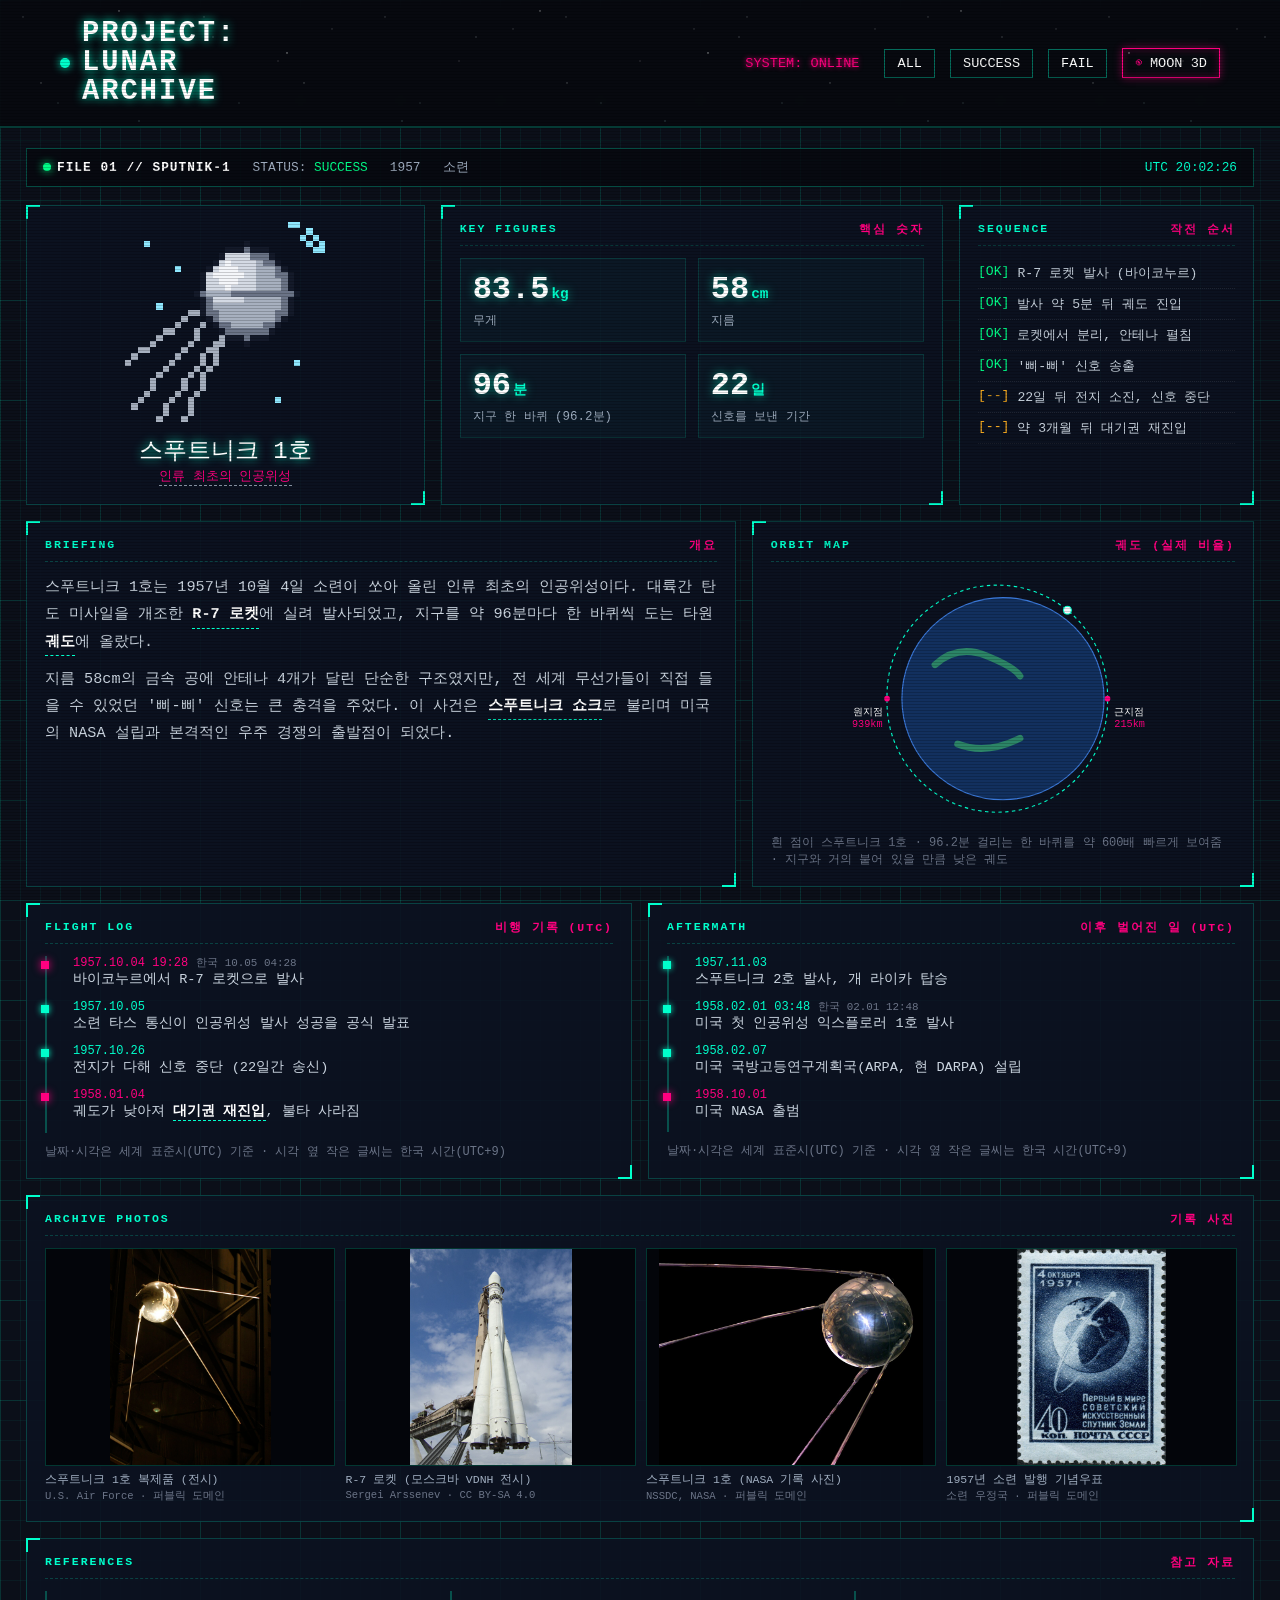
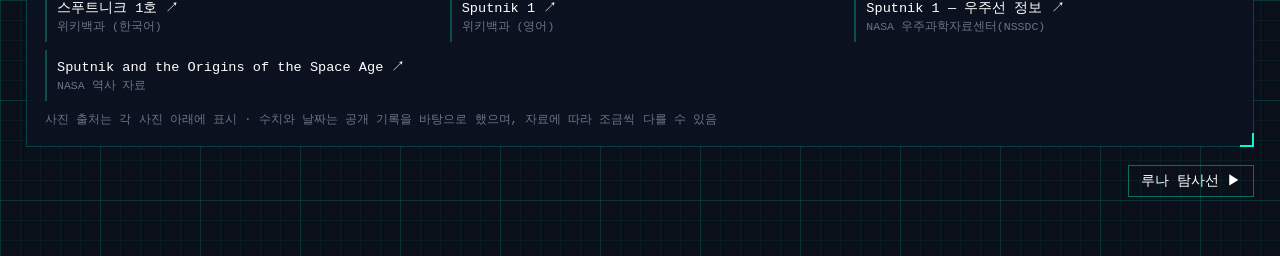
<file: detail/sputnik1.html>
<!DOCTYPE html>
<html lang="ko">
<head>
    <meta charset="UTF-8">
    <meta name="viewport" content="width=device-width, initial-scale=1">
    <title>스푸트니크 1호 | Lunar Rocket Archive</title>
    <link rel="stylesheet" href="../css/style.css">
    <link rel="stylesheet" href="../css/detail.css">
</head>
<body class="detail-body">

    <!-- 사이버펑크 무드 상단 헤더 (홈 화면과 동일, 로고를 누르면 홈으로) -->
    <header class="cyber-header">
        <div class="header-left">
            <span class="pulse-dot"></span>
            <h1><a href="../index.html" class="logo-link" aria-label="홈으로">PROJECT:<br>LUNAR<br>ARCHIVE</a></h1>
        </div>
        <nav class="header-nav">
            <span class="status-text">SYSTEM: ONLINE</span>
            <a href="../index.html#all" class="nav-btn">ALL</a>
            <a href="../index.html#success" class="nav-btn">SUCCESS</a>
            <a href="../index.html#failure" class="nav-btn">FAIL</a>
            <a href="../landing.html" class="nav-btn nav-3d">MOON 3D</a>
        </nav>
    </header>

    <!-- 관제실 화면: 패널 배치는 css/detail.css, 동작은 js/detail.js -->
    <main class="hud">
        <div class="mission-bar">
            <span><span class="led"></span><b>FILE 01 // SPUTNIK-1</b></span>
            <span>STATUS: <span class="status-ok">SUCCESS</span></span>
            <span>1957</span>
            <span>소련</span>
            <span class="clock">UTC --:--:--</span>
        </div>

        <div class="hud-grid">
            <section class="panel c4 hero-art">
                <div class="hero-frame">
                    <svg class="rocket-icon-img px-sputnik" viewBox="0 0 32 32" shape-rendering="crispEdges" role="img" aria-label="스푸트니크 1호">
                      <g class="stars">
                        <path fill="#8fe8ff" d="M3 3h1v1h-1zM8 7h1v1h-1zM5 13h1v1h-1zM27 22h1v1h-1zM24 28h1v1h-1z"/>
                      </g>
                      <g class="ball">
                        <path fill="#141a2a" d="M19 3h1v1h-1zM16 4h3v1h-3zM20 4h3v1h-3zM15 5h1v1h-1zM23 5h1v1h-1zM14 6h1v1h-1zM24 6h1v1h-1zM13 7h1v1h-1zM25 7h1v1h-1zM12 8h1v1h-1zM26 8h1v1h-1zM12 9h1v1h-1zM26 9h1v1h-1zM12 10h1v1h-1zM26 10h1v1h-1zM11 11h1v1h-1zM27 11h1v1h-1zM12 12h1v1h-1zM26 12h1v1h-1zM12 13h1v1h-1zM26 13h1v1h-1zM12 14h1v1h-1zM26 14h1v1h-1zM13 15h1v1h-1zM25 15h1v1h-1zM14 16h1v1h-1zM24 16h1v1h-1zM15 17h1v1h-1zM23 17h1v1h-1zM16 18h3v1h-3zM20 18h3v1h-3zM19 19h1v1h-1z"/>
                        <path fill="#6b7487" d="M19 4h1v1h-1zM20 5h3v1h-3zM22 6h2v1h-2zM24 7h1v1h-1zM24 8h2v1h-2zM25 9h1v1h-1zM25 10h1v1h-1zM12 11h1v1h-1zM17 11h10v1h-10zM13 12h1v1h-1zM25 12h1v1h-1zM13 13h1v1h-1zM25 13h1v1h-1zM13 14h2v1h-2zM24 14h2v1h-2zM14 15h1v1h-1zM24 15h1v1h-1zM15 16h2v1h-2zM22 16h2v1h-2zM16 17h7v1h-7zM19 18h1v1h-1z"/>
                        <path fill="#d4dae4" d="M16 5h4v1h-4zM15 6h1v1h-1zM17 6h4v1h-4zM14 7h1v1h-1zM18 7h3v1h-3zM13 8h1v1h-1zM19 8h2v1h-2zM13 9h2v1h-2zM18 9h3v1h-3zM13 10h3v1h-3zM17 10h4v1h-4zM14 12h5v1h-5z"/>
                        <path fill="#f4f6fa" d="M16 6h1v1h-1zM15 7h3v1h-3zM14 8h5v1h-5zM15 9h3v1h-3zM16 10h1v1h-1z"/>
                        <path fill="#a7b0bf" d="M21 6h1v1h-1zM21 7h3v1h-3zM21 8h3v1h-3zM21 9h4v1h-4zM21 10h4v1h-4zM13 11h4v1h-4zM19 12h6v1h-6zM14 13h11v1h-11zM10 14h2v1h-2zM15 14h9v1h-9zM9 15h1v1h-1zM15 15h9v1h-9zM8 16h1v1h-1zM12 16h1v1h-1zM17 16h5v1h-5zM6 17h2v1h-2zM11 17h1v1h-1zM5 18h1v1h-1zM11 18h1v1h-1zM15 18h1v1h-1zM4 19h1v1h-1zM10 19h1v1h-1zM14 19h2v1h-2zM2 20h2v1h-2zM9 20h1v1h-1zM13 20h2v1h-2zM1 21h1v1h-1zM8 21h1v1h-1zM12 21h1v1h-1zM14 21h1v1h-1zM0 22h1v1h-1zM7 22h1v1h-1zM12 22h1v1h-1zM14 22h1v1h-1zM6 23h1v1h-1zM11 23h1v1h-1zM13 23h1v1h-1zM5 24h1v1h-1zM10 24h1v1h-1zM12 24h1v1h-1zM4 25h1v1h-1zM9 25h1v1h-1zM12 25h1v1h-1zM4 26h1v1h-1zM9 26h1v1h-1zM12 26h1v1h-1zM3 27h1v1h-1zM8 27h1v1h-1zM11 27h1v1h-1zM2 28h1v1h-1zM7 28h1v1h-1zM10 28h1v1h-1zM1 29h1v1h-1zM6 29h1v1h-1zM10 29h1v1h-1zM6 30h1v1h-1zM10 30h1v1h-1zM5 31h1v1h-1zM9 31h1v1h-1z"/>
                      </g>
                      <g class="signal">
                        <path fill="#8fe8ff" d="M26 0h2v1h-2zM29 1h1v1h-1zM28 2h1v1h-1zM30 2h1v1h-1zM29 3h1v1h-1zM31 3h1v1h-1zM30 4h2v1h-2z"/>
                      </g>
                    </svg>
                </div>
                <div class="hero-name">스푸트니크 1호</div>
                <div class="hero-sub">인류 최초의 인공위성</div>
            </section>

            <section class="panel c5">
                <h2 class="panel-title"><span>KEY FIGURES</span><span>핵심 숫자</span></h2>
                <div class="stats">
                    <div class="stat"><div class="stat-num"><span class="count">83.6</span><small>kg</small></div><div class="stat-label">무게</div></div>
                    <div class="stat"><div class="stat-num"><span class="count">58</span><small>cm</small></div><div class="stat-label">지름</div></div>
                    <div class="stat"><div class="stat-num"><span class="count">96</span><small>분</small></div><div class="stat-label">지구 한 바퀴 (96.2분)</div></div>
                    <div class="stat"><div class="stat-num"><span class="count">22</span><small>일</small></div><div class="stat-label">신호를 보낸 기간</div></div>
                </div>
            </section>

            <section class="panel c3">
                <h2 class="panel-title"><span>SEQUENCE</span><span>작전 순서</span></h2>
                <ul class="checklist">
                    <li><span class="ok">[OK]</span>R-7 로켓 발사 (바이코누르)</li>
                    <li><span class="ok">[OK]</span>발사 약 5분 뒤 궤도 진입</li>
                    <li><span class="ok">[OK]</span>로켓에서 분리, 안테나 펼침</li>
                    <li><span class="ok">[OK]</span>'삐-삐' 신호 송출</li>
                    <li><span class="warn">[--]</span>22일 뒤 전지 소진, 신호 중단</li>
                    <li><span class="warn">[--]</span>약 3개월 뒤 대기권 재진입</li>
                </ul>
            </section>

            <section class="panel c7 brief">
                <h2 class="panel-title"><span>BRIEFING</span><span>개요</span></h2>
                <p>스푸트니크 1호는 1957년 10월 4일 소련이 쏘아 올린 인류 최초의 인공위성이다. 대륙간 탄도 미사일을 개조한 <button type="button" class="term" data-term="r7">R-7 로켓</button>에 실려 발사되었고, 지구를 약 96분마다 한 바퀴씩 도는 타원 <button type="button" class="term" data-term="orbit">궤도</button>에 올랐다.</p>
                <p>지름 58cm의 금속 공에 안테나 4개가 달린 단순한 구조였지만, 전 세계 무선가들이 직접 들을 수 있었던 '삐-삐' 신호는 큰 충격을 주었다. 이 사건은 <button type="button" class="term" data-term="shock">스푸트니크 쇼크</button>로 불리며 미국의 NASA 설립과 본격적인 우주 경쟁의 출발점이 되었다.</p>
            </section>

            <section class="panel c5">
                <h2 class="panel-title"><span>ORBIT MAP</span><span>궤도 (실제 비율)</span></h2>
                <svg class="orbit-svg" viewBox="0 0 300 220" role="img" aria-label="스푸트니크 1호 궤도: 근지점 215km, 원지점 939km">
                    <path d="M242.2 110 A97.3 97.1 0 1 0 47.7 110 A97.3 97.1 0 1 0 242.2 110" fill="none" stroke="#00ffcc" stroke-dasharray="3 3"/>
                    <circle cx="150" cy="110" r="89.2" fill="#12305e" stroke="#3a78d8"/>
                    <path d="M90 80q20 -18 45 -8t30 18M110 150q25 10 55 -5" fill="none" stroke="#3fbf6f" stroke-width="6" stroke-linecap="round" opacity="0.6"/>
                    <circle cx="242.2" cy="110" r="2.5" fill="#ff007f"/>
                    <circle cx="47.7" cy="110" r="2.5" fill="#ff007f"/>
                    <text x="248.2" y="124" fill="#fff" font-size="9">근지점</text>
                    <text x="248.2" y="135" fill="#ff007f" font-size="9">215km</text>
                    <text x="43.7" y="124" fill="#fff" font-size="9" text-anchor="end">원지점</text>
                    <text x="43.7" y="135" fill="#ff007f" font-size="9" text-anchor="end">939km</text>
                    <circle r="3.5" fill="#f4f6fa" stroke="#00ffcc">
                        <animateMotion dur="9.6s" repeatCount="indefinite" path="M242.2 110 A97.3 97.1 0 1 0 47.7 110 A97.3 97.1 0 1 0 242.2 110"/>
                    </circle>
                </svg>
                <p class="note">흰 점이 스푸트니크 1호 · 96.2분 걸리는 한 바퀴를 약 600배 빠르게 보여줌 · 지구와 거의 붙어 있을 만큼 낮은 궤도</p>
            </section>

            <section class="panel c6">
                <h2 class="panel-title"><span>FLIGHT LOG</span><span>비행 기록 (UTC)</span></h2>
                <ol class="timeline">
                    <li class="key"><time>1957.10.04 19:28</time>바이코누르에서 R-7 로켓으로 발사</li>
                    <li><time>1957.10.05</time>소련 타스 통신이 인공위성 발사 성공을 공식 발표</li>
                    <li><time>1957.10.26</time>전지가 다해 신호 중단 (22일간 송신)</li>
                    <li class="key"><time>1958.01.04</time>궤도가 낮아져 <button type="button" class="term" data-term="reentry">대기권 재진입</button>, 불타 사라짐</li>
                </ol>
                <p class="note">날짜·시각은 세계 표준시(UTC) 기준 · 시각 옆 작은 글씨는 한국 시간(UTC+9)</p>
            </section>

            <section class="panel c6">
                <h2 class="panel-title"><span>AFTERMATH</span><span>이후 벌어진 일 (UTC)</span></h2>
                <ol class="timeline">
                    <li><time>1957.11.03</time>스푸트니크 2호 발사, 개 라이카 탑승</li>
                    <li><time>1958.02.01 03:48</time>미국 첫 인공위성 익스플로러 1호 발사</li>
                    <li><time>1958.02.07</time>미국 국방고등연구계획국(ARPA, 현 DARPA) 설립</li>
                    <li class="key"><time>1958.10.01</time>미국 NASA 출범</li>
                </ol>
                <p class="note">날짜·시각은 세계 표준시(UTC) 기준 · 시각 옆 작은 글씨는 한국 시간(UTC+9)</p>
            </section>

            <section class="panel c12">
                <h2 class="panel-title"><span>ARCHIVE PHOTOS</span><span>기록 사진</span></h2>
                <div class="gallery">
                    <figure class="photo-fig">
                        <a href="https://commons.wikimedia.org/wiki/File%3ASputnik_1.jpg" target="_blank" rel="noopener"><img class="photo-img" src="../img/photos/sputnik1-1.jpg" alt="스푸트니크 1호 복제품 (전시)" loading="lazy"></a>
                        <figcaption class="caption">스푸트니크 1호 복제품 (전시)<span class="credit">U.S. Air Force · 퍼블릭 도메인</span></figcaption>
                    </figure>
                    <figure class="photo-fig">
                        <a href="https://commons.wikimedia.org/wiki/File%3ASemyorka_Rocket_R7_by_Sergei_Korolyov_in_VDNH_Ostankino_RAF0540.jpg" target="_blank" rel="noopener"><img class="photo-img" src="../img/photos/sputnik1-2.jpg" alt="R-7 로켓 (모스크바 VDNH 전시)" loading="lazy"></a>
                        <figcaption class="caption">R-7 로켓 (모스크바 VDNH 전시)<span class="credit">Sergei Arssenev · CC BY-SA 4.0</span></figcaption>
                    </figure>
                    <figure class="photo-fig">
                        <a href="https://commons.wikimedia.org/wiki/File%3ASputnik_asm.jpg" target="_blank" rel="noopener"><img class="photo-img" src="../img/photos/sputnik1-3.jpg" alt="스푸트니크 1호 (NASA 기록 사진)" loading="lazy"></a>
                        <figcaption class="caption">스푸트니크 1호 (NASA 기록 사진)<span class="credit">NSSDC, NASA · 퍼블릭 도메인</span></figcaption>
                    </figure>
                    <figure class="photo-fig">
                        <a href="https://commons.wikimedia.org/wiki/File%3AThe_Soviet_Union_1957_CPA_2093_stamp_%28Launching_of_First_Artificial_Earth_Satellite._Sputnik_1_encircling_Globe%29_1200dpi_another.jpg" target="_blank" rel="noopener"><img class="photo-img" src="../img/photos/sputnik1-4.jpg" alt="1957년 소련 발행 기념우표" loading="lazy"></a>
                        <figcaption class="caption">1957년 소련 발행 기념우표<span class="credit">소련 우정국 · 퍼블릭 도메인</span></figcaption>
                    </figure>
                </div>
            </section>

            <section class="panel c12">
                <h2 class="panel-title"><span>REFERENCES</span><span>참고 자료</span></h2>
                <ul class="ref-list">
                    <li><a href="https://ko.wikipedia.org/wiki/스푸트니크_1호" target="_blank" rel="noopener">스푸트니크 1호 ↗</a><span class="ref-src">위키백과 (한국어)</span></li>
                    <li><a href="https://en.wikipedia.org/wiki/Sputnik_1" target="_blank" rel="noopener">Sputnik 1 ↗</a><span class="ref-src">위키백과 (영어)</span></li>
                    <li><a href="https://nssdc.gsfc.nasa.gov/nmc/spacecraft/display.action?id=1957-001B" target="_blank" rel="noopener">Sputnik 1 — 우주선 정보 ↗</a><span class="ref-src">NASA 우주과학자료센터(NSSDC)</span></li>
                    <li><a href="https://www.nasa.gov/history/sputnik/" target="_blank" rel="noopener">Sputnik and the Origins of the Space Age ↗</a><span class="ref-src">NASA 역사 자료</span></li>
                </ul>
                <p class="note">사진 출처는 각 사진 아래에 표시 · 수치와 날짜는 공개 기록을 바탕으로 했으며, 자료에 따라 조금씩 다를 수 있음</p>
            </section>
        </div>

        <nav class="nav-records" aria-label="다른 기록">
            <a href="luna.html" class="nav-btn next">루나 탐사선 ▶</a>
        </nav>
    </main>

    <script src="../js/glossary.js"></script>
    <script src="../js/detail.js"></script>
</body>
</html>
</file>
<file: css/style.css>
/* 전체 바디 스타일 (어두운 우주 배경) */
body {
  background-color: #0b0f19;
  color: #00ffcc;
  font-family: 'Courier New', Courier, monospace;
  margin: 0;
  padding: 0;
}

/* 홈 화면 배경: 성운과 별
   작은 별 타일(260×220px) 4겹을 반복하고, 위에 보라·청록 성운을 옅게 겹침.
   스크롤해도 배경은 그대로 있어 멀리 있는 우주처럼 보임 */
.home-body {
  background-color: #0c1224;
  background-image:
    radial-gradient(1px 1px at 20px 30px, rgba(255, 255, 255, 0.5), transparent),
    radial-gradient(1px 1px at 130px 80px, rgba(255, 255, 255, 0.35), transparent),
    radial-gradient(1.5px 1.5px at 210px 160px, rgba(190, 255, 243, 0.45), transparent),
    radial-gradient(1px 1px at 60px 190px, rgba(255, 255, 255, 0.3), transparent),
    radial-gradient(ellipse 50% 40% at 80% 20%, rgba(120, 60, 200, 0.18), transparent 70%),  /* 보라 성운 */
    radial-gradient(ellipse 45% 40% at 15% 75%, rgba(0, 160, 200, 0.14), transparent 70%);   /* 청록 성운 */
  background-size:
    260px 220px, 260px 220px, 260px 220px, 260px 220px,
    100% 100%, 100% 100%;
  background-attachment: fixed;
}

.cyber-header {
  position: relative;
  display: flex;
  justify-content: space-between;
  align-items: center;
  padding: 20px 60px;
  border-bottom: 2px solid #00ffcc33;
  backdrop-filter: blur(5px);
  background-color: rgba(7, 9, 15, 0.9);
  overflow: hidden;
  isolation: isolate; /* 별 레이어(z-index: -1)가 헤더 배경색 위, 글자 아래에 오도록 */
}

/* 멀리 떨어진 희미한 별들: 크기가 서로 다른 타일 3겹을 겹쳐 반복 무늬가 티 나지 않게 함.
   별은 1px 안팎으로 작고 투명도를 낮게 해서 은은하게만 보이도록 함 */
.cyber-header::before {
  content: "";
  position: absolute;
  inset: 0;
  z-index: -1;
  pointer-events: none;
  background-image:
    /* 가장 먼 별: 아주 작고 흐림 */
    radial-gradient(1px 1px at 23px 17px, rgba(255, 255, 255, 0.35), transparent),
    radial-gradient(1px 1px at 97px 61px, rgba(255, 255, 255, 0.25), transparent),
    radial-gradient(1px 1px at 151px 29px, rgba(255, 255, 255, 0.3), transparent),
    radial-gradient(1px 1px at 58px 103px, rgba(190, 255, 243, 0.25), transparent),
    /* 중간 거리 별 */
    radial-gradient(1px 1px at 41px 83px, rgba(255, 255, 255, 0.45), transparent),
    radial-gradient(1px 1px at 213px 37px, rgba(255, 255, 255, 0.35), transparent),
    radial-gradient(1px 1px at 139px 121px, rgba(190, 255, 243, 0.35), transparent),
    /* 조금 가까운 별: 드물게 배치 */
    radial-gradient(1.5px 1.5px at 287px 53px, rgba(255, 255, 255, 0.5), transparent),
    radial-gradient(1.5px 1.5px at 119px 11px, rgba(255, 255, 255, 0.4), transparent);
  background-size:
    181px 127px, 181px 127px, 181px 127px, 181px 127px,
    263px 149px, 263px 149px, 263px 149px,
    421px 139px, 421px 139px;
}

/* 글자와 버튼이 별빛보다 위에 오도록 설정 */
.header-left, .header-nav {
  position: relative;
  z-index: 2;
}

.header-left {
  display: flex;
  align-items: center; /* 초록 점을 세 줄 텍스트의 세로 중앙에 위치시킴 */
  gap: 12px;
}

.header-left h1 {
  font-size: 1.8rem; 
  line-height: 1.0;
  letter-spacing: 2px;
  color: #fff;
  text-shadow: 0 0 10px #00ffcc;
  margin: 0;
}

/* 로고를 누르면 홈으로: 링크지만 글자 모양은 그대로 */
.logo-link {
  color: inherit;
  text-decoration: none;
}
.logo-link:hover {
  text-shadow: 0 0 16px #00ffcc, 0 0 4px #00ffcc;
}

.pulse-dot {
  width: 10px;
  height: 10px;
  background-color: #00ffcc;
  border-radius: 50%;
  box-shadow: 0 0 8px #00ffcc;
}

.header-nav {
  display: flex;
  align-items: center;
  gap: 15px;
}

.status-text {
  font-size: 0.85rem;
  color: #ff007f;
  text-shadow: 0 0 5px #ff007f;
  margin-right: 10px;
}

.nav-btn {
  color: #fff;
  text-decoration: none;
  font-size: 0.85rem;
  padding: 6px 12px;
  border: 1px solid #00ffcc66;
  transition: all 0.3s;
}

/* 지금 보고 있는 보기 (ALL / SUCCESS / FAIL) */
.nav-btn[aria-current="page"],
.nav-btn:hover {
  background-color: #00ffcc;
  color: #0b0f19;
  box-shadow: 0 0 10px #00ffcc;
}

/* 메인 영역 및 소개글 */
/* 본문: 왼쪽 세로줄(버튼 폭)은 버튼 아래로 비워 두고 가운데에 제목·카드.
   오른쪽에도 같은 폭의 빈 세로줄을 둬서 좌우 여백을 맞춤 */
.page-body {
  display: grid;
  grid-template-columns: 40px 1fr 40px;
  column-gap: 20px;
  align-items: start;
  padding: 24px 26px 40px;
}
.rocket-container {
  min-width: 0;
}

.intro-text {
  margin-bottom: 40px;
}

.intro-text h2 {
  color: #befff3;                          /* 눈이 편안하면서 선명한 밝은 백색 */
  font-size: 1.8rem;
  font-weight: 700;
  letter-spacing: 1px;
  text-shadow: 0 0 8px rgba(116, 144, 139, 0.4); /* 과하지 않은 은은한 네온 발광 */
  margin: 0 0 10px;
  min-height: 40px;        /* 왼쪽 사이드바 버튼과 같은 높이에서 */
  display: flex;
  align-items: center;     /* 세로 가운데를 맞춤 */
}

.intro-text p {
  color: #a0aec0;
}

/* ★ 핵심: 로켓 카드 가로 정렬 (Flexbox) */
.rocket-grid {
  display: grid;
  /* 카드는 최소 260px, 남는 폭은 카드들이 나눠 가짐 → 오른쪽에 빈 공간이 크게 남지 않음.
     화면이 넓어지면 한 줄에 들어가는 카드 수가 자동으로 늘어남 */
  grid-template-columns: repeat(auto-fill, minmax(260px, 1fr));
  gap: 24px;               /* 카드와 카드 사이 간격 */
}

/* 각 로켓 카드 디자인 */
.rocket-card {
  /* 페이지 배경(#0b0f19)보다 한 단계 어두운 남색 계열 → 카드가 배경에서 또렷하게 구분됨 */
  background: linear-gradient(160deg, #070b14 0%, #03050a 100%);
  border: 1px solid #00ffcc44;
  border-radius: 8px;
  padding: 24px;
  box-sizing: border-box;
  max-width: 340px;        /* 너무 넓어져 그림 주변이 휑해지지 않게 최대 폭 제한 */
  position: relative;      /* 모바일 "자세히 보기" 버튼을 카드 기준으로 배치 */
  box-shadow: 0 4px 20px rgba(0, 0, 0, 0.5);
  transition: all 0.3s ease; /* 애니메이션을 부드럽게 만드는 속성 */
  cursor: pointer;
}

/* 마우스 올렸을 때: 카드가 위로 올라가며 네온빛 발광 */
.rocket-card:hover {
  transform: translateY(-12px); 
  border-color: #00ffcc;
  box-shadow: 0 0 15px #00ffcc66;
}

/* 마우스 올렸을 때: 픽셀 로켓 아이콘이 더 높이 발사되는 모션 */
.is-playing .rocket-icon {
  transform: translateY(-8px) scale(1.1);
}

.rocket-icon {
  font-size: 2.5rem;
  margin-bottom: 12px;
  transition: transform 0.3s ease;
}

.rocket-icon-img {
  display: block;          /* 글자 줄 기준선 때문에 그림 아래 생기는 빈틈 제거 */
  width: 104px;
  height: 104px;
  object-fit: contain;
  image-rendering: pixelated;
  margin-bottom: 12px;
  transition: transform 0.3s ease;
}

.is-playing .rocket-icon-img {
  transform: translateY(-8px) scale(1.1);
}

.rocket-card h3 {
  color: #fff;
  margin: 0 0 8px 0;
  font-size: 1.2rem;
}

.launch-year {
  display: inline-block;
  font-size: 0.8rem;
  color: #ff007f;
  margin-bottom: 14px;
}

.rocket-card p {
  color: #cbd5e0;
  font-size: 0.88rem;
  line-height: 1.4;
  margin: 0;
}

/* 모바일 전용 "자세히 보기" 버튼 (js/cards.js가 터치 기기에서만 만듦).
   그림 오른쪽의 빈 공간에 띄워서, 나타날 때 카드 높이가 바뀌지 않게 함 */
.detail-btn {
  position: absolute;
  top: 16px;
  right: 16px;
  display: none;
  color: #0b0f19;
  background-color: #00ffcc;
  box-shadow: 0 0 10px #00ffcc88;
  font-size: 0.8rem;
  font-weight: 700;
  text-decoration: none;
  padding: 8px 12px;       /* 손가락으로 누르기 쉬운 크기 */
}
.rocket-card.is-selected .detail-btn {
  display: block;
}
/* 선택된 카드는 테두리를 밝게 */
.rocket-card.is-selected {
  border-color: #00ffcc;
  box-shadow: 0 0 15px #00ffcc66;
}
.fail-card.is-selected {
  border-color: #ff0055;
  box-shadow: 0 0 15px #ff005566;
}
.fail-card .detail-btn {
  background-color: #ff0055;
  box-shadow: 0 0 10px #ff005588;
  color: #fff;
}

/* 실패한 로켓 카드 스타일 포인트 */
.fail-card {
  border-color: #ff005544;
}

.fail-card:hover {
  border-color: #ff0055;
  box-shadow: 0 0 15px #ff005566;
}
/* ===== 분류 사이드바 ===== */
/* 본문 왼쪽 세로줄 맨 위에 놓이는 사이드바 열기 버튼 (메뉴 버튼과 같은 네온 테두리) */
.sidebar-toggle {
  display: flex;
  align-items: center;
  justify-content: center;
  width: 40px;
  height: 40px;
  background: none;
  border: 1px solid #00ffcc66;
  color: #fff;
  cursor: pointer;
  transition: all 0.3s;
}
.sidebar-toggle:hover,
.sidebar-toggle[aria-expanded="true"] {
  background-color: #00ffcc;
  color: #0b0f19;
  box-shadow: 0 0 10px #00ffcc;
}
/* 픽셀 느낌의 세 줄 아이콘: 가운데 줄 하나에 그림자 두 개로 위아래 줄을 그림 */
.toggle-bars {
  width: 14px;
  height: 2px;
  background: currentColor;
  box-shadow: 0 -5px 0 currentColor, 0 5px 0 currentColor;
}

/* 왼쪽에서 밀려 나오는 패널. 닫혀 있을 땐 화면 왼쪽 밖에 숨어 있음 */
.sidebar {
  position: fixed;
  top: 0;
  bottom: 0;
  left: 0;
  z-index: 100;
  width: 280px;
  max-width: 85vw;
  box-sizing: border-box;
  padding: 20px;
  overflow-y: auto;
  background: rgba(7, 9, 15, 0.97);
  border-right: 2px solid #00ffcc55;
  box-shadow: 0 0 30px rgba(0, 255, 204, 0.15);
  transform: translateX(-100%);
  visibility: hidden;      /* 닫혀 있을 땐 화면 끝에 그림자가 비치지 않게 숨김 */
  transition: transform 0.3s ease, visibility 0s 0.3s;
}
.sidebar.is-open {
  transform: translateX(0);
  visibility: visible;
  transition: transform 0.3s ease;
}

/* 사이드바가 열리면 나머지 화면을 어둡게 덮음 (누르면 닫힘) */
.sidebar-backdrop {
  position: fixed;
  inset: 0;
  z-index: 90;
  background: rgba(0, 0, 0, 0.55);
  opacity: 0;
  pointer-events: none;
  transition: opacity 0.3s ease;
}
.sidebar-backdrop.is-open {
  opacity: 1;
  pointer-events: auto;
}

.sidebar-head {
  display: flex;
  justify-content: space-between;
  align-items: center;
  padding-bottom: 14px;
  margin-bottom: 16px;
  border-bottom: 1px solid #00ffcc33;
}
.sidebar-title {
  color: #fff;
  font-weight: 700;
  letter-spacing: 2px;
  text-shadow: 0 0 8px #00ffcc;
}
.sidebar-close {
  background: none;
  border: 1px solid #00ffcc44;
  color: #00ffcc;
  font: inherit;
  width: 32px;
  height: 32px;
  cursor: pointer;
}
.sidebar-close:hover {
  border-color: #00ffcc;
  box-shadow: 0 0 8px #00ffcc66;
}

/* 사이드바 안의 모든 버튼 공통 */
.sidebar-all,
.sidebar-group-title,
.sidebar-item {
  display: flex;
  align-items: baseline;
  justify-content: space-between;
  width: 100%;
  background: none;
  border: none;
  border-left: 3px solid transparent;
  font: inherit;
  text-align: left;
  cursor: pointer;
  transition: background-color 0.2s, color 0.2s;
}
.sidebar-all:hover,
.sidebar-group-title:hover,
.sidebar-item:hover {
  background-color: #00ffcc1a;
}
/* 지금 보고 있는 분류 */
.sidebar [aria-current="true"] {
  border-left-color: #00ffcc;
  background-color: #00ffcc22;
  color: #fff;
}

.sidebar-all {
  color: #cbd5e0;
  padding: 10px 12px;
  margin-bottom: 18px;
  border: 1px solid #00ffcc44;
  border-left-width: 3px;
}

.sidebar-group {
  margin-bottom: 20px;
}
.sidebar-group-title {
  color: #00ffcc;
  font-size: 1rem;
  font-weight: 700;
  padding: 8px 12px;
}
.sidebar-sub {
  font-size: 0.7rem;
  font-weight: 400;
  color: #ff007f;
  letter-spacing: 1px;
}
.sidebar-group ul {
  list-style: none;
  margin: 4px 0 0;
  padding: 0 0 0 12px;
  border-left: 1px dashed #00ffcc33;
}
.sidebar-item {
  color: #a0aec0;
  font-size: 0.9rem;
  padding: 7px 12px;
}
.sidebar-count,
.group-count {
  font-size: 0.75rem;
  color: #00ffcc;
  border: 1px solid #00ffcc44;
  padding: 1px 6px;
}

/* 분류해서 볼 때 위쪽에 나오는 "지금 보는 분류" 표시줄 */
.view-bar {
  display: flex;
  align-items: center;
  gap: 12px;
  flex-wrap: wrap;
  margin-bottom: 8px;
}
.view-bar[hidden] {
  display: none;
}
.view-label {
  color: #ff007f;
  text-shadow: 0 0 5px #ff007f88;
}
.view-reset {
  background: none;
  border: 1px solid #00ffcc66;
  color: #fff;
  font: inherit;
  font-size: 0.8rem;
  padding: 4px 10px;
  cursor: pointer;
}
.view-reset:hover {
  background-color: #00ffcc;
  color: #0b0f19;
}

/* 묶음 제목 (예: 1960년대 3) */
.rocket-group {
  margin-top: 28px;
}
.group-title {
  display: flex;
  align-items: center;
  gap: 10px;
  color: #befff3;
  font-size: 1.2rem;
  margin: 0 0 16px;
  padding-bottom: 8px;
  border-bottom: 1px dashed #00ffcc33;
}

/* ===== 픽셀 아이콘 애니메이션 =====
   그림을 감싼 요소에 is-playing 클래스가 붙으면 재생됨
   (홈 카드는 js/cards.js, 상세 페이지 대표 그림은 js/detail.js가 붙이고 뗌).
   마우스가 있는 기기에선 마우스를 올렸을 때, 터치 기기에선 카드를 탭했을 때만 재생. */
   steps(1)로 키프레임 사이를 뚝뚝 끊어서 1픽셀 단위로 움직이는 느낌을 냄.
   SVG 안에서 1px = 픽셀 1칸. */

/* 별 반짝임 (모든 카드 공통) */
.is-playing .rocket-icon-img .stars {
  animation: px-twinkle 0.6s steps(1, end) infinite;
}
@keyframes px-twinkle {
  0%, 100% { opacity: 1; }
  50%      { opacity: 0.3; }
}

/* 화염 깜빡임 (새턴 V, 팰컨 9 공통) */
.is-playing .rocket-icon-img .flame {
  transform-origin: 16px 27px;
  animation: px-flicker 0.24s steps(1, end) infinite;
}
@keyframes px-flicker {
  0%   { transform: scaleY(1.4); }
  33%  { transform: scaleY(1.8); }
  66%  { transform: scaleY(1.2); }
}

/* 스푸트니크 1호: 살짝 떨리다가 우상단으로 발사 → 좌하단에서 다시 날아 들어옴 */
.is-playing .px-sputnik .ball {
  animation: sputnik-launch 1.4s steps(1, end);
}
@keyframes sputnik-launch {
  0%   { transform: translate(0, 0); }
  8%   { transform: translate(1px, 0); }
  16%  { transform: translate(-1px, 0); }
  24%  { transform: translate(0, 0); }
  32%  { transform: translate(1px, -1px); }
  40%  { transform: translate(3px, -3px); }
  48%  { transform: translate(6px, -6px); }
  56%  { transform: translate(12px, -12px); }
  64%  { transform: translate(22px, -22px); }
  70%  { transform: translate(40px, -40px); }
  72%  { transform: translate(-32px, 32px); }
  80%  { transform: translate(-12px, 12px); }
  88%  { transform: translate(-4px, 4px); }
  94%  { transform: translate(-1px, 1px); }
  100% { transform: translate(0, 0); }
}
.is-playing .px-sputnik .signal {
  animation: sputnik-beep 0.3s steps(1, end) infinite;
}
@keyframes sputnik-beep {
  0%, 100% { opacity: 1; }
  50%      { opacity: 0; }
}

/* 새턴 V: 진동 → 수직 발사로 화면 밖 → 아래에서 다음 로켓이 올라옴 */
.is-playing .px-saturn .rocket {
  animation: saturn-launch 1.6s steps(1, end);
}
@keyframes saturn-launch {
  0%   { transform: translate(0, 0); }
  6%   { transform: translate(1px, 0); }
  12%  { transform: translate(-1px, 0); }
  18%  { transform: translate(1px, 0); }
  24%  { transform: translate(-1px, 0); }
  30%  { transform: translate(0, -1px); }
  38%  { transform: translate(0, -2px); }
  46%  { transform: translate(0, -4px); }
  54%  { transform: translate(0, -8px); }
  62%  { transform: translate(0, -15px); }
  68%  { transform: translate(0, -26px); }
  72%  { transform: translate(0, -40px); }
  74%  { transform: translate(0, 34px); }
  82%  { transform: translate(0, 14px); }
  90%  { transform: translate(0, 5px); }
  96%  { transform: translate(0, 1px); }
  100% { transform: translate(0, 0); }
}

/* 소련 N1: 1969년 7월 2차 발사 실패를 재현
   점화 → 천천히 이륙 → 8번 엔진 폭발 섬광 → 엔진 제어 시스템(KORD)이 엔진 정지 →
   멈칫하다 발사대로 추락 → 충격파 + 화구 → 화구가 솟으며 버섯구름, 발사대 소실 */
.px-n1 .ignite,
.px-n1 .fault,
.px-n1 .shock {
  opacity: 0;
}
.is-playing .px-n1 .ignite {
  transform-origin: 15px 24px;
  animation: px-flicker 0.24s steps(1, end) infinite,
             n1-ignite 3.2s steps(1, end) forwards;
}
@keyframes n1-ignite {
  0%   { opacity: 0; }
  5%   { opacity: 1; }
  36%  { opacity: 0; }
  100% { opacity: 0; }
}
.is-playing .px-n1 .rocket {
  animation: n1-flight 3.2s steps(1, end) forwards;
}
@keyframes n1-flight {
  0%   { transform: translate(0, 0); opacity: 1; }
  5%   { transform: translate(1px, 0); }
  9%   { transform: translate(-1px, 0); }
  13%  { transform: translate(0, 0); }
  17%  { transform: translate(0, -1px); }
  22%  { transform: translate(0, -2px); }
  27%  { transform: translate(0, -3px); }
  30%  { transform: translate(1px, -4px); }
  33%  { transform: translate(0, -5px); }
  38%  { transform: translate(0, -5px); }
  42%  { transform: translate(1px, -4px); }
  45%  { transform: translate(1px, -2px); }
  48%  { transform: translate(1px, 1px); }
  51%  { transform: translate(2px, 3px); opacity: 1; }
  55%  { opacity: 0; }
  100% { transform: translate(2px, 3px); opacity: 0; }
}
.is-playing .px-n1 .fault {
  animation: n1-fault 3.2s steps(1, end) forwards;
}
@keyframes n1-fault {
  0%   { opacity: 0; }
  28%  { opacity: 1; }
  30%  { opacity: 0; }
  32%  { opacity: 1; }
  35%  { opacity: 0; }
  100% { opacity: 0; }
}
.is-playing .px-n1 .shock {
  transform-origin: 15px 26px;
  animation: n1-shock 3.2s steps(1, end) forwards;
}
@keyframes n1-shock {
  0%   { transform: scale(0.4); opacity: 0; }
  51%  { transform: scale(0.6); opacity: 1; }
  54%  { transform: scale(1.2); }
  57%  { transform: scale(1.8); opacity: 0.7; }
  60%  { transform: scale(2.5); opacity: 0.35; }
  63%  { opacity: 0; }
  100% { opacity: 0; }
}
/* 평소 모습의 폭발 그림은 hover 중엔 숨기고, 둥근 화구 + 기둥으로 버섯구름을 만듦 */
.px-n1 .fireball,
.px-n1 .stem {
  opacity: 0;
}
.is-playing .px-n1 .fire {
  opacity: 0;
}
.is-playing .px-n1 .fireball {
  transform-origin: 15px 25px;
  animation: n1-fireball 3.2s steps(1, end) forwards;
}
@keyframes n1-fireball {
  0%   { transform: scale(0); opacity: 1; }
  51%  { transform: scale(0.3); }
  53%  { transform: scale(0.7); }
  56%  { transform: scale(1.1); }
  60%  { transform: translate(0, -2px) scale(1.3); }
  66%  { transform: translate(0, -5px) scale(1.4); }
  74%  { transform: translate(0, -8px) scale(1.35); }
  84%  { transform: translate(0, -10px) scale(1.3); }
  100% { transform: translate(0, -11px) scale(1.25); opacity: 1; }
}
.is-playing .px-n1 .stem {
  transform-origin: 15px 32px;
  animation: n1-stem 3.2s steps(1, end) forwards;
}
@keyframes n1-stem {
  0%   { transform: scaleY(0); opacity: 1; }
  60%  { transform: scaleY(0.6); }
  66%  { transform: scaleY(1.2); }
  74%  { transform: scaleY(1.8); }
  84%  { transform: scaleY(2.4); }
  100% { transform: scaleY(2.6); opacity: 1; }
}
.is-playing .px-n1 .smoke {
  transform-origin: 15px 26px;
  animation: n1-smoke 3.2s steps(1, end) forwards;
}
@keyframes n1-smoke {
  0%   { transform: scale(0.3); opacity: 0; }
  58%  { transform: scale(0.6); opacity: 1; }
  66%  { transform: scale(0.9); }
  76%  { transform: scale(1.1); }
  88%  { transform: scale(1.2); }
  100% { transform: scale(1.25); opacity: 1; }
}
.is-playing .px-n1 .debris {
  transform-origin: 15px 22px;
  animation: n1-debris 3.2s steps(1, end) forwards;
}
@keyframes n1-debris {
  0%   { transform: scale(0.2); opacity: 0; }
  53%  { transform: scale(0.6); opacity: 1; }
  57%  { transform: scale(1); }
  62%  { transform: scale(1.4); }
  70%  { transform: scale(1.8); opacity: 0.6; }
  80%  { transform: scale(2.2); opacity: 0; }
  100% { opacity: 0; }
}

/* 팰컨 9: 마우스를 올리면 착륙 장면만 재생.
   위(화면 밖)에서 긴 역추진 불꽃을 뿜으며 천천히 내려오고, 고도가 낮아질수록 불꽃이
   짧고 옅어지다가 착지(85%) 순간 꺼지고 바닥에서 먼지가 살짝 일어남.
   바닥에 가까워질수록 1px 이동 간격이 길어져 감속하는 느낌. */
.is-playing .px-falcon9 .rocket {
  animation: falcon-land 3.4s steps(1, end) forwards;
}
@keyframes falcon-land {
  0%   { transform: translate(0, -40px); }
  4%   { transform: translate(0, -34px); }
  9%   { transform: translate(0, -29px); }
  14%  { transform: translate(0, -25px); }
  19%  { transform: translate(0, -21px); }
  24%  { transform: translate(0, -18px); }
  29%  { transform: translate(0, -15px); }
  34%  { transform: translate(0, -12px); }
  39%  { transform: translate(0, -10px); }
  44%  { transform: translate(0, -8px); }
  49%  { transform: translate(0, -6px); }
  54%  { transform: translate(0, -5px); }
  60%  { transform: translate(0, -4px); }
  66%  { transform: translate(0, -3px); }
  72%  { transform: translate(0, -2px); }
  78%  { transform: translate(0, -1px); }
  85%  { transform: translate(0, 0); }
  100% { transform: translate(0, 0); }
}
/* 불꽃 길이/밝기: 처음에 가장 길고 점점 줄어들다 착지(85%)에 꺼짐.
   흔들림(px-flicker)은 안쪽 .flame이 계속 담당해서 길이 변화와 겹쳐 보임 */
.is-playing .px-falcon9 .burn {
  transform-origin: 16px 28px;
  animation: falcon-burn 3.4s steps(1, end) forwards;
}
@keyframes falcon-burn {
  0%   { transform: scaleY(3.2); opacity: 1; }
  9%   { transform: scaleY(2.8); }
  19%  { transform: scaleY(2.4); }
  29%  { transform: scaleY(2); }
  39%  { transform: scaleY(1.6); opacity: 0.95; }
  49%  { transform: scaleY(1.3); opacity: 0.85; }
  57%  { transform: scaleY(1); opacity: 0.75; }
  64%  { transform: scaleY(0.75); opacity: 0.65; }
  71%  { transform: scaleY(0.5); opacity: 0.5; }
  78%  { transform: scaleY(0.3); opacity: 0.35; }
  85%  { transform: scaleY(0); opacity: 0; }
  100% { transform: scaleY(0); opacity: 0; }
}
.px-falcon9 .dust {
  opacity: 0;
}
.is-playing .px-falcon9 .dust {
  transform-origin: 16px 28px;
  animation: falcon-dust 3.4s steps(1, end) forwards;
}
@keyframes falcon-dust {
  0%   { transform: scale(0.5); opacity: 0; }
  80%  { transform: scale(0.6); opacity: 0.8; }
  85%  { transform: scale(1); opacity: 1; }
  90%  { transform: scale(1.3); opacity: 0.6; }
  95%  { transform: scale(1.5); opacity: 0.3; }
  100% { transform: scale(1.6); opacity: 0; }
}

/* 루나 탐사선: 캡슐이 떨어져 에어백으로 두 번 튕긴 뒤 멈춤 →
   꽃잎 덮개가 열리고 → 안테나가 펴지며 → 신호 송신 */
.is-playing .px-luna .probe {
  animation: luna-drop 3s steps(1, end) forwards;
}
@keyframes luna-drop {
  0%   { transform: translate(0, -30px); }
  6%   { transform: translate(0, -24px); }
  12%  { transform: translate(0, -18px); }
  18%  { transform: translate(0, -12px); }
  23%  { transform: translate(0, -7px); }
  28%  { transform: translate(0, -3px); }
  32%  { transform: translate(0, 0); }
  36%  { transform: translate(1px, -3px); }
  40%  { transform: translate(1px, -5px); }
  44%  { transform: translate(2px, -3px); }
  48%  { transform: translate(2px, 0); }
  52%  { transform: translate(1px, -1px); }
  56%  { transform: translate(0, 0); }
  100% { transform: translate(0, 0); }
}
.is-playing .px-luna .petals {
  transform-origin: 16px 24px;
  animation: luna-petals 3s steps(1, end) forwards;
}
@keyframes luna-petals {
  0%   { transform: scaleX(0); }
  62%  { transform: scaleX(0.5); }
  68%  { transform: scaleX(0.75); }
  74%  { transform: scaleX(1); }
  100% { transform: scaleX(1); }
}
.is-playing .px-luna .antennas {
  animation: luna-antennas 3s steps(1, end) forwards;
}
@keyframes luna-antennas {
  0%   { opacity: 0; }
  82%  { opacity: 1; }
  100% { opacity: 1; }
}
.is-playing .px-luna .signal {
  animation: luna-signal 3s steps(1, end) forwards;
}
@keyframes luna-signal {
  0%   { opacity: 0; }
  88%  { opacity: 1; }
  92%  { opacity: 0; }
  96%  { opacity: 1; }
  100% { opacity: 1; }
}

/* 아폴로 미션: 두 우주비행사가 달의 낮은 중력(지구의 1/6) 속에서 천천히 통통 뛰며 걸어감.
   한 번 뛸 때 1.8초 — 포물선을 따라 느리게 떠올랐다가 꼭대기에서 잠시 머물고 내려옴.
   평소엔 발을 모은 다리(legs-a)만 보이고, 공중에 뜬 동안엔 벌린 다리(legs-b)로 바뀜 */
.px-apollo .legs-b {
  opacity: 0;
}
.is-playing .px-apollo .walker {
  animation: apollo-hop 5.4s steps(1, end) forwards;
}
.is-playing .px-apollo .legs-b {
  animation: apollo-legs-air 5.4s steps(1, end) forwards;
}
.is-playing .px-apollo .legs-a {
  animation: apollo-legs-ground 5.4s steps(1, end) forwards;
}
/* 두 번째 우주비행사는 반 박자 늦게 출발 */
.is-playing .px-apollo .w2,
.is-playing .px-apollo .w2 .legs-a,
.is-playing .px-apollo .w2 .legs-b {
  animation-delay: 0.9s;
}
@keyframes apollo-hop {
  0%     { transform: translate(0px, 0px); }
  2.7%   { transform: translate(0px, -2px); }
  5.3%   { transform: translate(0px, -3px); }
  8%     { transform: translate(1px, -4px); }
  10.7%  { transform: translate(1px, -5px); }
  18.7%  { transform: translate(1px, -4px); }
  21.3%  { transform: translate(2px, -3px); }
  24%    { transform: translate(2px, -2px); }
  26.7%  { transform: translate(2px, 0px); }
  33.3%  { transform: translate(2px, 0px); }
  36%    { transform: translate(2px, -2px); }
  38.7%  { transform: translate(2px, -3px); }
  41.3%  { transform: translate(3px, -4px); }
  44%    { transform: translate(3px, -5px); }
  52%    { transform: translate(3px, -4px); }
  54.7%  { transform: translate(4px, -3px); }
  57.3%  { transform: translate(4px, -2px); }
  60%    { transform: translate(4px, 0px); }
  66.7%  { transform: translate(4px, 0px); }
  69.3%  { transform: translate(4px, -2px); }
  72%    { transform: translate(4px, -3px); }
  74.7%  { transform: translate(5px, -4px); }
  77.3%  { transform: translate(5px, -5px); }
  85.3%  { transform: translate(5px, -4px); }
  88%    { transform: translate(6px, -3px); }
  90.7%  { transform: translate(6px, -2px); }
  93.3%  { transform: translate(6px, 0px); }
  100%   { transform: translate(6px, 0px); }
}
@keyframes apollo-legs-air {
  0% { opacity: 1; }
  26.7% { opacity: 0; }
  33.3% { opacity: 1; }
  60% { opacity: 0; }
  66.7% { opacity: 1; }
  93.3% { opacity: 0; }
  100% { opacity: 0; }
}
@keyframes apollo-legs-ground {
  0% { opacity: 0; }
  26.7% { opacity: 1; }
  33.3% { opacity: 0; }
  60% { opacity: 1; }
  66.7% { opacity: 0; }
  93.3% { opacity: 1; }
  100% { opacity: 1; }
}

/* ===== 모바일 화면 (폭 640px 이하) ===== */
@media (max-width: 640px) {
  .cyber-header {
    flex-direction: column;
    align-items: flex-start;
    gap: 14px;
    padding: 16px;
  }
  .header-left h1 {
    font-size: 1.4rem;
  }
  .header-nav {
    flex-wrap: wrap;
    gap: 8px;
  }
  .status-text {
    width: 100%;          /* 상태 문구는 한 줄 차지, 버튼은 그 아래 줄에 */
    margin-right: 0;
  }

  /* 휴대폰에선 오른쪽 빈 세로줄을 없애고 */
  .page-body {
    grid-template-columns: 36px 1fr;
    column-gap: 10px;
    padding: 16px 10px 24px;
  }
  /* 카드 영역은 버튼 아래 왼쪽 세로줄까지 넓혀 화면 폭을 다 씀 → 카드 2열 */
  .view-bar,
  #archive-view {
    margin-left: -46px;    /* 버튼 폭 36px + 간격 10px */
  }
  .sidebar-toggle {
    width: 36px;
    height: 36px;
  }
  .intro-text h2 {
    min-height: 36px;
  }
  .intro-text {
    margin-bottom: 24px;
    word-break: keep-all;  /* 좁은 폭에서 '보관/소'처럼 단어 중간이 끊기지 않게 */
  }
  .intro-text h2 {
    font-size: 1.35rem;
  }
  .intro-text p {
    font-size: 0.9rem;
    line-height: 1.5;
  }

  /* 카드를 화면 폭에 맞춰 2열로 (아주 좁은 화면에선 1열) */
  .rocket-grid {
    display: grid;
    grid-template-columns: repeat(auto-fill, minmax(140px, 1fr));
    gap: 12px;
  }
  .rocket-card {
    max-width: none;
    padding: 12px;
    word-break: keep-all;  /* 좁은 칸에서 '소/련'처럼 단어 중간이 끊기지 않게 */
  }
  .rocket-icon-img {
    width: 76px;
    height: 76px;
    margin-bottom: 10px;
  }
  .detail-btn {
    top: 10px;
    right: 10px;
    font-size: 0.7rem;
    padding: 6px 7px;
  }
  .rocket-card h3 {
    font-size: 1.05rem;
  }
  .rocket-card p {
    font-size: 0.82rem;
  }
}

/* 아르테미스(SLS): 흔들리며 이륙 → 양옆 흰색 부스터 2개가 떨어져 나가고 → 주황 코어만 위로 사라짐 → 아래에서 다시 등장 */
.is-playing .px-artemis .rocket {
  animation: artemis-launch 2.2s steps(1, end);
}
@keyframes artemis-launch {
  0%   { transform: translate(0, 0); }
  5%   { transform: translate(1px, 0); }
  10%  { transform: translate(-1px, 0); }
  15%  { transform: translate(1px, 0); }
  20%  { transform: translate(0, 0); }
  26%  { transform: translate(0, -1px); }
  32%  { transform: translate(0, -2px); }
  38%  { transform: translate(0, -4px); }
  44%  { transform: translate(0, -6px); }
  50%  { transform: translate(0, -8px); }
  56%  { transform: translate(0, -11px); }
  62%  { transform: translate(0, -16px); }
  68%  { transform: translate(0, -24px); }
  73%  { transform: translate(0, -40px); }
  76%  { transform: translate(0, 34px); }
  84%  { transform: translate(0, 14px); }
  92%  { transform: translate(0, 4px); }
  100% { transform: translate(0, 0); }
}
.is-playing .px-artemis .srb-l {
  animation: artemis-srb-l 2.2s steps(1, end);
}
.is-playing .px-artemis .srb-r {
  animation: artemis-srb-r 2.2s steps(1, end);
}
@keyframes artemis-srb-l {
  0%, 50% { transform: translate(0, 0); opacity: 1; }
  54%  { transform: translate(-1px, 2px); }
  58%  { transform: translate(-2px, 5px); }
  62%  { transform: translate(-4px, 9px); opacity: 0.7; }
  66%  { transform: translate(-6px, 15px); opacity: 0.4; }
  70%  { opacity: 0; }
  76%  { transform: translate(0, 0); opacity: 1; }
  100% { transform: translate(0, 0); opacity: 1; }
}
@keyframes artemis-srb-r {
  0%, 50% { transform: translate(0, 0); opacity: 1; }
  54%  { transform: translate(1px, 2px); }
  58%  { transform: translate(2px, 5px); }
  62%  { transform: translate(4px, 9px); opacity: 0.7; }
  66%  { transform: translate(6px, 15px); opacity: 0.4; }
  70%  { opacity: 0; }
  76%  { transform: translate(0, 0); opacity: 1; }
  100% { transform: translate(0, 0); opacity: 1; }
}

/* 한국형 달 착륙선: 평소엔 착륙을 마치고 로버가 나와 있는 모습.
   재생하면 엔진을 뿜으며 위에서 한 칸씩 내려와 착지 → 먼지가 일고 → 로버가 굴러 나옴 */
.px-krlander .thrust,
.px-krlander .dust {
  opacity: 0;
}
.is-playing .px-krlander .craft {
  animation: kr-descend 3s steps(1, end) forwards;
}
@keyframes kr-descend {
  0%   { transform: translate(0, -16px); }
  8%   { transform: translate(0, -13px); }
  16%  { transform: translate(0, -10px); }
  24%  { transform: translate(0, -8px); }
  32%  { transform: translate(0, -6px); }
  40%  { transform: translate(0, -4px); }
  48%  { transform: translate(0, -3px); }
  54%  { transform: translate(0, -2px); }
  58%  { transform: translate(0, -1px); }
  62%  { transform: translate(0, 0); }
  100% { transform: translate(0, 0); }
}
.is-playing .px-krlander .thrust {
  transform-origin: 16px 22px;
  animation: px-flicker 0.24s steps(1, end) infinite,
             kr-thrust 3s steps(1, end) forwards;
}
@keyframes kr-thrust {
  0%   { opacity: 1; }
  62%  { opacity: 0; }
  100% { opacity: 0; }
}
.is-playing .px-krlander .dust {
  animation: kr-dust 3s steps(1, end) forwards;
}
@keyframes kr-dust {
  0%   { opacity: 0; }
  60%  { opacity: 1; transform: translate(0, 0); }
  68%  { transform: translate(0, -1px); }
  76%  { opacity: 0.5; }
  82%  { opacity: 0; }
  100% { opacity: 0; }
}
.is-playing .px-krlander .rover {
  animation: kr-rover 3s steps(1, end) forwards;
}
@keyframes kr-rover {
  0%   { opacity: 0; transform: translate(-6px, 0); }
  70%  { opacity: 1; transform: translate(-6px, 0); }
  76%  { transform: translate(-4px, 0); }
  84%  { transform: translate(-2px, 0); }
  92%  { transform: translate(0, 0); }
  100% { opacity: 1; transform: translate(0, 0); }
}

/* 움직임 줄이기 설정을 켠 사용자에게는 애니메이션을 끔 */
@media (prefers-reduced-motion: reduce) {
  .sidebar,
  .sidebar-backdrop {
    transition: none;
  }
  .is-playing .rocket-icon-img * {
    animation: none !important;
  }
}

/* ===== 헤더의 MOON 3D 버튼: 다른 메뉴보다 눈에 띄게 (분홍 테두리 + 빛) ===== */
.nav-btn.nav-3d {
  border-color: #ff007f;
  color: #fff;
  box-shadow: 0 0 8px rgba(255, 0, 127, 0.45), inset 0 0 8px rgba(255, 0, 127, 0.25);
}
.nav-btn.nav-3d::before {
  content: "◉ ";
  color: #ff007f;
}
.nav-btn.nav-3d:hover,
.nav-btn.nav-3d[aria-current="page"] {
  background-color: #ff007f;
  color: #fff;
  box-shadow: 0 0 14px #ff007f;
}
.nav-btn.nav-3d:hover::before,
.nav-btn.nav-3d[aria-current="page"]::before {
  color: #fff;
}

/* ===== 홈 히어로: 3D 달 미리보기 (js/home-moon.js) =====
   첫 화면 대부분을 차지하고, 아래쪽에 카드 영역이 살짝 보이도록 높이를 잡음 */
.moon-hero {
  position: relative;
  display: grid;
  grid-template-columns: minmax(0, 1fr) minmax(0, 1.1fr);
  align-items: center;
  gap: 24px;
  max-width: 1280px;
  min-height: min(720px, calc(100vh - 190px));
  margin: 0 auto;
  padding: 24px 60px 8px;
  box-sizing: border-box;
}
.hero-copy {
  position: relative;
  z-index: 1;
}
.hero-kicker {
  display: flex;
  align-items: center;
  gap: 8px;
  margin: 0 0 18px;
  font-size: 0.75rem;
  letter-spacing: 3px;
  color: #ff007f;
  text-shadow: 0 0 6px #ff007f;
}
.hero-led {
  width: 8px;
  height: 8px;
  border-radius: 50%;
  background: #ff007f;
  box-shadow: 0 0 8px #ff007f;
  animation: hero-blink 1.2s steps(1) infinite;
}
@keyframes hero-blink {
  50% { opacity: 0.25; }
}
.moon-hero h2 {
  margin: 0 0 18px;
  font-size: clamp(1.7rem, 3.4vw, 2.8rem);
  line-height: 1.25;
  color: #fff;
  word-break: keep-all;
}
.moon-hero h2 b {
  color: #00ffcc;
  text-shadow: 0 0 16px #00ffcc;
  font-size: 1.25em;
}
.hero-desc {
  max-width: 34em;
  margin: 0 0 24px;
  font-size: 0.95rem;
  line-height: 1.7;
  color: #a0aec0;
  word-break: keep-all;
}
.hero-stats {
  display: flex;
  flex-wrap: wrap;
  gap: 8px;
  margin: 0 0 28px;
}
.hero-stats > div {
  min-width: 84px;
  padding: 8px 14px;
  border: 1px solid #00ffcc33;
  background: rgba(7, 9, 15, 0.6);
}
.hero-stats dt {
  font-size: 0.68rem;
  letter-spacing: 1px;
  color: #6b7487;
}
.hero-stats dd {
  margin: 2px 0 0;
  font-size: 1.5rem;
  color: #fff;
}
.hero-actions {
  display: flex;
  flex-wrap: wrap;
  align-items: center;
  gap: 12px 20px;
}
.hero-cta {
  display: inline-flex;
  align-items: center;
  gap: 10px;
  padding: 16px 26px;
  font-size: 1.05rem;
  font-weight: bold;
  letter-spacing: 1px;
  color: #0b0f19;
  background: #00ffcc;
  text-decoration: none;
  box-shadow: 0 0 22px rgba(0, 255, 204, 0.55);
  clip-path: polygon(0 0, calc(100% - 14px) 0, 100% 14px, 100% 100%, 14px 100%, 0 calc(100% - 14px));
  transition: box-shadow 0.2s, transform 0.2s;
}
.hero-cta:hover {
  transform: translateY(-2px);
  box-shadow: 0 0 34px rgba(0, 255, 204, 0.85);
}
.hero-cta span {
  transition: transform 0.2s;
}
.hero-cta:hover span {
  transform: translateX(4px);
}
.hero-sub {
  font-size: 0.85rem;
  color: #a0aec0;
  text-decoration: none;
  border-bottom: 1px dashed #a0aec0;
}
.hero-sub:hover {
  color: #00ffcc;
  border-color: #00ffcc;
}
.hero-cta:focus-visible,
.hero-sub:focus-visible,
.hero-moon:focus-visible {
  outline: 2px solid #ff007f;
  outline-offset: 4px;
}

/* 오른쪽 달: 링크 전체가 시뮬레이션 입구 */
.hero-moon {
  position: relative;
  display: block;
  aspect-ratio: 1;
  width: 100%;
  max-height: calc(100vh - 210px);
  justify-self: center;
  color: inherit;
  text-decoration: none;
  /* 달 뒤의 은은한 청록·보라 빛 */
  background:
    radial-gradient(circle at 50% 50%, rgba(0, 255, 204, 0.12), transparent 55%),
    radial-gradient(circle at 70% 30%, rgba(120, 60, 200, 0.18), transparent 60%);
}
.hero-canvas {
  position: absolute;
  inset: 0;
  opacity: 0;
  transition: opacity 1s;
  cursor: grab;
}
.moon-hero.is-loaded .hero-canvas {
  opacity: 1;
}
.hero-moon:active .hero-canvas { cursor: grabbing; }
.hero-moon.is-pointing .hero-canvas { cursor: pointer; }
.hero-canvas canvas {
  display: block;
}
.hero-readout,
.hero-enter {
  position: absolute;
  font-size: 0.75rem;
  letter-spacing: 1px;
  pointer-events: none;
  white-space: nowrap;
}
.hero-readout {
  left: 8%;
  bottom: 6%;
  color: #00ffcc;
  text-shadow: 0 0 6px #000;
}
.hero-enter {
  right: 8%;
  top: 6%;
  padding: 4px 10px;
  color: #ff007f;
  border: 1px solid #ff007f88;
  background: rgba(7, 9, 15, 0.7);
  transition: background-color 0.2s, color 0.2s;
}
.hero-moon:hover .hero-enter {
  color: #fff;
  background: #ff007f;
}
.moon-hero.no-webgl .hero-moon {
  display: none;
}
.moon-hero.no-webgl {
  grid-template-columns: 1fr;
}

/* 태블릿: 달을 위, 글을 아래로 */
@media (max-width: 900px) {
  .moon-hero {
    grid-template-columns: 1fr;
    min-height: 0;
    padding: 16px 24px 8px;
    gap: 8px;
  }
  .hero-moon {
    order: -1;
    width: min(100%, 440px);
    max-height: none;
  }
  .hero-copy {
    text-align: center;
  }
  .hero-kicker,
  .hero-stats,
  .hero-actions {
    justify-content: center;
  }
  .hero-desc {
    margin-left: auto;
    margin-right: auto;
  }
}
@media (max-width: 640px) {
  .moon-hero {
    padding: 8px 16px 0;
  }
  .hero-moon {
    width: min(100%, 320px);
  }
  .hero-readout {
    display: none;   /* 터치 화면엔 마우스 올리기가 없음 */
  }
  .hero-stats > div {
    min-width: 0;
    padding: 6px 12px;
  }
  .hero-cta {
    width: 100%;
    justify-content: center;
    box-sizing: border-box;
  }
}
@media (prefers-reduced-motion: reduce) {
  .hero-led { animation: none; }
}

/* ===== 카드의 "착륙지 3D" 버튼 (js/cards.js가 data-landing 있는 카드에만 붙임) ===== */
.card-3d-btn {
  display: inline-flex;
  align-items: center;
  gap: 6px;
  margin-top: 14px;
  padding: 6px 12px;
  font-size: 0.78rem;
  letter-spacing: 0.5px;
  color: #ff7ab8;
  text-decoration: none;
  border: 1px solid #ff007f88;
  background: rgba(255, 0, 127, 0.06);
  transition: background-color 0.2s, color 0.2s, box-shadow 0.2s;
}
.card-3d-btn span {
  color: #ff007f;
}
.card-3d-btn:hover,
.card-3d-btn:focus-visible {
  color: #fff;
  background: #ff007f;
  box-shadow: 0 0 12px #ff007f;
}
.card-3d-btn:hover span,
.card-3d-btn:focus-visible span {
  color: #fff;
}
@media (max-width: 640px) {
  .card-3d-btn {
    margin-top: 10px;
    padding: 5px 8px;
    font-size: 0.7rem;
  }
}
</file>
<file: css/detail.css>
/* ===== 상세 페이지: 관제실(HUD) 화면 =====
   공통 헤더·픽셀 애니메이션은 style.css, 이 파일은 상세 페이지 전용 배치와 효과. */

/* 관제실 격자 배경: 작은 칸(20px) + 큰 칸(100px) 두 겹 */
.detail-body {
  background-image:
    linear-gradient(#00ffcc0d 1px, transparent 1px),
    linear-gradient(90deg, #00ffcc0d 1px, transparent 1px),
    linear-gradient(#00ffcc1a 1px, transparent 1px),
    linear-gradient(90deg, #00ffcc1a 1px, transparent 1px);
  background-size: 20px 20px, 20px 20px, 100px 100px, 100px 100px;
}
/* 옛날 모니터 같은 가는 가로줄(주사선) */
.detail-body::after {
  content: "";
  position: fixed;
  inset: 0;
  z-index: 50;
  pointer-events: none;
  background: repeating-linear-gradient(0deg, rgba(0, 0, 0, 0.18) 0 1px, transparent 1px 3px);
}

.hud {
  max-width: 1240px;
  margin: 0 auto;
  padding: 20px 26px 60px;
}

/* ----- 상단 미션 상태줄 ----- */
.mission-bar {
  display: flex;
  flex-wrap: wrap;
  align-items: center;
  gap: 10px 22px;
  margin-bottom: 18px;
  padding: 10px 16px;
  border: 1px solid #00ffcc44;
  background: rgba(7, 9, 15, 0.85);
  font-size: 0.8rem;
  color: #a0aec0;
}
.mission-bar b {
  color: #fff;
  letter-spacing: 1px;
}
.led {
  display: inline-block;
  width: 8px;
  height: 8px;
  margin-right: 6px;
  border-radius: 50%;
  background: #00ff88;
  box-shadow: 0 0 8px #00ff88;
  animation: led-blink 1.2s steps(1) infinite;
}
@keyframes led-blink {
  50% { opacity: 0.25; }
}
.status-ok   { color: #00ff88; }
.status-fail { color: #ff0055; }
.status-active { color: #ffd23f; }   /* 진행 중인 계획 */
.status-planned { color: #8fe8ff; }  /* 개발 중, 아직 발사 전 */
.mission-planned .led {
  background: #8fe8ff;
  box-shadow: 0 0 8px #8fe8ff;
}
.mission-active .led {
  background: #ffd23f;
  box-shadow: 0 0 8px #ffd23f;
}
.mission-fail .led {
  background: #ff0055;
  box-shadow: 0 0 8px #ff0055;
}
.clock {
  margin-left: auto;
  color: #00ffcc;
}

/* ----- 패널 격자 (12칸) ----- */
.hud-grid {
  display: grid;
  grid-template-columns: repeat(12, 1fr);
  gap: 16px;
}
.c3  { grid-column: span 3; }
.c4  { grid-column: span 4; }
.c5  { grid-column: span 5; }
.c6  { grid-column: span 6; }
.c7  { grid-column: span 7; }
.c8  { grid-column: span 8; }
.c12 { grid-column: span 12; }

.panel {
  position: relative;
  min-width: 0;
  padding: 16px 18px 18px;
  background: rgba(12, 18, 32, 0.88);
  border: 1px solid #00ffcc33;
}
/* 모서리 괄호 장식 */
.panel::before,
.panel::after {
  content: "";
  position: absolute;
  width: 12px;
  height: 12px;
  border: solid #00ffcc;
}
.panel::before { top: -1px; left: -1px; border-width: 2px 0 0 2px; }
.panel::after  { bottom: -1px; right: -1px; border-width: 0 2px 2px 0; }

/* 부팅 연출: 스크롤해서 보이는 패널부터 하나씩 켜짐 (js/detail.js가 can-boot, booted를 붙임) */
.can-boot .panel {
  opacity: 0;
  transform: translateY(8px);
  transition: opacity 0.5s ease, transform 0.5s ease;
}
.can-boot .panel.booted {
  opacity: 1;
  transform: none;
}

.panel-title {
  display: flex;
  justify-content: space-between;
  gap: 8px;
  margin: 0 0 12px;
  padding-bottom: 8px;
  border-bottom: 1px dashed #00ffcc33;
  font-size: 0.72rem;
  letter-spacing: 2px;
  color: #00ffcc;
}
.panel-title span:last-child {
  color: #ff007f;
}
.pending {
  color: #6b7487;
  font-size: 0.85rem;
}

/* ----- 대표 픽셀아트 ----- */
.hero-art {
  display: flex;
  flex-direction: column;
  align-items: center;
  justify-content: center;
  text-align: center;
}
.hero-art .rocket-icon-img {
  width: 200px;
  height: 200px;
  margin: 0;
}
.hero-art .is-playing .rocket-icon-img {
  transform: none;          /* 홈 카드용 확대 효과는 쓰지 않음 */
}
.hero-name {
  margin: 12px 0 2px;
  font-size: 1.5rem;
  color: #fff;
  text-shadow: 0 0 10px #00ffcc;
}
.hero-sub {
  font-size: 0.8rem;
  color: #ff007f;
  word-break: keep-all;
}

/* ----- 핵심 숫자 ----- */
.stats {
  display: grid;
  grid-template-columns: 1fr 1fr;
  gap: 12px;
}
.stat {
  padding: 12px;
  border: 1px solid #00ffcc22;
  background: #00ffcc08;
}
.stat-num {
  font-size: 2rem;
  font-weight: 700;
  color: #fff;
  text-shadow: 0 0 10px #00ffcc88;
}
.stat-num small {
  margin-left: 2px;
  font-size: 0.9rem;
  color: #00ffcc;
}
.stat-label {
  margin-top: 4px;
  font-size: 0.78rem;
  color: #a0aec0;
}

/* ----- 작전 순서 체크리스트 ----- */
.checklist {
  list-style: none;
  margin: 0;
  padding: 0;
  font-size: 0.82rem;
}
.checklist li {
  display: flex;
  gap: 8px;
  padding: 6px 0;
  border-bottom: 1px dotted #ffffff14;
  color: #cbd5e0;
}
.checklist .ok   { color: #00ff88; }
.checklist .warn { color: #ffb020; }
.checklist .next { color: #ffd23f; }   /* 아직 오지 않은 단계 */

/* ----- 본문 ----- */
.brief p {
  margin: 0 0 10px;
  font-size: 0.95rem;
  line-height: 1.75;
  color: #cbd5e0;
}

/* ----- 어려운 단어: 굵게 + 점선 밑줄, 누르면 설명 창 ----- */
.term {
  padding: 0;
  background: none;
  border: 0;
  border-bottom: 1px dashed #00ffcc;
  font: inherit;
  font-weight: 700;
  color: #fff;
  cursor: pointer;
}
.term:hover,
.term[aria-expanded="true"] {
  color: #00ffcc;
}
.term-pop {
  position: absolute;
  z-index: 20;
  width: 300px;
  padding: 12px 14px;
  background: #06090f;
  border: 1px solid #00ffcc;
  box-shadow: 0 0 20px #00ffcc44;
  font-size: 0.82rem;
  line-height: 1.6;
  color: #cbd5e0;
}
.term-pop b {
  display: block;
  margin-bottom: 4px;
  color: #00ffcc;
}
.term-pop .en {
  margin-left: 6px;
  font-size: 0.72rem;
  color: #ff007f;
}

/* ----- 높이 비교 막대 ----- */
.heights {
  display: flex;
  align-items: flex-end;
  justify-content: space-around;
  gap: 10px;
  height: 220px;
  padding-top: 10px;
}
.h-col {
  display: flex;
  flex: 1;
  flex-direction: column;
  align-items: center;
  justify-content: flex-end;
  height: 100%;
}
.h-bar {
  flex-shrink: 0;          /* 칸이 좁아도 막대가 강제로 줄지 않게 (비율 유지) */
  width: 34px;
  height: calc(var(--h) * 0.72);  /* 위 숫자·아래 이름표 자리를 빼고 칸 안에 들어가도록 */
  background: repeating-linear-gradient(0deg, #00ffcc 0 6px, #00ffcc99 6px 8px);
  box-shadow: 0 0 10px #00ffcc66;
}
.h-col.me .h-bar {
  background: repeating-linear-gradient(0deg, #ff007f 0 6px, #ff007f99 6px 8px);
  box-shadow: 0 0 12px #ff007f88;
}
.h-col.ref .h-bar {
  background: repeating-linear-gradient(0deg, #6b7487 0 6px, #6b748799 6px 8px);
  box-shadow: none;
}
/* 패널이 켜질 때 막대가 한 칸씩 끊겨 차오름 */
.can-boot .h-bar {
  height: 0;
}
.can-boot .booted .h-bar {
  animation: bar-grow 1.6s steps(12, end) 0.3s forwards;
}
@keyframes bar-grow {
  to { height: calc(var(--h) * 0.72); }
}
.h-val {
  margin-bottom: 4px;
  font-size: 0.8rem;
  color: #fff;
}
.h-name {
  height: 2.8em;           /* 이름이 한 줄이든 두 줄이든 같은 높이 → 막대 바닥이 한 줄로 맞춰짐 */
  margin-top: 6px;
  font-size: 0.72rem;
  color: #a0aec0;
  text-align: center;
  word-break: keep-all;
}

/* ----- 달 착륙 지점 지도 ----- */
.moon-wrap {
  display: flex;
  align-items: center;
  gap: 16px;
}
.moon {
  flex: none;
  width: 240px;
  height: 240px;
}
.site-list {
  flex: 1;
  list-style: none;
  margin: 0;
  padding: 0;
  font-size: 0.8rem;
}
.site-list li {
  padding: 5px 0;
  border-bottom: 1px dotted #ffffff14;
  color: #cbd5e0;
}
.site-list b {
  margin-right: 6px;
  color: #ff007f;
}
/* 착륙 지점에서 레이더처럼 퍼지는 신호 */
.moon .ping {
  animation: site-ping 1.6s ease-out infinite;
}
@keyframes site-ping {
  0%   { r: 3;  opacity: 1; }
  100% { r: 10; opacity: 0; }
}

/* ----- 이름-설명 목록 (승무원, 비행 기록 등) ----- */
.spec-list {
  display: grid;
  grid-template-columns: auto 1fr;
  gap: 8px 16px;
  margin: 0;
  font-size: 0.88rem;
  line-height: 1.5;
}
.spec-list dt {
  color: #00ffcc;
  white-space: nowrap;
}
.spec-list dd {
  margin: 0;
  color: #cbd5e0;
  word-break: keep-all;
}

/* ----- 궤도 그림 (스푸트니크) ----- */
.orbit-svg {
  display: block;
  width: 100%;
  max-width: 340px;
  margin: 0 auto;
}
.note {
  margin: 10px 0 0;
  font-size: 0.75rem;
  color: #6b7487;
  word-break: keep-all;
}

/* ----- 시간 기록 ----- */
.timeline {
  list-style: none;
  margin: 0;
  padding: 0 0 0 16px;
  border-left: 2px solid #00ffcc44;
  font-size: 0.85rem;
}
.timeline li {
  position: relative;
  padding: 0 0 12px 10px;
  color: #cbd5e0;
}
.timeline li::before {
  content: "";
  position: absolute;
  top: 5px;
  left: -22px;
  width: 8px;
  height: 8px;
  background: #00ffcc;
  box-shadow: 0 0 6px #00ffcc;
}
.timeline li.key::before {
  background: #ff007f;
  box-shadow: 0 0 8px #ff007f;
}
.timeline time {
  display: block;
  font-size: 0.75rem;
  color: #00ffcc;
}
.timeline .kst {
  margin-left: 8px;
  color: #6b7487;
  font-size: 0.68rem;
}
.timeline li.key time {
  color: #ff007f;
}

/* ----- 기록 사진 ----- */
.gallery {
  display: grid;
  grid-template-columns: repeat(4, 1fr);
  gap: 12px;
}
.photo {
  display: flex;
  align-items: center;
  justify-content: center;
  aspect-ratio: 4 / 3;
  padding: 8px;
  border: 1px dashed #00ffcc55;
  background: repeating-linear-gradient(45deg, #00ffcc08 0 10px, transparent 10px 20px);
  font-size: 0.75rem;
  color: #00ffcc88;
  text-align: center;
}
.caption {
  margin-top: 6px;
  font-size: 0.72rem;
  color: #a0aec0;
}

/* 실제 사진: 전체가 보이도록 칸 안에 맞춤, 누르면 위키미디어 원본 페이지 */
.photo-fig {
  margin: 0;
}
.photo-img {
  display: block;
  width: 100%;
  aspect-ratio: 4 / 3;
  object-fit: contain;
  background: #03050a;
  border: 1px solid #00ffcc33;
  transition: border-color 0.2s, box-shadow 0.2s;
}
.photo-fig a:hover .photo-img,
.photo-fig a:focus-visible .photo-img {
  border-color: #00ffcc;
  box-shadow: 0 0 12px #00ffcc55;
}
.credit {
  display: block;
  margin-top: 2px;
  font-size: 0.66rem;
  color: #6b7487;
  word-break: break-all;
}

/* 대표 그림: 누르면 다시 재생 */
.hero-frame[role="button"] {
  cursor: pointer;
}
.hero-frame[role="button"]:focus-visible {
  outline: 1px dashed #00ffcc;
  outline-offset: 6px;
}

/* ----- 기록 사진 크게 보기 ----- */
.lightbox {
  position: fixed;
  inset: 0;
  z-index: 200;
  display: flex;
  align-items: center;
  justify-content: center;
  gap: 12px;
  padding: 24px;
  background: rgba(3, 5, 10, 0.92);
}
.lightbox[hidden] {
  display: none;
}
.lb-figure {
  display: flex;
  flex-direction: column;
  align-items: center;
  max-width: min(900px, 100%);
  margin: 0;
}
.lb-img {
  max-width: 100%;
  max-height: calc(100svh - 160px);
  border: 1px solid #00ffcc66;
  box-shadow: 0 0 30px #00ffcc33;
}
.lb-caption {
  margin-top: 12px;
  text-align: center;
  font-size: 0.9rem;
  color: #fff;
}
.lb-caption .credit {
  margin-top: 4px;
  font-size: 0.75rem;
}
.lb-source {
  display: inline-block;
  margin-top: 8px;
  font-size: 0.78rem;
  color: #00ffcc;
}
.lb-close,
.lb-prev,
.lb-next {
  flex: none;
  width: 44px;
  height: 44px;
  background: rgba(7, 9, 15, 0.85);
  border: 1px solid #00ffcc66;
  color: #00ffcc;
  font: inherit;
  cursor: pointer;
}
.lb-close:hover,
.lb-prev:hover,
.lb-next:hover {
  background: #00ffcc;
  color: #0b0f19;
}
.lb-close {
  position: absolute;
  top: 16px;
  right: 16px;
}
@media (max-width: 640px) {
  .lightbox {
    padding: 60px 8px 16px;
    gap: 4px;
  }
  .lb-prev,
  .lb-next {
    width: 34px;
  }
}

/* ----- 참고 자료 ----- */
.ref-list {
  display: grid;
  grid-template-columns: repeat(auto-fill, minmax(280px, 1fr));
  gap: 8px 24px;
  margin: 0;
  padding: 0;
  list-style: none;
  font-size: 0.85rem;
}
.ref-list li {
  display: flex;
  flex-direction: column;
  padding: 8px 10px;
  border-left: 2px solid #00ffcc44;
}
.ref-list a {
  color: #fff;
  text-decoration: none;
  word-break: keep-all;
}
.ref-list a:hover,
.ref-list a:focus-visible {
  color: #00ffcc;
  text-decoration: underline;
}
.ref-src {
  margin-top: 2px;
  font-size: 0.72rem;
  color: #6b7487;
}

/* ----- 이전 / 다음 기록 ----- */
.nav-records {
  display: flex;
  justify-content: space-between;
  gap: 12px;
  margin-top: 18px;
}
.nav-records .next {
  margin-left: auto;
}

/* ----- 태블릿 이하: 패널을 한 줄에 하나씩 ----- */
@media (max-width: 900px) {
  .c3, .c4, .c5, .c6, .c7, .c8 { grid-column: span 12; }
  .gallery { grid-template-columns: 1fr 1fr; }
  .moon-wrap { flex-direction: column; }
  .clock { margin-left: 0; }
}

/* ----- 휴대폰 ----- */
@media (max-width: 640px) {
  .hud {
    padding: 16px 10px 40px;
  }
  .brief p {
    word-break: keep-all;
  }
  /* 단어 설명은 화면 아래에서 올라오는 창으로 (손가락으로 보기 편하게) */
  .term-pop {
    position: fixed;
    left: 0;
    right: 0;
    bottom: 0;
    width: auto;
    padding: 16px 18px 24px;
    border-width: 2px 0 0;
    font-size: 0.9rem;
    animation: sheet-up 0.2s ease-out;
  }
  @keyframes sheet-up {
    from { transform: translateY(100%); }
  }
}

/* 움직임 줄이기 설정: 부팅·막대·신호 연출 없이 바로 보여줌 */
@media (prefers-reduced-motion: reduce) {
  .led,
  .moon .ping,
  .term-pop {
    animation: none;
  }
}

/* ----- 3D 착륙지 시뮬레이션으로 가는 링크 ----- */
.to-3d {
  display: inline-block;
  margin-top: 12px;
  padding: 7px 12px;
  font-size: 0.78rem;
  color: #fff;
  text-decoration: none;
  border: 1px solid #ff007f;
  background: rgba(255, 0, 127, 0.08);
  box-shadow: 0 0 8px rgba(255, 0, 127, 0.35);
  word-break: keep-all;
  transition: background-color 0.2s, box-shadow 0.2s;
}
.to-3d:hover,
.to-3d:focus-visible {
  background: #ff007f;
  box-shadow: 0 0 14px #ff007f;
}
/* 아폴로 착륙 지점 목록: 각 줄을 누르면 그 착륙지 3D로 */
.site-list a {
  color: inherit;
  text-decoration: none;
  border-bottom: 1px dashed transparent;
}
.site-list a:hover,
.site-list a:focus-visible {
  color: #00ffcc;
  border-bottom-color: #00ffcc;
}
.site-list a::after {
  content: " ↗";
  color: #ff007f;
  font-size: 0.8em;
}
</file>
